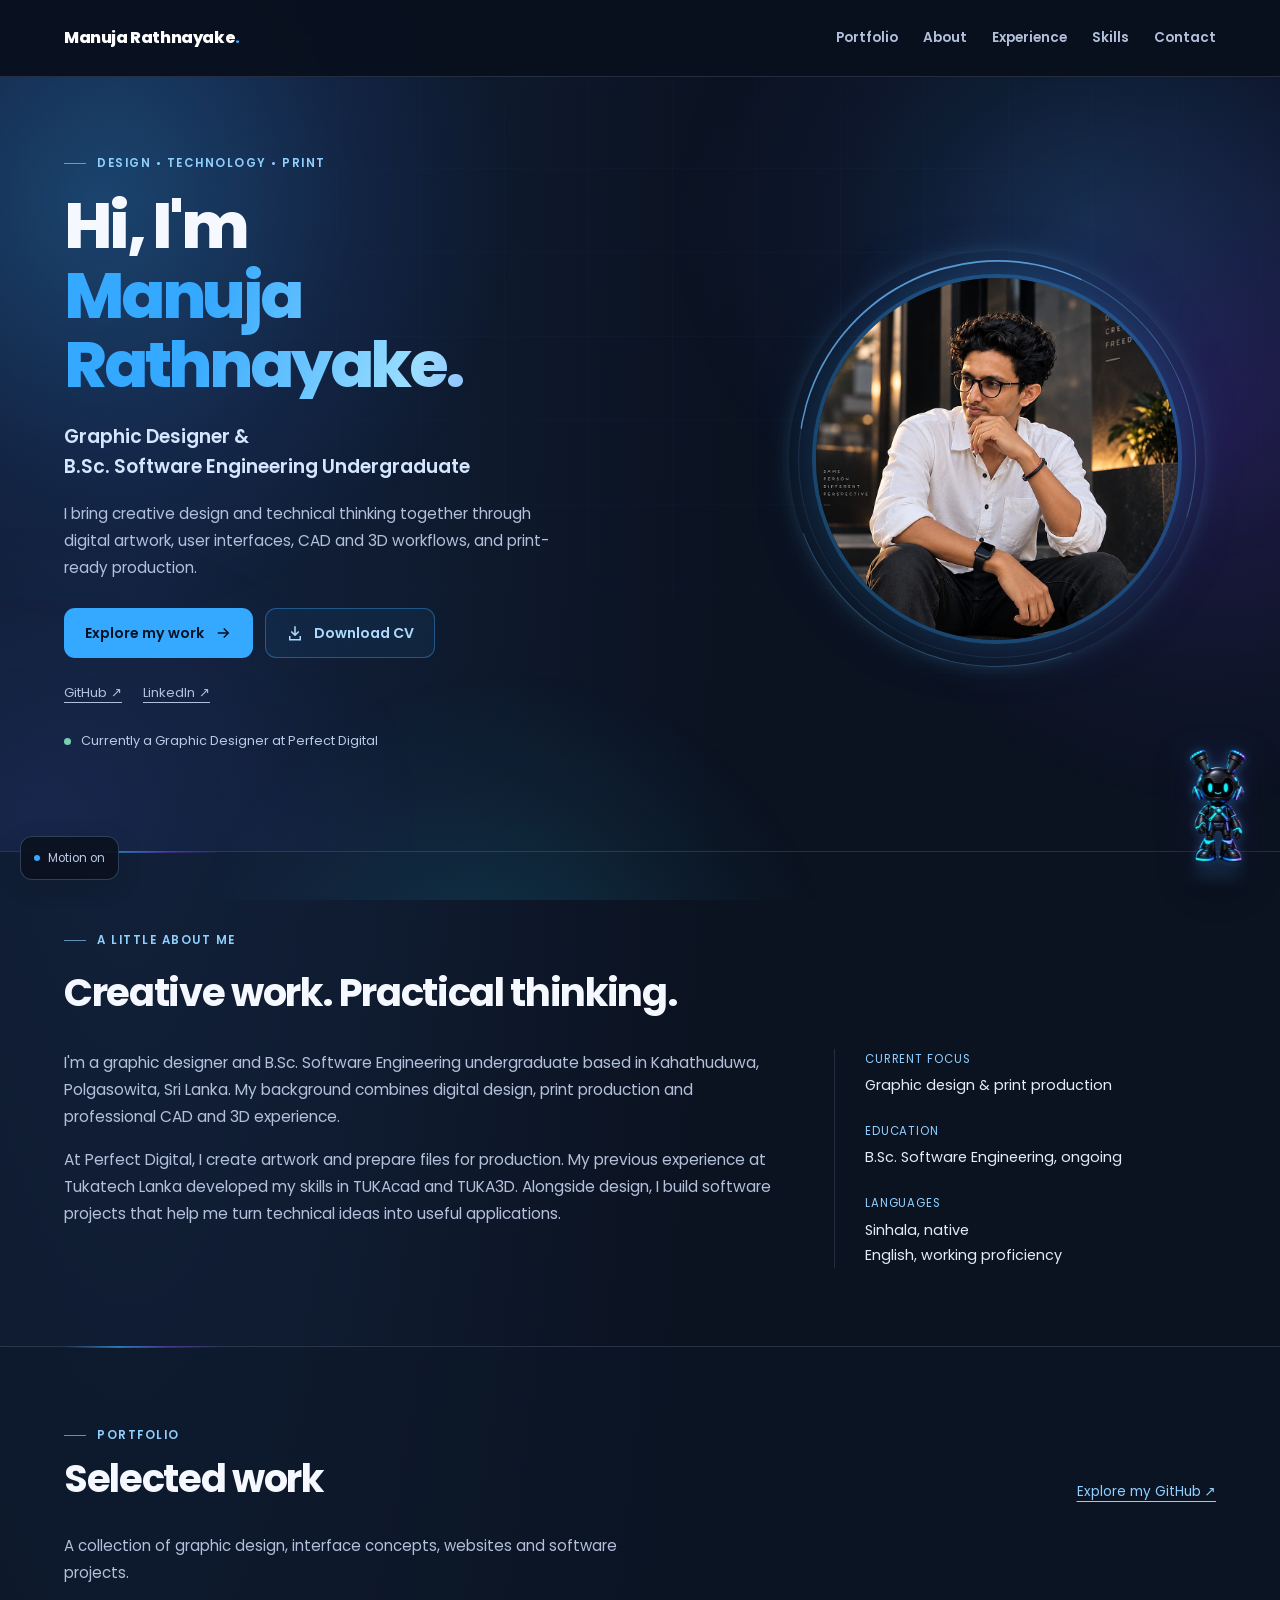
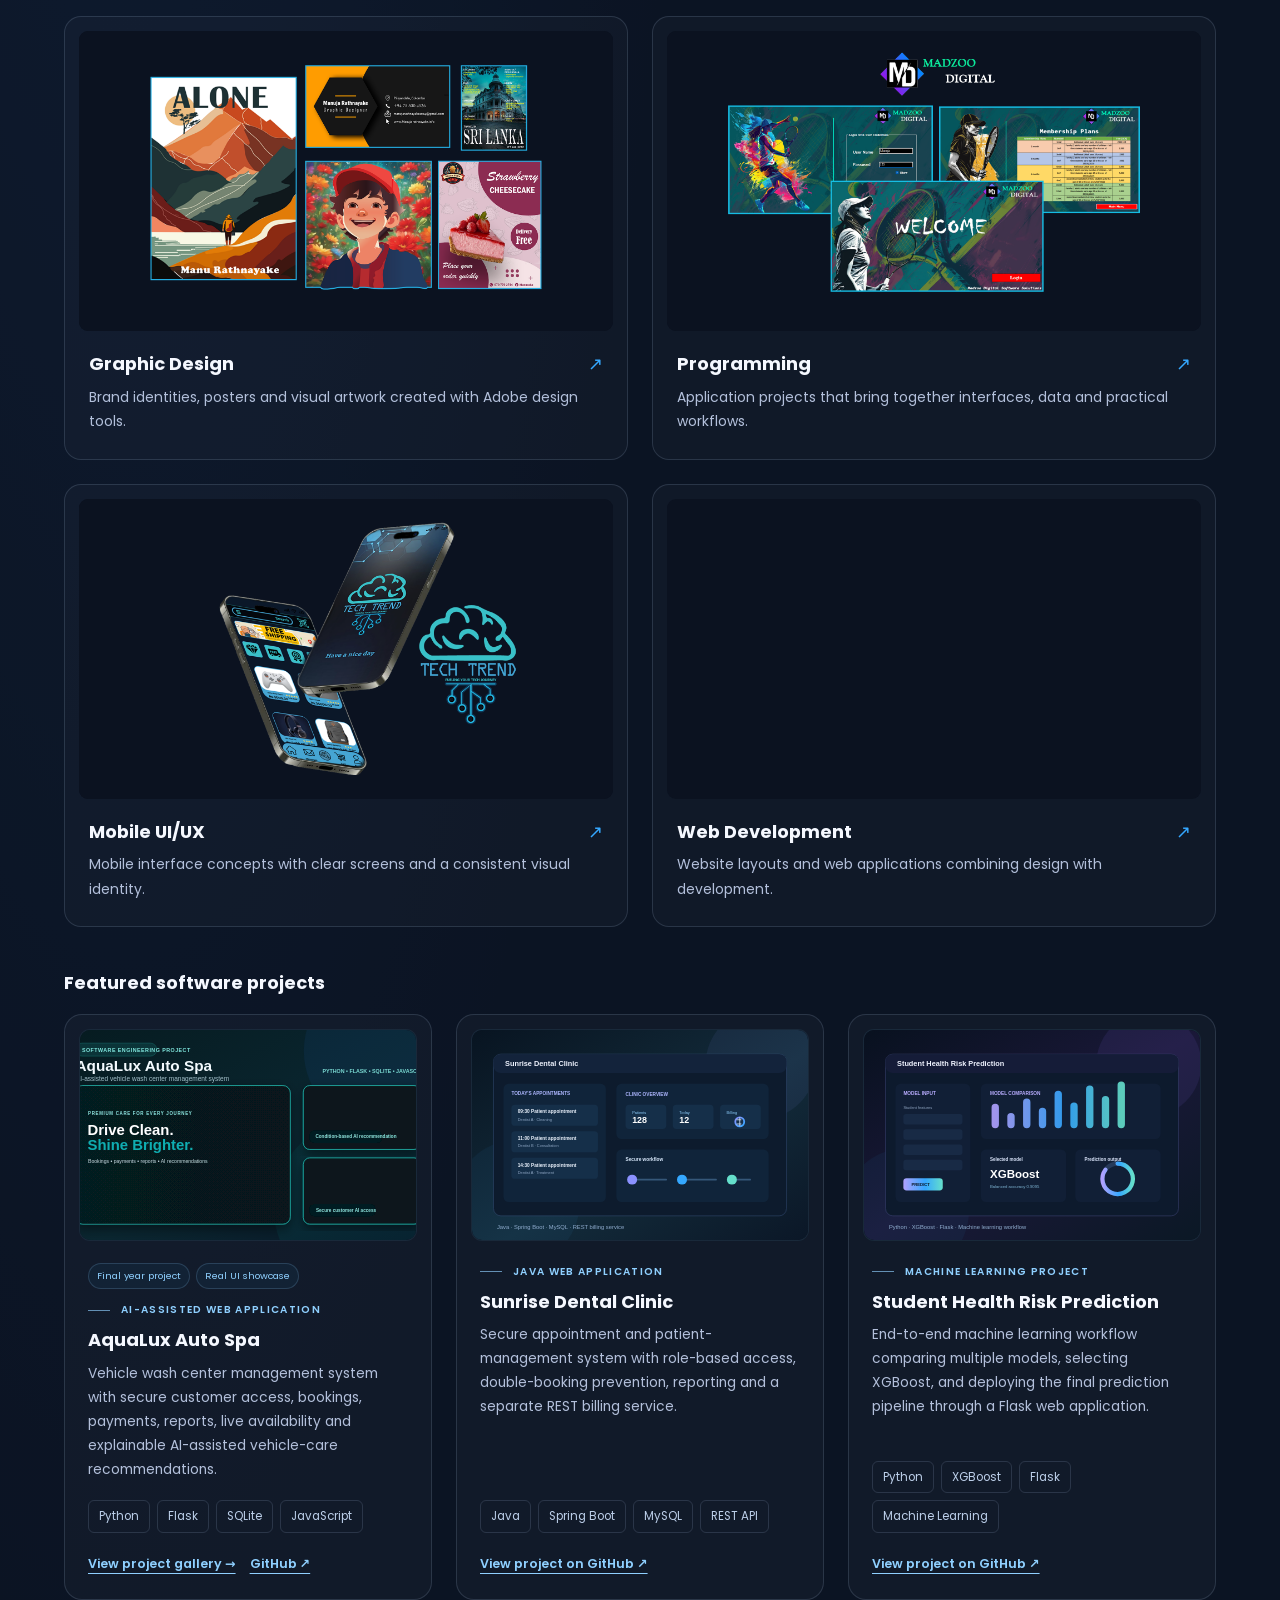
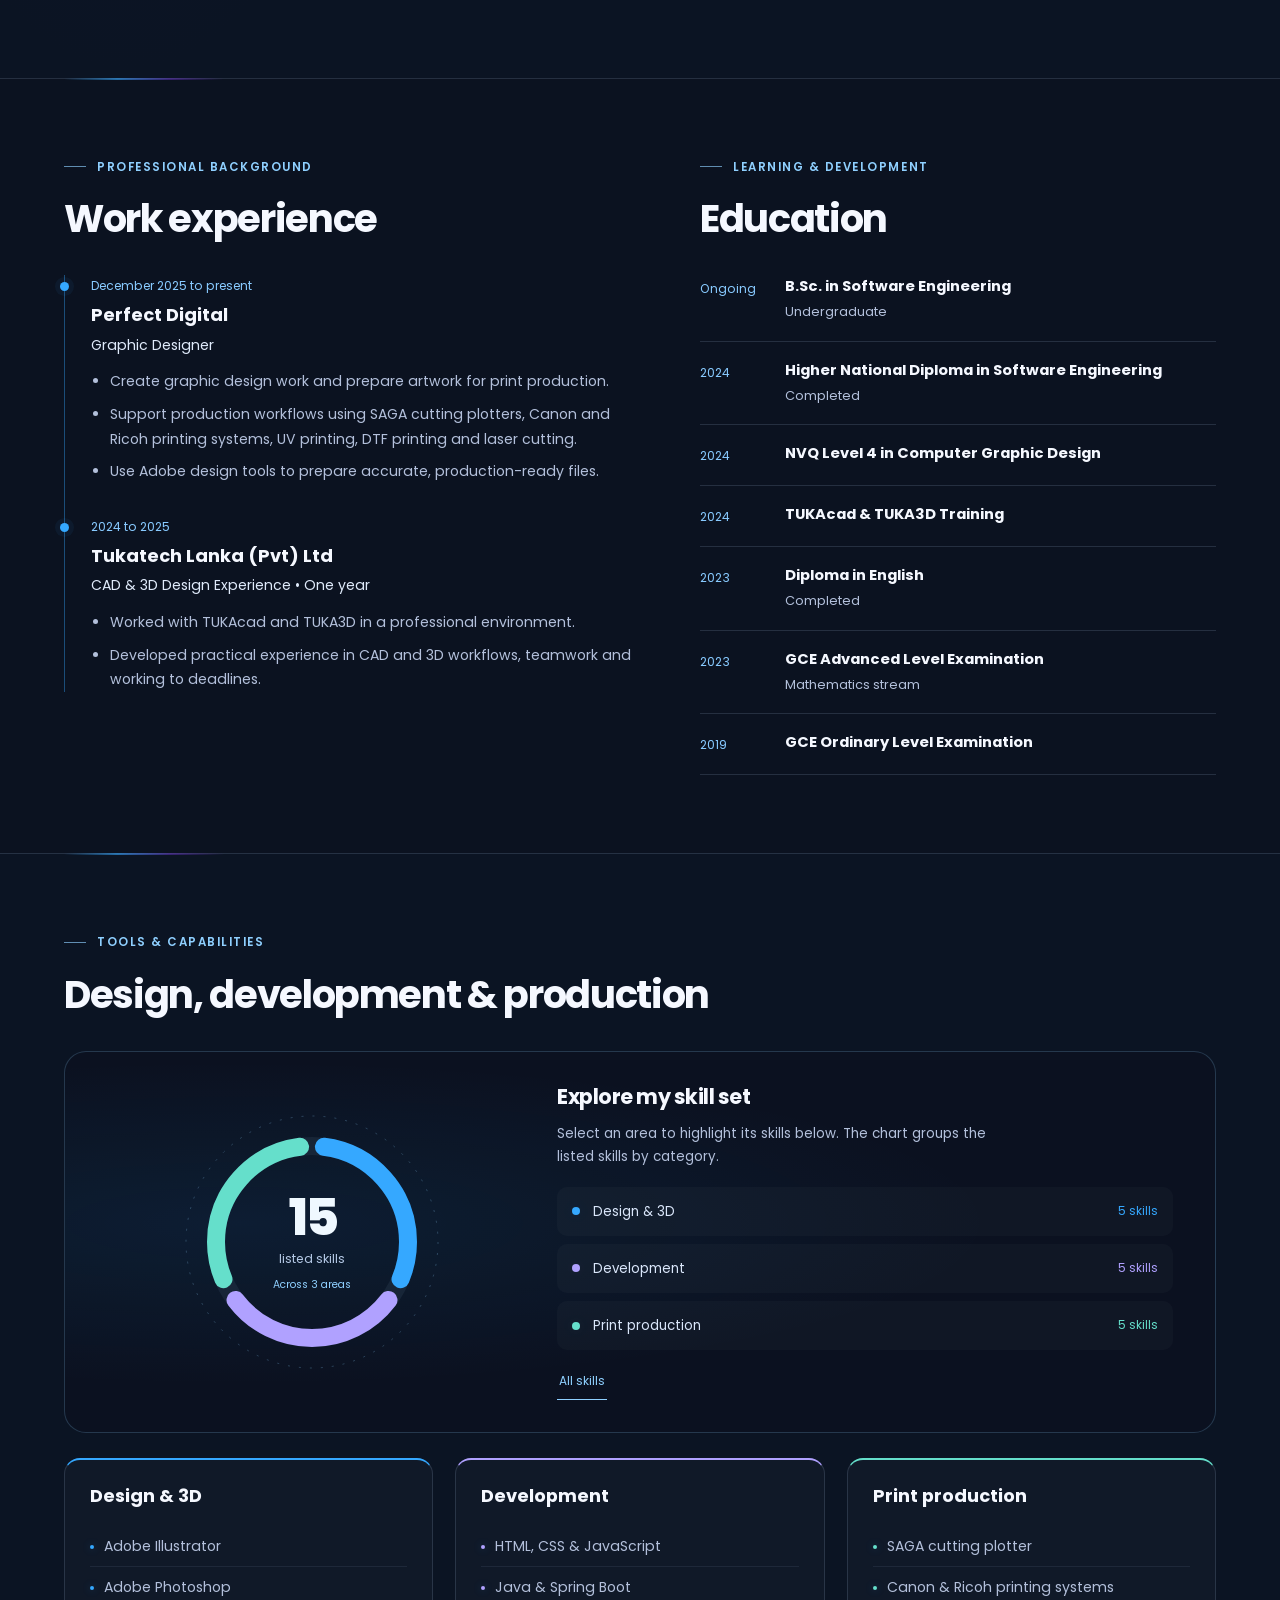
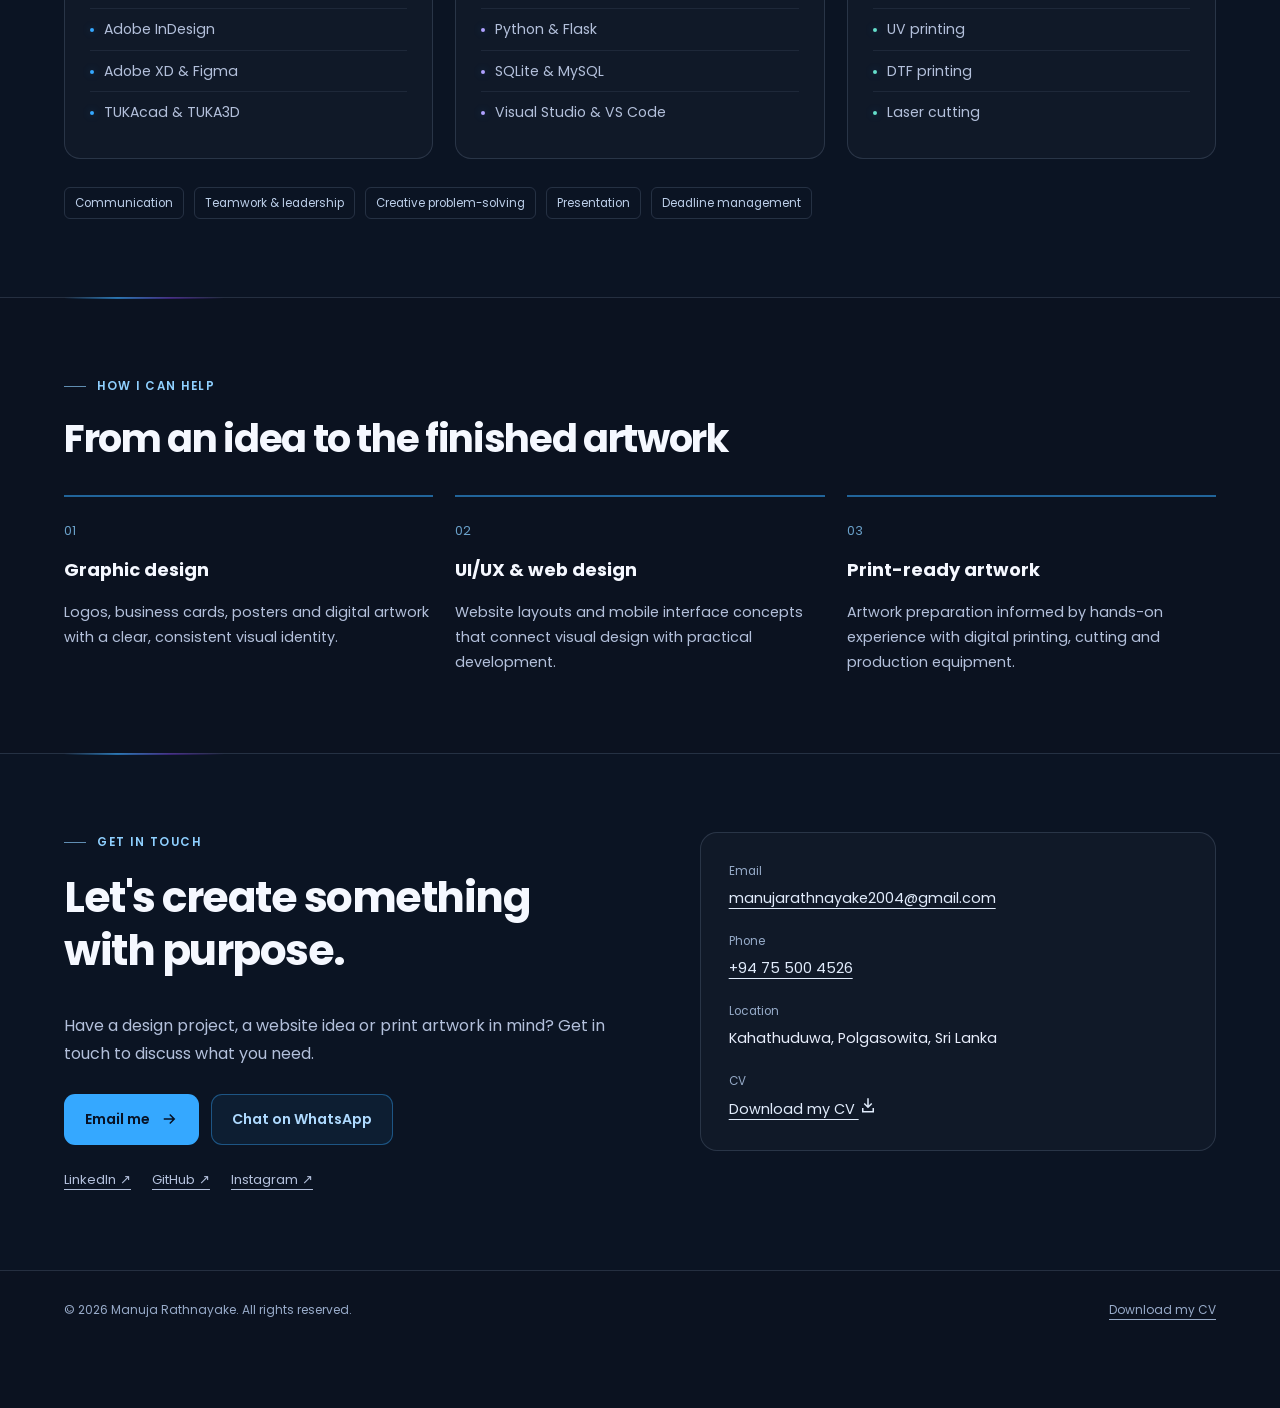
<file: index.html>
<!DOCTYPE html>
<html lang="en">
<head>
  <meta charset="utf-8">
  <meta name="viewport" content="width=device-width, initial-scale=1">
  <title>Manuja Rathnayake | Graphic Designer &amp; Software Engineering Undergraduate</title>
  <meta name="description" content="Graphic designer at Perfect Digital and B.Sc. Software Engineering undergraduate in Sri Lanka. Explore graphic design, web projects, CAD, 3D and print production experience.">
  <meta name="theme-color" content="#0b1220">
  <link rel="canonical" href="https://manujarathnayake2004.github.io/manujarathnayake/">
  <meta property="og:type" content="website">
  <meta property="og:title" content="Manuja Rathnayake | Graphic Designer &amp; Software Engineering Undergraduate">
  <meta property="og:description" content="Graphic designer at Perfect Digital and B.Sc. Software Engineering undergraduate in Sri Lanka. Explore graphic design, web projects, CAD, 3D and print production experience.">
  <meta property="og:url" content="https://manujarathnayake2004.github.io/manujarathnayake/">
  <meta property="og:image" content="https://manujarathnayake2004.github.io/manujarathnayake/Manuja_Rathnayake_.png">
  <meta property="og:image:alt" content="Manuja Rathnayake">
  <link rel="icon" type="image/png" href="Manuja_Rathnayake_logo.png">
  <link rel="preconnect" href="https://fonts.googleapis.com">
  <link rel="preconnect" href="https://fonts.gstatic.com" crossorigin>
  <link href="https://fonts.googleapis.com/css2?family=Poppins:wght@400;600;800&amp;display=swap" rel="stylesheet">
  <link rel="stylesheet" href="portfolio.css?v=20261106-whatsappbot2">
  <link rel="stylesheet" href="project-showcase.css?v=20261126-aqua2">
  <script src="portfolio.js?v=20261107-botonly2" defer></script>
<style id="mr-wa-assistant-style">
.mr-wa-assistant{
  --bot-rx:0deg;
  --bot-ry:0deg;
  --bot-x:0px;
  --bot-y:0px;
  position:fixed;
  right:22px;
  bottom:18px;
  z-index:90;
  width:82px;
  height:150px;
  display:block;
  text-decoration:none;
  cursor:pointer;
  perspective:700px;
  transform-style:preserve-3d;
  filter:drop-shadow(0 14px 18px rgba(0,0,0,.48));
}
.mr-wa-robot-only{
  position:absolute;
  inset:0;
  display:block;
  transform-style:preserve-3d;
  transform:
    translate3d(var(--bot-x),var(--bot-y),0)
    rotateX(var(--bot-rx))
    rotateY(var(--bot-ry));
  transition:filter .22s ease;
  animation:mrBotOnlyFloat 4s ease-in-out infinite;
  transform-origin:50% 72%;
}
.mr-wa-robot-only::before{
  content:"";
  position:absolute;
  left:13%;
  right:13%;
  bottom:7px;
  height:9px;
  border-radius:50%;
  background:rgba(62,180,255,.24);
  filter:blur(8px);
  transform:scaleX(.85);
  z-index:-1;
  animation:mrBotOnlyShadow 4s ease-in-out infinite;
}
.mr-wa-dance-stage{
  position:absolute;
  inset:0;
  display:block;
  transform-origin:50% 88%;
  animation:mrBotDance 7.2s ease-in-out infinite;
}
.mr-wa-robot-image{
  display:block;
  width:100%;
  height:100%;
  object-fit:contain;
  user-select:none;
  -webkit-user-drag:none;
  pointer-events:none;
  filter:
    drop-shadow(0 0 5px rgba(72,186,255,.26))
    drop-shadow(0 0 14px rgba(91,108,255,.18));
  transition:filter .22s ease,transform .22s ease;
}
.mr-wa-assistant:hover .mr-wa-robot-image,
.mr-wa-assistant:focus-visible .mr-wa-robot-image{
  filter:
    brightness(1.06)
    drop-shadow(0 0 8px rgba(103,216,255,.46))
    drop-shadow(0 0 22px rgba(126,104,255,.25));
  transform:scale(1.035);
}
.mr-wa-assistant.is-near .mr-wa-robot-image{
  filter:
    brightness(1.04)
    drop-shadow(0 0 7px rgba(92,207,255,.37))
    drop-shadow(0 0 18px rgba(111,102,255,.20));
}
.mr-wa-assistant.is-tapped .mr-wa-robot-only{
  animation:mrBotTap .44s cubic-bezier(.18,.8,.25,1);
}
.mr-wa-assistant:focus-visible{
  outline:2px solid #69d8ff;
  outline-offset:7px;
  border-radius:22px;
}
@keyframes mrBotOnlyFloat{
  0%,100%{margin-top:0}
  50%{margin-top:-4px}
}
@keyframes mrBotDance{
  0%,18%,68%,100%{transform:translateY(0) rotate(0deg) scale(1)}
  24%{transform:translateY(-4px) rotate(-7deg) scale(1.015)}
  30%{transform:translateY(0) rotate(6deg) scale(.995)}
  36%{transform:translateY(-6px) rotate(-5deg) scale(1.025)}
  42%{transform:translateY(0) rotate(5deg) scale(1)}
  48%{transform:translateY(-5px) rotate(-4deg) scale(1.02)}
  54%{transform:translateY(0) rotate(4deg) scale(1)}
  60%{transform:translateY(-3px) rotate(-2deg) scale(1.01)}
}
.mr-wa-assistant:hover .mr-wa-dance-stage,
.mr-wa-assistant:focus-visible .mr-wa-dance-stage{
  animation:mrBotDanceHover 1.45s ease-in-out infinite;
}
@keyframes mrBotDanceHover{
  0%,100%{transform:translateY(0) rotate(0deg) scale(1)}
  20%{transform:translateY(-5px) rotate(-8deg) scale(1.03)}
  40%{transform:translateY(1px) rotate(7deg) scale(1)}
  60%{transform:translateY(-7px) rotate(-5deg) scale(1.04)}
  80%{transform:translateY(0) rotate(5deg) scale(1.01)}
}
@keyframes mrBotOnlyShadow{
  0%,100%{opacity:.25;transform:scaleX(.88)}
  50%{opacity:.14;transform:scaleX(.72)}
}
@keyframes mrBotTap{
  0%{transform:translate3d(var(--bot-x),var(--bot-y),0) rotateX(var(--bot-rx)) rotateY(var(--bot-ry)) scale(1)}
  45%{transform:translate3d(var(--bot-x),calc(var(--bot-y) - 5px),0) rotateX(var(--bot-rx)) rotateY(var(--bot-ry)) scale(1.08)}
  100%{transform:translate3d(var(--bot-x),var(--bot-y),0) rotateX(var(--bot-rx)) rotateY(var(--bot-ry)) scale(1)}
}
@media(max-width:680px){
  .mr-wa-assistant{
    right:12px;
    bottom:12px;
    width:68px;
    height:125px;
  }
}
@media(max-width:380px){
  .mr-wa-assistant{
    right:8px;
    bottom:9px;
    width:62px;
    height:114px;
  }
}
@media(prefers-reduced-motion:reduce){
  .mr-wa-robot-only,
  .mr-wa-robot-only::before,
  .mr-wa-dance-stage{
    animation:none!important;
  }
  .mr-wa-robot-only{
    transform:none!important;
  }
}
@media print{
  .mr-wa-assistant{display:none!important}
}
</style>
</head>
<body>
  <a class="skip-link" href="#main">Skip to content</a>
<header class="site-header">
  <div class="container nav-inner">
    <a href="#home" class="logo">Manuja Rathnayake<span>.</span></a>
    <button class="nav-toggle" type="button" aria-expanded="false" aria-controls="primary-menu">Menu</button>
    <nav class="menu" id="primary-menu" aria-label="Main navigation"><a href="#work">Portfolio</a>
<a href="#about">About</a>
<a href="#experience">Experience</a>
<a href="#skills">Skills</a>
<a href="#contact">Contact</a></nav>
  </div>
</header>
<main id="main">
  <section class="hero" id="home" aria-labelledby="hero-title">
    <div class="container hero-grid">
      <div>
        <p class="eyebrow">Design &bull; Technology &bull; Print</p>
        <h1 id="hero-title">Hi, I'm<br><span class="accent hero-scramble-name" data-name-scramble aria-label="Manuja Rathnayake.">Manuja<br>Rathnayake.</span></h1>
        <p class="hero-role">Graphic Designer &amp;<br>B.Sc. Software Engineering Undergraduate</p>
        <p class="hero-summary">I bring creative design and technical thinking together through digital artwork, user interfaces, CAD and 3D workflows, and print-ready production.</p>
        <div class="actions">
          <a class="btn btn-primary" href="#work">Explore my work <svg width="18" height="18" viewBox="0 0 24 24" fill="none" stroke="currentColor" stroke-width="2" aria-hidden="true"><path d="M5 12h14m-6-6 6 6-6 6"/></svg></a>
          <a class="btn btn-secondary" href="Manuja_Rathnayake_CV.pdf" download><svg width="18" height="18" viewBox="0 0 24 24" fill="none" stroke="currentColor" stroke-width="2" aria-hidden="true"><path d="M12 3v12m-5-5 5 5 5-5M5 16v5h14v-5"/></svg> Download CV</a>
        </div>
        <div class="social-links" aria-label="Social profiles">
          <a href="https://github.com/manujarathnayake2004" target="_blank" rel="noopener noreferrer">GitHub &nearr;</a>
          <a href="https://www.linkedin.com/in/manuja-thushara-086bb4317" target="_blank" rel="noopener noreferrer">LinkedIn &nearr;</a>
        </div>
        <p class="current-role">Currently a Graphic Designer at Perfect Digital</p>
      </div>
      <div class="portrait-stage"><figure class="hero-photo"><img src="assets/profile/manuja-hero-portrait-clear-1000.jpg?v=20261105clear4" alt="Portrait of Manuja Rathnayake" width="1000" height="1000" fetchpriority="high" decoding="async"></figure></div>
    </div>
  </section>

  <section class="section" id="about" aria-labelledby="about-title">
    <div class="container">
      <p class="eyebrow">A little about me</p>
      <h2 id="about-title">Creative work. Practical thinking.</h2>
      <div class="about-grid">
        <div class="about-copy">
          <p>I'm a graphic designer and B.Sc. Software Engineering undergraduate based in Kahathuduwa, Polgasowita, Sri Lanka. My background combines digital design, print production and professional CAD and 3D experience.</p>
          <p>At Perfect Digital, I create artwork and prepare files for production. My previous experience at Tukatech Lanka developed my skills in TUKAcad and TUKA3D. Alongside design, I build software projects that help me turn technical ideas into useful applications.</p>
        </div>
        <dl class="facts">
          <div><dt>Current focus</dt><dd>Graphic design &amp; print production</dd></div>
          <div><dt>Education</dt><dd>B.Sc. Software Engineering, ongoing</dd></div>
          <div><dt>Languages</dt><dd>Sinhala, native<br>English, working proficiency</dd></div>
        </dl>
      </div>
    </div>
  </section>

  <section class="section section-alt" id="work" aria-labelledby="work-title">
    <div class="container">
      <div class="section-heading">
        <div><p class="eyebrow">Portfolio</p><h2 id="work-title">Selected work</h2></div>
        <a href="https://github.com/manujarathnayake2004" target="_blank" rel="noopener noreferrer">Explore my GitHub &nearr;</a>
      </div>
      <p class="section-intro">A collection of graphic design, interface concepts, websites and software projects.</p>
      <div class="work-grid"><a class="work-card" href="Graphic_Designing.html">
  <div class="work-media"><img src="Manuja_Rathnayake_graphic.png" alt="Graphic Design portfolio preview" width="1920" height="1080" loading="lazy" decoding="async"></div>
  <div class="work-caption"><h3>Graphic Design<span aria-hidden="true">&nearr;</span></h3><p>Brand identities, posters and visual artwork created with Adobe design tools.</p></div>
</a><a class="work-card" href="Programming.html">
  <div class="work-media"><img src="Manuja_Rathnayake_program2.png" alt="Programming portfolio preview" width="1920" height="1080" loading="lazy" decoding="async"></div>
  <div class="work-caption"><h3>Programming<span aria-hidden="true">&nearr;</span></h3><p>Application projects that bring together interfaces, data and practical workflows.</p></div>
</a><a class="work-card" href="Mobile_UI_UX.html">
  <div class="work-media"><img src="Manuja_Rathnayake_app2.png" alt="Mobile UI/UX portfolio preview" width="1920" height="1080" loading="lazy" decoding="async"></div>
  <div class="work-caption"><h3>Mobile UI/UX<span aria-hidden="true">&nearr;</span></h3><p>Mobile interface concepts with clear screens and a consistent visual identity.</p></div>
</a><a class="work-card" href="Web_development.html">
  <div class="work-media"><img src="Manuja_Rathnayake_website.png" alt="Web Development portfolio preview" width="1920" height="1080" loading="lazy" decoding="async"></div>
  <div class="work-caption"><h3>Web Development<span aria-hidden="true">&nearr;</span></h3><p>Website layouts and web applications combining design with development.</p></div>
</a></div>
      <h3 class="project-heading">Featured software projects</h3>
      <div class="project-showcase-grid">
        <article class="project-showcase-card">
          <a class="project-showcase-media" href="AquaLux.html" aria-label="View AquaLux Auto Spa project gallery">
            <img src="assets/projects/aqualux/aqualux-cover.svg" alt="AquaLux Auto Spa project cover created from real interface screenshots" width="1600" height="900" loading="lazy" decoding="async">
          </a>
          <div class="project-showcase-body">
            <div class="project-card-kicker"><span>Final year project</span><span>Real UI showcase</span></div>
            <p class="eyebrow">AI-assisted web application</p>
            <h3>AquaLux Auto Spa</h3>
            <p>Vehicle wash center management system with secure customer access, bookings, payments, reports, live availability and explainable AI-assisted vehicle-care recommendations.</p>
            <div class="tags" aria-label="Technologies"><span class="tag">Python</span><span class="tag">Flask</span><span class="tag">SQLite</span><span class="tag">JavaScript</span></div>
            <div class="project-showcase-links"><a href="AquaLux.html">View project gallery &rarr;</a><a href="https://github.com/manujarathnayake2004/AquaLux-Vehicle-Wash-Center" target="_blank" rel="noopener noreferrer">GitHub &nearr;</a></div>
          </div>
        </article>
        <article class="project-showcase-card">
          <a class="project-showcase-media" href="https://github.com/manujarathnayake2004/SunriseDentalClinic" target="_blank" rel="noopener noreferrer" aria-label="View Sunrise Dental Clinic project on GitHub">
            <img src="assets/projects/sunrise-dental-cover.svg" alt="Sunrise Dental Clinic appointment management project preview" width="1280" height="800" loading="lazy" decoding="async">
          </a>
          <div class="project-showcase-body">
            <p class="eyebrow">Java web application</p>
            <h3>Sunrise Dental Clinic</h3>
            <p>Secure appointment and patient-management system with role-based access, double-booking prevention, reporting and a separate REST billing service.</p>
            <div class="tags" aria-label="Technologies"><span class="tag">Java</span><span class="tag">Spring Boot</span><span class="tag">MySQL</span><span class="tag">REST API</span></div>
            <div class="project-showcase-links"><a href="https://github.com/manujarathnayake2004/SunriseDentalClinic" target="_blank" rel="noopener noreferrer">View project on GitHub &nearr;</a></div>
          </div>
        </article>
        <article class="project-showcase-card">
          <a class="project-showcase-media" href="https://github.com/manujarathnayake2004/Student_Health_Risk_Prediction_System" target="_blank" rel="noopener noreferrer" aria-label="View Student Health Risk Prediction System on GitHub">
            <img src="assets/projects/student-health-cover.svg" alt="Student Health Risk Prediction machine learning project preview" width="1280" height="800" loading="lazy" decoding="async">
          </a>
          <div class="project-showcase-body">
            <p class="eyebrow">Machine learning project</p>
            <h3>Student Health Risk Prediction</h3>
            <p>End-to-end machine learning workflow comparing multiple models, selecting XGBoost, and deploying the final prediction pipeline through a Flask web application.</p>
            <div class="tags" aria-label="Technologies"><span class="tag">Python</span><span class="tag">XGBoost</span><span class="tag">Flask</span><span class="tag">Machine Learning</span></div>
            <div class="project-showcase-links"><a href="https://github.com/manujarathnayake2004/Student_Health_Risk_Prediction_System" target="_blank" rel="noopener noreferrer">View project on GitHub &nearr;</a></div>
          </div>
        </article>
      </div>
    </div>
  </section>

  <section class="section" id="experience" aria-labelledby="experience-title">
    <div class="container career-grid">
      <div>
        <p class="eyebrow">Professional background</p>
        <h2 id="experience-title">Work experience</h2>
        <div class="timeline">
          <article class="timeline-item">
            <p class="date">December 2025 to present</p>
            <h3>Perfect Digital</h3>
            <p class="role">Graphic Designer</p>
            <ul><li>Create graphic design work and prepare artwork for print production.</li><li>Support production workflows using SAGA cutting plotters, Canon and Ricoh printing systems, UV printing, DTF printing and laser cutting.</li><li>Use Adobe design tools to prepare accurate, production-ready files.</li></ul>
          </article>
          <article class="timeline-item">
            <p class="date">2024 to 2025</p>
            <h3>Tukatech Lanka (Pvt) Ltd</h3>
            <p class="role">CAD &amp; 3D Design Experience &bull; One year</p>
            <ul><li>Worked with TUKAcad and TUKA3D in a professional environment.</li><li>Developed practical experience in CAD and 3D workflows, teamwork and working to deadlines.</li></ul>
          </article>
        </div>
      </div>
      <div>
        <p class="eyebrow">Learning &amp; development</p>
        <h2>Education</h2>
        <ul class="education-list"><li><span class="date">Ongoing</span><div><h3>B.Sc. in Software Engineering</h3><p>Undergraduate</p></div></li><li><span class="date">2024</span><div><h3>Higher National Diploma in Software Engineering</h3><p>Completed</p></div></li><li><span class="date">2024</span><div><h3>NVQ Level 4 in Computer Graphic Design</h3></div></li><li><span class="date">2024</span><div><h3>TUKAcad &amp; TUKA3D Training</h3></div></li><li><span class="date">2023</span><div><h3>Diploma in English</h3><p>Completed</p></div></li><li><span class="date">2023</span><div><h3>GCE Advanced Level Examination</h3><p>Mathematics stream</p></div></li><li><span class="date">2019</span><div><h3>GCE Ordinary Level Examination</h3></div></li></ul>
      </div>
    </div>
  </section>

  <section class="section section-alt" id="skills" aria-labelledby="skills-title">
    <div class="container">
      <p class="eyebrow">Tools &amp; capabilities</p>
      <h2 id="skills-title">Design, development &amp; production</h2>
      <div class="skills-overview" data-skills-chart role="group" aria-labelledby="skills-overview-title">
        <div class="skill-chart-visual">
          <svg class="skill-donut" viewBox="0 0 280 280" role="group" aria-label="Skills by category">
            <circle class="skill-chart-orbit" cx="140" cy="140" r="126" fill="none" stroke="currentColor" stroke-dasharray="2 9" aria-hidden="true"/>
            <circle class="skill-chart-track" cx="140" cy="140" r="96" fill="none" stroke-width="18" aria-hidden="true"/>
            <g transform="rotate(-90 140 140)">
              <circle class="skill-slice" data-skill-select="design" cx="140" cy="140" r="96" pathLength="100" fill="none" stroke-width="18" stroke-linecap="round" stroke-dasharray="29.333 70.667" stroke-dashoffset="-2" style="--skill-color:#35a8ff" role="button" tabindex="0" aria-label="Highlight Design and 3D, 5 listed skills" aria-pressed="false" aria-controls="skill-design"/>
              <circle class="skill-slice" data-skill-select="development" cx="140" cy="140" r="96" pathLength="100" fill="none" stroke-width="18" stroke-linecap="round" stroke-dasharray="29.333 70.667" stroke-dashoffset="-35.333" style="--skill-color:#b0a1ff" role="button" tabindex="0" aria-label="Highlight Development, 5 listed skills" aria-pressed="false" aria-controls="skill-development"/>
              <circle class="skill-slice" data-skill-select="production" cx="140" cy="140" r="96" pathLength="100" fill="none" stroke-width="18" stroke-linecap="round" stroke-dasharray="29.333 70.667" stroke-dashoffset="-68.667" style="--skill-color:#65dfcb" role="button" tabindex="0" aria-label="Highlight Print production, 5 listed skills" aria-pressed="false" aria-controls="skill-production"/>
            </g>
          </svg>
          <div class="skill-chart-readout" aria-live="polite" aria-atomic="true"><strong data-skill-count>15</strong><span class="skill-count-label">listed skills</span><span data-skill-caption>Across 3 areas</span></div>
        </div>
        <div class="skill-chart-controls">
          <h3 id="skills-overview-title">Explore my skill set</h3>
          <p class="skill-chart-description">Select an area to highlight its skills below. The chart groups the listed skills by category.</p>
          <div class="skill-chart-legend" aria-label="Choose a skill category">
            <button class="skill-chart-option" type="button" data-skill-select="design" style="--skill-color:#35a8ff" aria-pressed="false" aria-controls="skill-design"><span class="skill-chart-dot" aria-hidden="true"></span><span>Design &amp; 3D</span><span class="skill-option-count">5 skills</span></button>
            <button class="skill-chart-option" type="button" data-skill-select="development" style="--skill-color:#b0a1ff" aria-pressed="false" aria-controls="skill-development"><span class="skill-chart-dot" aria-hidden="true"></span><span>Development</span><span class="skill-option-count">5 skills</span></button>
            <button class="skill-chart-option" type="button" data-skill-select="production" style="--skill-color:#65dfcb" aria-pressed="false" aria-controls="skill-production"><span class="skill-chart-dot" aria-hidden="true"></span><span>Print production</span><span class="skill-option-count">5 skills</span></button>
          </div>
          <button class="skill-chart-reset" type="button" data-skill-reset aria-pressed="true">All skills</button>
        </div>
      </div>
      <div class="skills-grid">
        <article class="skill-group" id="skill-design" data-skill-group="design" style="--skill-color:#35a8ff"><h3>Design &amp; 3D</h3><ul><li>Adobe Illustrator</li><li>Adobe Photoshop</li><li>Adobe InDesign</li><li>Adobe XD &amp; Figma</li><li>TUKAcad &amp; TUKA3D</li></ul></article>
        <article class="skill-group" id="skill-development" data-skill-group="development" style="--skill-color:#b0a1ff"><h3>Development</h3><ul><li>HTML, CSS &amp; JavaScript</li><li>Java &amp; Spring Boot</li><li>Python &amp; Flask</li><li>SQLite &amp; MySQL</li><li>Visual Studio &amp; VS Code</li></ul></article>
        <article class="skill-group" id="skill-production" data-skill-group="production" style="--skill-color:#65dfcb"><h3>Print production</h3><ul><li>SAGA cutting plotter</li><li>Canon &amp; Ricoh printing systems</li><li>UV printing</li><li>DTF printing</li><li>Laser cutting</li></ul></article>
      </div>
      <ul class="strengths" aria-label="Professional strengths"><li>Communication</li><li>Teamwork &amp; leadership</li><li>Creative problem-solving</li><li>Presentation</li><li>Deadline management</li></ul>
    </div>
  </section>

  <section class="section" id="services" aria-labelledby="services-title">
    <div class="container">
      <p class="eyebrow">How I can help</p>
      <h2 id="services-title">From an idea to the finished artwork</h2>
      <div class="services-grid">
        <article class="service"><span class="service-number" aria-hidden="true">01</span><h3>Graphic design</h3><p>Logos, business cards, posters and digital artwork with a clear, consistent visual identity.</p></article>
        <article class="service"><span class="service-number" aria-hidden="true">02</span><h3>UI/UX &amp; web design</h3><p>Website layouts and mobile interface concepts that connect visual design with practical development.</p></article>
        <article class="service"><span class="service-number" aria-hidden="true">03</span><h3>Print-ready artwork</h3><p>Artwork preparation informed by hands-on experience with digital printing, cutting and production equipment.</p></article>
      </div>
    </div>
  </section>

  <section class="section section-alt" id="contact" aria-labelledby="contact-title">
    <div class="container contact-grid">
      <div>
        <p class="eyebrow">Get in touch</p>
        <h2 id="contact-title">Let's create something<br>with purpose.</h2>
        <p>Have a design project, a website idea or print artwork in mind? Get in touch to discuss what you need.</p>
        <div class="actions"><a class="btn btn-primary" href="mailto:manujarathnayake2004@gmail.com">Email me <svg width="18" height="18" viewBox="0 0 24 24" fill="none" stroke="currentColor" stroke-width="2" aria-hidden="true"><path d="M5 12h14m-6-6 6 6-6 6"/></svg></a><a class="btn btn-secondary" href="https://wa.me/94755004526" target="_blank" rel="noopener noreferrer">Chat on WhatsApp</a></div>
        <div class="social-links"><a href="https://www.linkedin.com/in/manuja-thushara-086bb4317" target="_blank" rel="noopener noreferrer">LinkedIn &nearr;</a><a href="https://github.com/manujarathnayake2004" target="_blank" rel="noopener noreferrer">GitHub &nearr;</a><a href="https://www.instagram.com/ma_nu_rathnayake" target="_blank" rel="noopener noreferrer">Instagram &nearr;</a></div>
      </div>
      <dl class="contact-details">
        <div><dt>Email</dt><dd><a href="mailto:manujarathnayake2004@gmail.com">manujarathnayake2004@gmail.com</a></dd></div>
        <div><dt>Phone</dt><dd><a href="tel:+94755004526">+94 75 500 4526</a></dd></div>
        <div><dt>Location</dt><dd>Kahathuduwa, Polgasowita, Sri Lanka</dd></div>
        <div><dt>CV</dt><dd><a href="Manuja_Rathnayake_CV.pdf" download>Download my CV <svg width="18" height="18" viewBox="0 0 24 24" fill="none" stroke="currentColor" stroke-width="2" aria-hidden="true"><path d="M12 3v12m-5-5 5 5 5-5M5 16v5h14v-5"/></svg></a></dd></div>
      </dl>
    </div>
  </section>
</main>
<footer class="footer">
  <div class="container footer-inner">
    <p>&copy; <span data-year>2026</span> Manuja Rathnayake. All rights reserved.</p>
    <a href="Manuja_Rathnayake_CV.pdf" download>Download my CV</a>
  </div>
</footer>
<a class="mr-wa-assistant" href="https://wa.me/94755004526" target="_blank" rel="noopener noreferrer" aria-label="Chat with Manuja on WhatsApp">
  <span class="mr-wa-robot-only" aria-hidden="true">
    <span class="mr-wa-dance-stage">
      <img class="mr-wa-robot-image" src="[data-uri]" alt="" width="370" height="675" decoding="async">
    </span>
  </span>
</a>
</body>
</html>
</file>
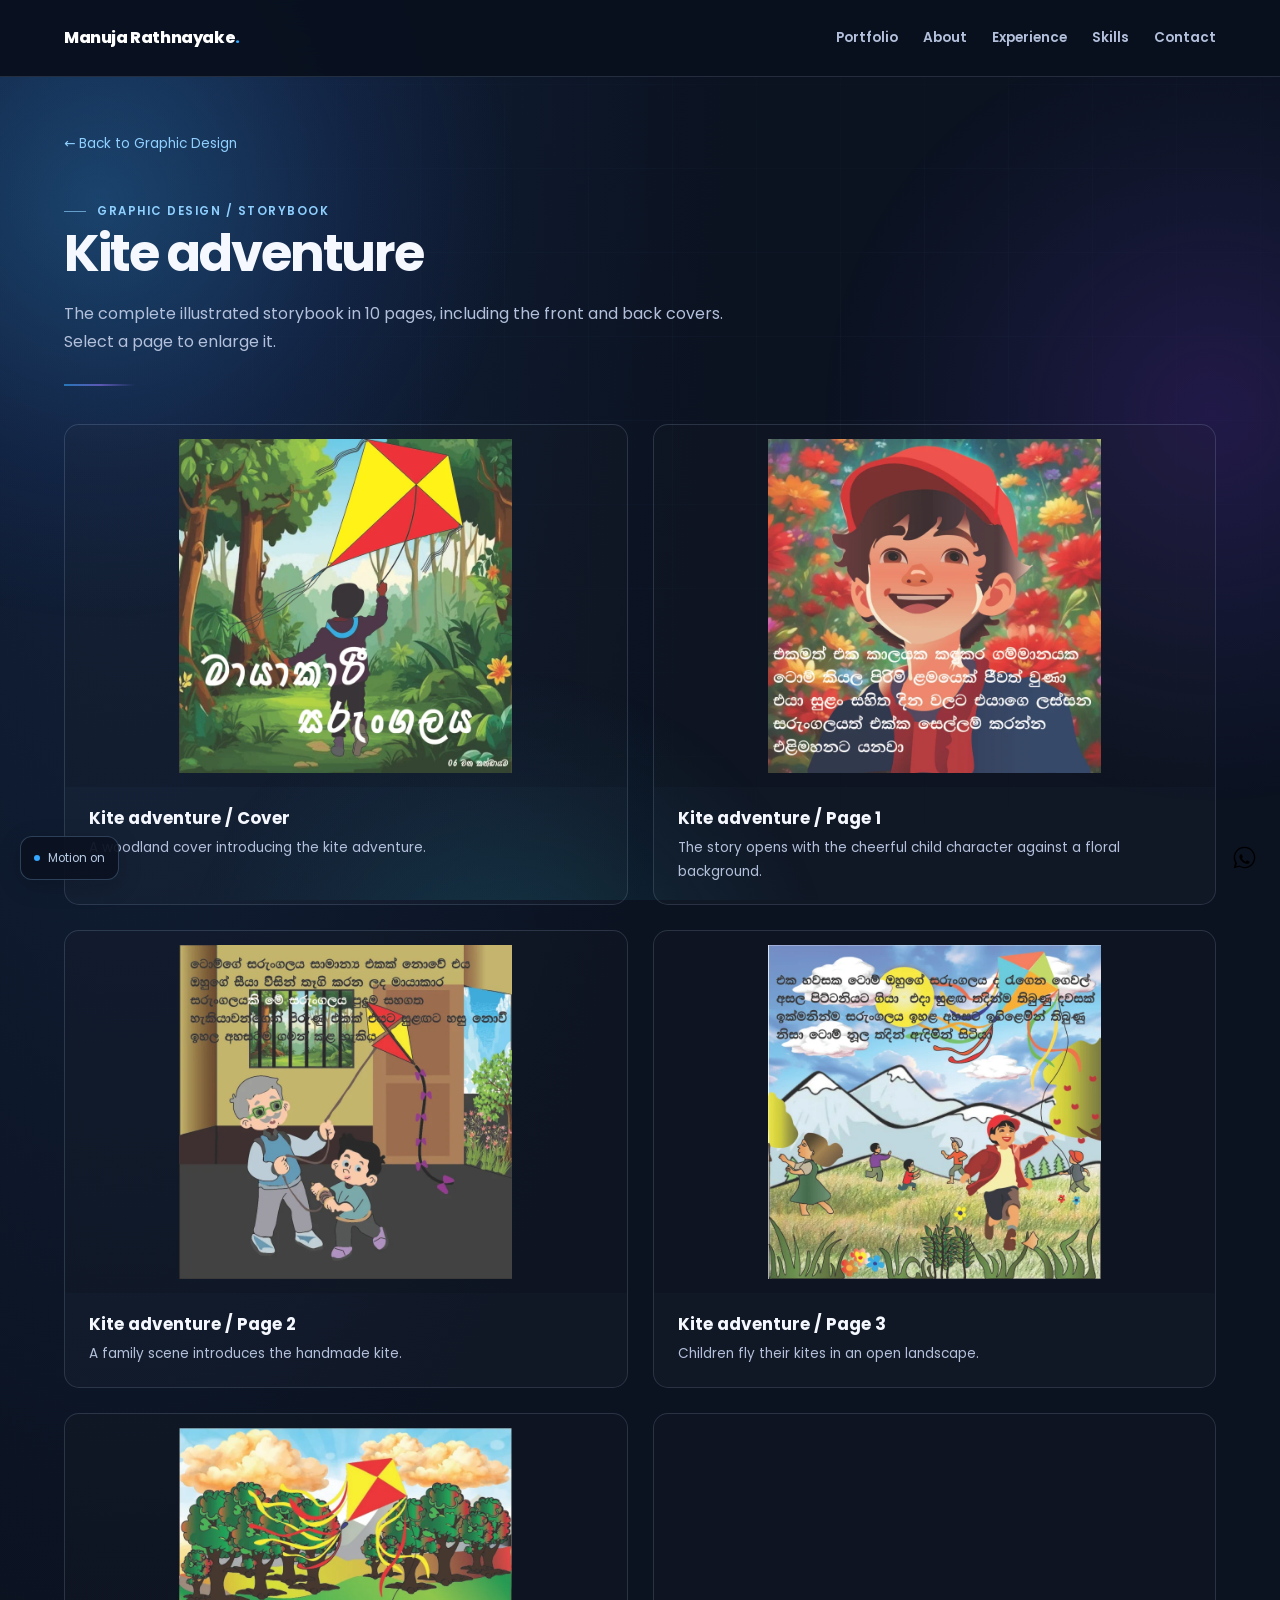
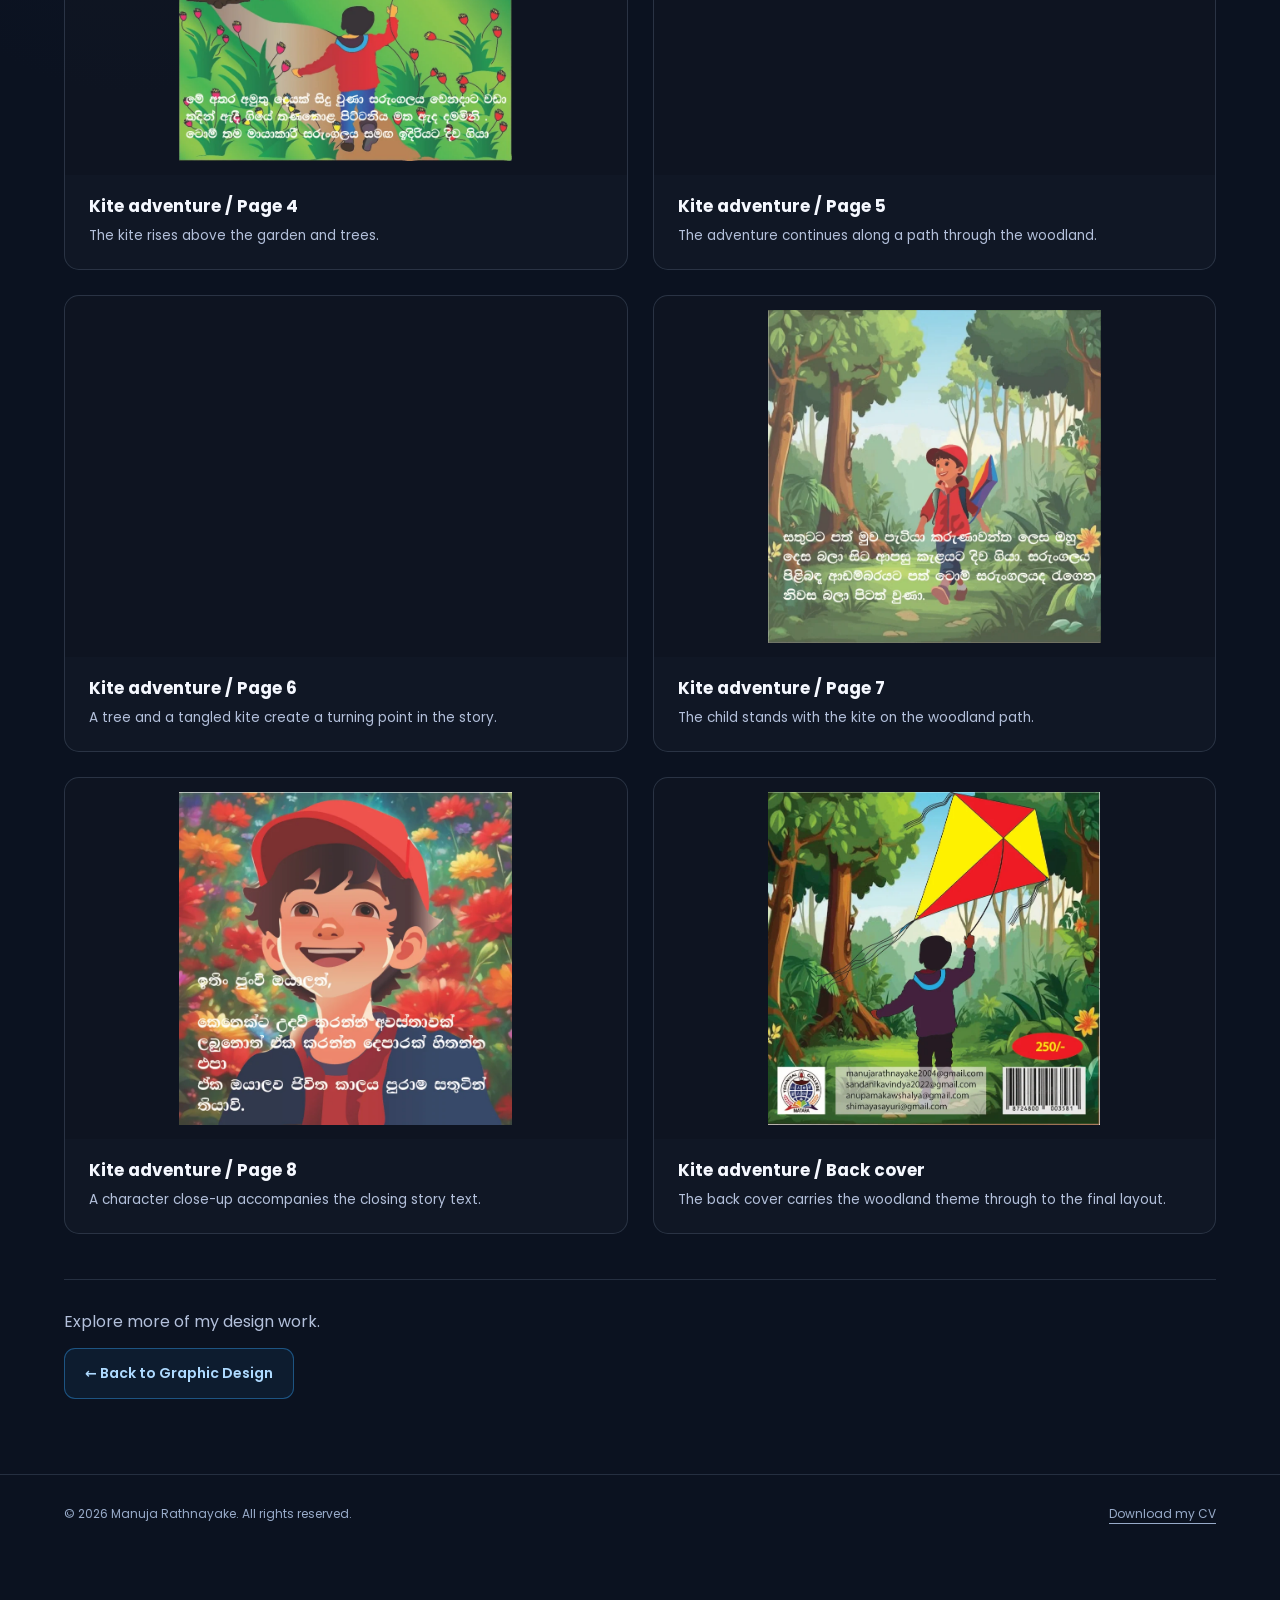
<file: graphic-design/storybook/index.html>
<!DOCTYPE html>
<html lang="en">
<head>
  <meta charset="utf-8">
  <meta name="viewport" content="width=device-width, initial-scale=1">
  <title>Kite Adventure Storybook | Manuja Rathnayake</title>
  <meta name="description" content="The complete Kite adventure illustrated storybook, with all 10 pages in reading order.">
  <meta name="theme-color" content="#0b1220">
  <link rel="canonical" href="https://manujarathnayake2004.github.io/manujarathnayake/graphic-design/storybook/">
  <meta property="og:type" content="website">
  <meta property="og:title" content="Kite Adventure Storybook | Manuja Rathnayake">
  <meta property="og:description" content="The complete Kite adventure illustrated storybook, with all 10 pages in reading order.">
  <meta property="og:url" content="https://manujarathnayake2004.github.io/manujarathnayake/graphic-design/storybook/">
  <meta property="og:image" content="https://manujarathnayake2004.github.io/manujarathnayake/assets/graphic-design/kite-story-01.webp">
  <meta property="og:image:alt" content="Kite adventure storybook cover">
  <link rel="icon" type="image/png" href="../../Manuja_Rathnayake_logo.png">
  <link rel="preconnect" href="https://fonts.googleapis.com">
  <link rel="preconnect" href="https://fonts.gstatic.com" crossorigin>
  <link href="https://fonts.googleapis.com/css2?family=Poppins:wght@400;600;800&amp;display=swap" rel="stylesheet">
  <link rel="stylesheet" href="../../portfolio.css?v=20261020-skills1">
  <script src="../../portfolio.js?v=20261020-skills1" defer></script>
</head>
<body>
  <a class="skip-link" href="#main">Skip to content</a>
<header class="site-header">
  <div class="container nav-inner">
    <a href="../../index.html#home" class="logo">Manuja Rathnayake<span>.</span></a>
    <button class="nav-toggle" type="button" aria-expanded="false" aria-controls="primary-menu">Menu</button>
    <nav class="menu" id="primary-menu" aria-label="Main navigation"><a href="../../index.html#work">Portfolio</a>
<a href="../../index.html#about">About</a>
<a href="../../index.html#experience">Experience</a>
<a href="../../index.html#skills">Skills</a>
<a href="../../index.html#contact">Contact</a></nav>
  </div>
</header>
<main id="main">
  <header class="container gallery-header">
    <a class="back-link" href="../../Graphic_Designing.html#illustrated-story-title">&larr; Back to Graphic Design</a>
    <p class="eyebrow">Graphic Design / Storybook</p>
    <h1>Kite adventure</h1>
    <p>The complete illustrated storybook in 10 pages, including the front and back covers. Select a page to enlarge it.</p>
  </header>
  <div class="container gallery-main">
    <div class="gallery-grid" aria-label="Storybook pages in reading order">
<figure class="gallery-item">
  <a class="image-link" href="../../assets/graphic-design/kite-story-01.webp" data-lightbox="Kite adventure / Cover" aria-label="Enlarge Kite adventure / Cover"><img src="../../assets/graphic-design/kite-story-01-thumb.webp" srcset="../../assets/graphic-design/kite-story-01-thumb.webp 800w, ../../assets/graphic-design/kite-story-01.webp 2200w" sizes="(max-width: 600px) 90vw, (max-width: 1312px) 45vw, 550px" alt="Kite adventure / Cover. A woodland cover introducing the kite adventure." width="800" height="800" loading="lazy" decoding="async"></a>
  <figcaption><h2>Kite adventure / Cover</h2><p>A woodland cover introducing the kite adventure.</p></figcaption>
</figure>
<figure class="gallery-item">
  <a class="image-link" href="../../assets/graphic-design/kite-story-02.webp" data-lightbox="Kite adventure / Page 1" aria-label="Enlarge Kite adventure / Page 1"><img src="../../assets/graphic-design/kite-story-02-thumb.webp" srcset="../../assets/graphic-design/kite-story-02-thumb.webp 800w, ../../assets/graphic-design/kite-story-02.webp 2200w" sizes="(max-width: 600px) 90vw, (max-width: 1312px) 45vw, 550px" alt="Kite adventure / Page 1. The story opens with the cheerful child character against a floral background." width="800" height="800" loading="lazy" decoding="async"></a>
  <figcaption><h2>Kite adventure / Page 1</h2><p>The story opens with the cheerful child character against a floral background.</p></figcaption>
</figure>
<figure class="gallery-item">
  <a class="image-link" href="../../assets/graphic-design/kite-story-03.webp" data-lightbox="Kite adventure / Page 2" aria-label="Enlarge Kite adventure / Page 2"><img src="../../assets/graphic-design/kite-story-03-thumb.webp" srcset="../../assets/graphic-design/kite-story-03-thumb.webp 800w, ../../assets/graphic-design/kite-story-03.webp 2200w" sizes="(max-width: 600px) 90vw, (max-width: 1312px) 45vw, 550px" alt="Kite adventure / Page 2. A family scene introduces the handmade kite." width="800" height="800" loading="lazy" decoding="async"></a>
  <figcaption><h2>Kite adventure / Page 2</h2><p>A family scene introduces the handmade kite.</p></figcaption>
</figure>
<figure class="gallery-item">
  <a class="image-link" href="../../assets/graphic-design/kite-story-04.webp" data-lightbox="Kite adventure / Page 3" aria-label="Enlarge Kite adventure / Page 3"><img src="../../assets/graphic-design/kite-story-04-thumb.webp" srcset="../../assets/graphic-design/kite-story-04-thumb.webp 800w, ../../assets/graphic-design/kite-story-04.webp 2200w" sizes="(max-width: 600px) 90vw, (max-width: 1312px) 45vw, 550px" alt="Kite adventure / Page 3. Children fly their kites in an open landscape." width="800" height="800" loading="lazy" decoding="async"></a>
  <figcaption><h2>Kite adventure / Page 3</h2><p>Children fly their kites in an open landscape.</p></figcaption>
</figure>
<figure class="gallery-item">
  <a class="image-link" href="../../assets/graphic-design/kite-story-05.webp" data-lightbox="Kite adventure / Page 4" aria-label="Enlarge Kite adventure / Page 4"><img src="../../assets/graphic-design/kite-story-05-thumb.webp" srcset="../../assets/graphic-design/kite-story-05-thumb.webp 800w, ../../assets/graphic-design/kite-story-05.webp 2200w" sizes="(max-width: 600px) 90vw, (max-width: 1312px) 45vw, 550px" alt="Kite adventure / Page 4. The kite rises above the garden and trees." width="800" height="800" loading="lazy" decoding="async"></a>
  <figcaption><h2>Kite adventure / Page 4</h2><p>The kite rises above the garden and trees.</p></figcaption>
</figure>
<figure class="gallery-item">
  <a class="image-link" href="../../assets/graphic-design/kite-story-06.webp" data-lightbox="Kite adventure / Page 5" aria-label="Enlarge Kite adventure / Page 5"><img src="../../assets/graphic-design/kite-story-06-thumb.webp" srcset="../../assets/graphic-design/kite-story-06-thumb.webp 800w, ../../assets/graphic-design/kite-story-06.webp 2200w" sizes="(max-width: 600px) 90vw, (max-width: 1312px) 45vw, 550px" alt="Kite adventure / Page 5. The adventure continues along a path through the woodland." width="800" height="800" loading="lazy" decoding="async"></a>
  <figcaption><h2>Kite adventure / Page 5</h2><p>The adventure continues along a path through the woodland.</p></figcaption>
</figure>
<figure class="gallery-item">
  <a class="image-link" href="../../assets/graphic-design/kite-story-07.webp" data-lightbox="Kite adventure / Page 6" aria-label="Enlarge Kite adventure / Page 6"><img src="../../assets/graphic-design/kite-story-07-thumb.webp" srcset="../../assets/graphic-design/kite-story-07-thumb.webp 800w, ../../assets/graphic-design/kite-story-07.webp 2200w" sizes="(max-width: 600px) 90vw, (max-width: 1312px) 45vw, 550px" alt="Kite adventure / Page 6. A tree and a tangled kite create a turning point in the story." width="800" height="800" loading="lazy" decoding="async"></a>
  <figcaption><h2>Kite adventure / Page 6</h2><p>A tree and a tangled kite create a turning point in the story.</p></figcaption>
</figure>
<figure class="gallery-item">
  <a class="image-link" href="../../assets/graphic-design/kite-story-08.webp" data-lightbox="Kite adventure / Page 7" aria-label="Enlarge Kite adventure / Page 7"><img src="../../assets/graphic-design/kite-story-08-thumb.webp" srcset="../../assets/graphic-design/kite-story-08-thumb.webp 800w, ../../assets/graphic-design/kite-story-08.webp 2200w" sizes="(max-width: 600px) 90vw, (max-width: 1312px) 45vw, 550px" alt="Kite adventure / Page 7. The child stands with the kite on the woodland path." width="800" height="800" loading="lazy" decoding="async"></a>
  <figcaption><h2>Kite adventure / Page 7</h2><p>The child stands with the kite on the woodland path.</p></figcaption>
</figure>
<figure class="gallery-item">
  <a class="image-link" href="../../assets/graphic-design/kite-story-09.webp" data-lightbox="Kite adventure / Page 8" aria-label="Enlarge Kite adventure / Page 8"><img src="../../assets/graphic-design/kite-story-09-thumb.webp" srcset="../../assets/graphic-design/kite-story-09-thumb.webp 800w, ../../assets/graphic-design/kite-story-09.webp 2200w" sizes="(max-width: 600px) 90vw, (max-width: 1312px) 45vw, 550px" alt="Kite adventure / Page 8. A character close-up accompanies the closing story text." width="800" height="800" loading="lazy" decoding="async"></a>
  <figcaption><h2>Kite adventure / Page 8</h2><p>A character close-up accompanies the closing story text.</p></figcaption>
</figure>
<figure class="gallery-item">
  <a class="image-link" href="../../assets/graphic-design/kite-story-10.webp" data-lightbox="Kite adventure / Back cover" aria-label="Enlarge Kite adventure / Back cover"><img src="../../assets/graphic-design/kite-story-10-thumb.webp" srcset="../../assets/graphic-design/kite-story-10-thumb.webp 797w, ../../assets/graphic-design/kite-story-10.webp 2191w" sizes="(max-width: 600px) 90vw, (max-width: 1312px) 45vw, 550px" alt="Kite adventure / Back cover. The back cover carries the woodland theme through to the final layout." width="797" height="800" loading="lazy" decoding="async"></a>
  <figcaption><h2>Kite adventure / Back cover</h2><p>The back cover carries the woodland theme through to the final layout.</p></figcaption>
</figure>
    </div>
    <div class="gallery-contact"><p>Explore more of my design work.</p><a class="btn btn-secondary" href="../../Graphic_Designing.html#illustrated-story-title">&larr; Back to Graphic Design</a></div>
  </div>
</main>
<dialog class="image-dialog" id="image-dialog" aria-labelledby="image-title">
  <div class="dialog-toolbar"><h2 id="image-title">Artwork preview</h2><button class="dialog-close" type="button" autofocus>Close</button></div>
  <img alt="">
</dialog>
<footer class="footer">
  <div class="container footer-inner">
    <p>&copy; <span data-year>2026</span> Manuja Rathnayake. All rights reserved.</p>
    <a href="../../Manuja_Rathnayake_CV.pdf" download>Download my CV</a>
  </div>
</footer>
<a class="whatsapp-fab" href="https://wa.me/94755004526" target="_blank" rel="noopener noreferrer" aria-label="Chat with Manuja on WhatsApp"><svg width="27" height="27" viewBox="0 0 32 32" aria-hidden="true">
      <path d="M16.001 3.2c-7.03 0-12.8 5.77-12.8 12.8 0 2.257.59 4.378 1.622 6.218L3.2 28.8l6.75-1.764A12.75 12.75 0 0 0 16 28.8c7.03 0 12.8-5.77 12.8-12.8S23.03 3.2 16 3.2zm0 1.6c6.176 0 11.2 5.024 11.2 11.2 0 6.176-5.024 11.2-11.2 11.2-2.01 0-3.897-.538-5.522-1.475l-.393-.225-4.017 1.049 1.074-3.902-.257-.4A11.161 11.161 0 0 1 4.8 16c0-6.176 5.024-11.2 11.2-11.2zm5.517 15.58c-.301-.15-1.773-.873-2.05-.972-.277-.101-.48-.15-.684.15-.202.3-.785.972-.962 1.173-.177.2-.355.225-.656.075-.301-.15-1.264-.466-2.403-1.486-.888-.792-1.486-1.77-1.662-2.07-.177-.3-.02-.462.133-.612.137-.136.301-.355.451-.532.15-.177.2-.3.301-.5.1-.2.05-.375-.025-.525-.075-.15-.684-1.65-.937-2.26-.247-.593-.498-.513-.684-.523l-.584-.01c-.2 0-.525.075-.8.375-.275.3-1.05 1.025-1.05 2.5s1.075 2.9 1.225 3.1c.15.2 2.117 3.231 5.133 4.532.718.31 1.277.495 1.713.633.72.229 1.377.197 1.896.12.579-.086 1.773-.724 2.024-1.423.25-.698.25-1.297.175-1.422-.075-.125-.275-.2-.576-.35z"/>
    </svg></a>
</body>
</html>
</file>
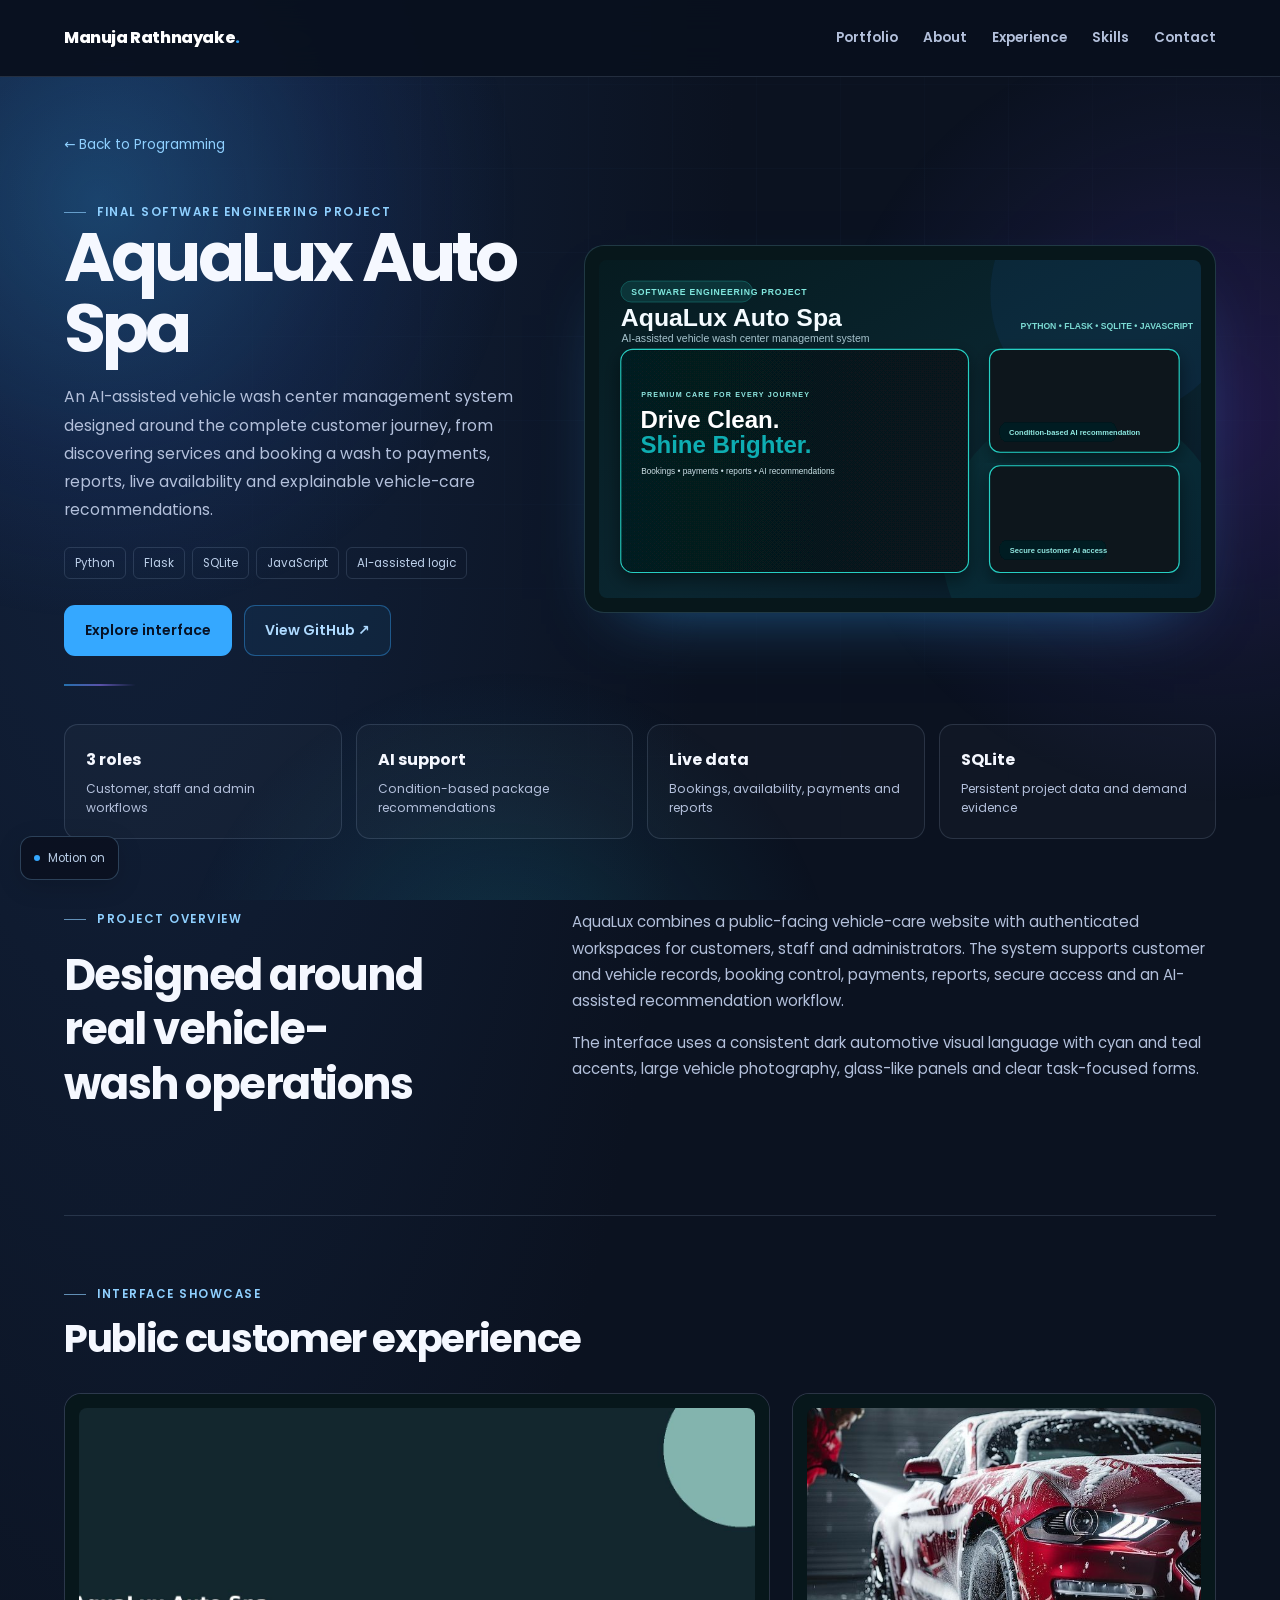
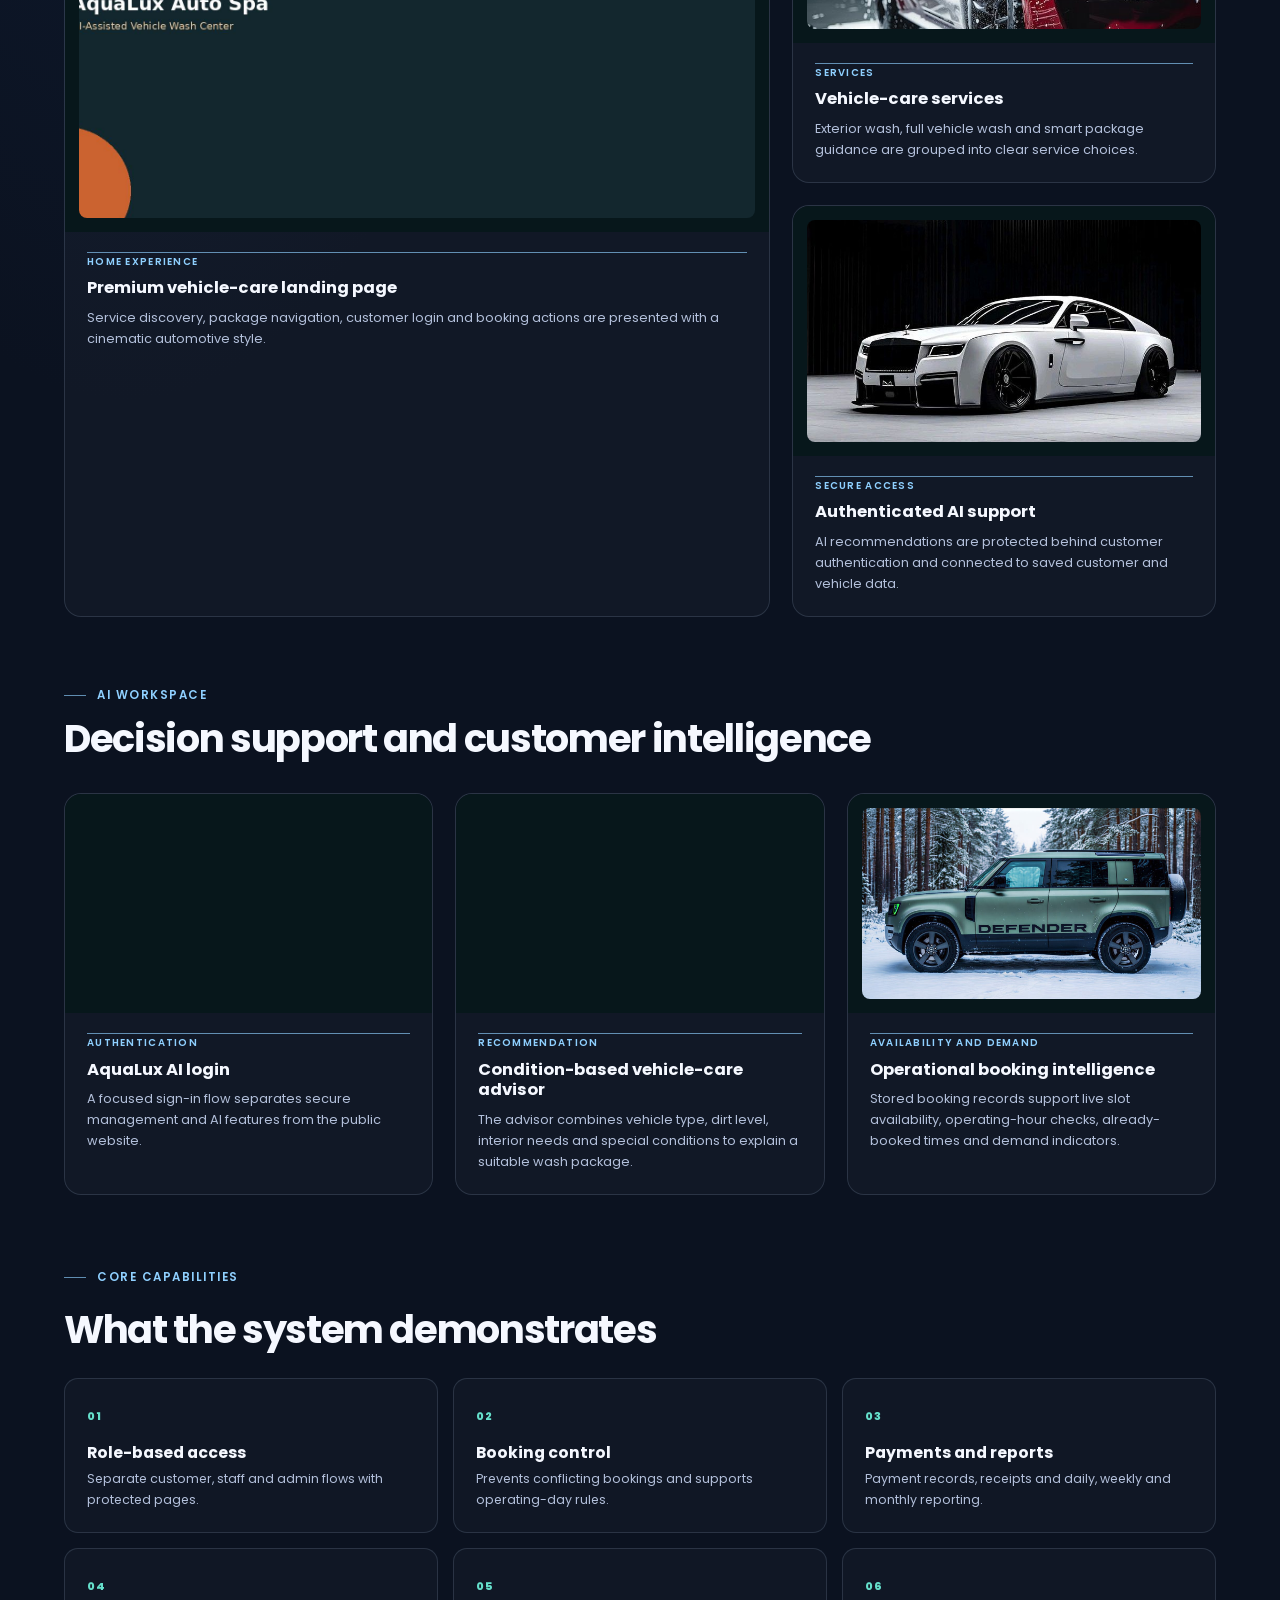
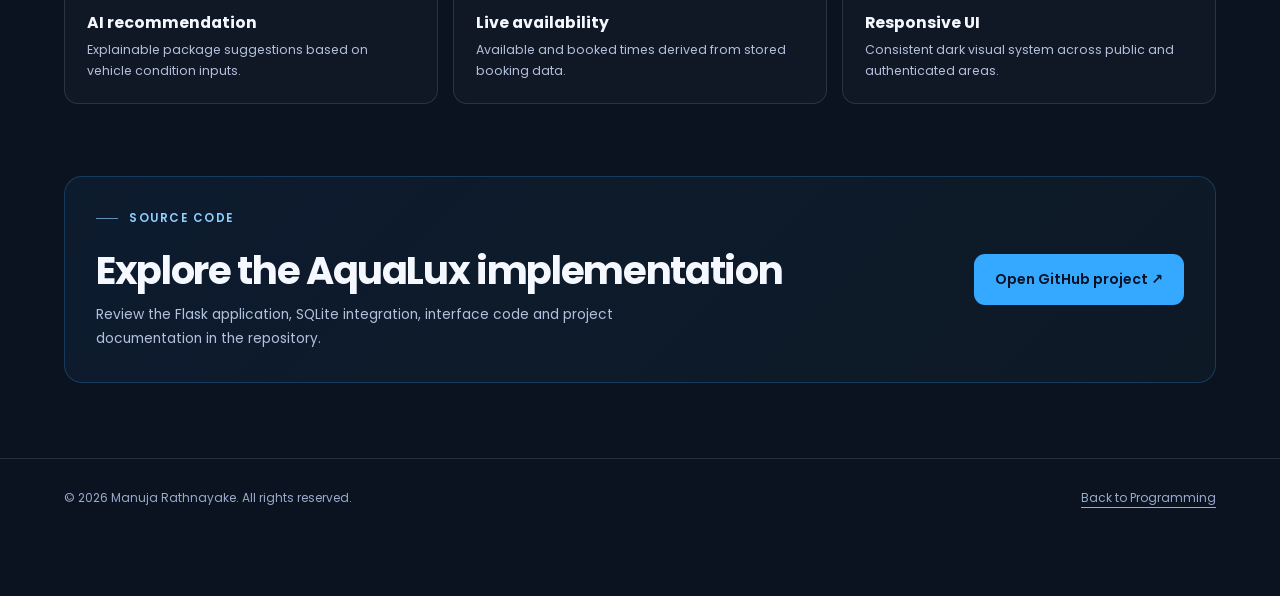
<file: AquaLux.html>
<!DOCTYPE html>
<html lang="en">
<head>
  <meta charset="utf-8">
  <meta name="viewport" content="width=device-width, initial-scale=1">
  <title>AquaLux Auto Spa | Manuja Rathnayake</title>
  <meta name="description" content="AquaLux Auto Spa, an AI-assisted vehicle wash center management system built with Python, Flask, SQLite and JavaScript.">
  <meta name="theme-color" content="#0b1220">
  <link rel="icon" type="image/png" href="Manuja_Rathnayake_logo.png">
  <link rel="preconnect" href="https://fonts.googleapis.com">
  <link rel="preconnect" href="https://fonts.gstatic.com" crossorigin>
  <link href="https://fonts.googleapis.com/css2?family=Poppins:wght@400;600;800&amp;display=swap" rel="stylesheet">
  <link rel="stylesheet" href="portfolio.css?v=20261126-aqua2">
  <link rel="stylesheet" href="project-showcase.css?v=20261126-aqua2">
  <script src="portfolio.js?v=20261126-aqua2" defer></script>
</head>
<body>
<a class="skip-link" href="#main">Skip to content</a>
<header class="site-header">
  <div class="container nav-inner">
    <a href="index.html#home" class="logo">Manuja Rathnayake<span>.</span></a>
    <button class="nav-toggle" type="button" aria-expanded="false" aria-controls="primary-menu">Menu</button>
    <nav class="menu" id="primary-menu" aria-label="Main navigation">
      <a href="index.html#work">Portfolio</a>
      <a href="index.html#about">About</a>
      <a href="index.html#experience">Experience</a>
      <a href="index.html#skills">Skills</a>
      <a href="index.html#contact">Contact</a>
    </nav>
  </div>
</header>

<main id="main">
  <header class="container gallery-header aqua-project-header">
    <a class="back-link" href="Programming.html">&larr; Back to Programming</a>
    <div class="aqua-project-hero">
      <div class="aqua-project-copy">
        <p class="eyebrow">Final software engineering project</p>
        <h1>AquaLux Auto Spa</h1>
        <p class="aqua-lead">An AI-assisted vehicle wash center management system designed around the complete customer journey, from discovering services and booking a wash to payments, reports, live availability and explainable vehicle-care recommendations.</p>
        <div class="tags aqua-tags" aria-label="Technologies">
          <span class="tag">Python</span><span class="tag">Flask</span><span class="tag">SQLite</span><span class="tag">JavaScript</span><span class="tag">AI-assisted logic</span>
        </div>
        <div class="actions">
          <a class="btn btn-primary" href="#interface">Explore interface</a>
          <a class="btn btn-secondary" href="https://github.com/manujarathnayake2004/AquaLux-Vehicle-Wash-Center" target="_blank" rel="noopener noreferrer">View GitHub &nearr;</a>
        </div>
      </div>
      <a class="aqua-cover-link image-link" href="assets/projects/aqualux/aqualux-cover.svg" data-lightbox="AquaLux Auto Spa project cover" aria-label="Enlarge AquaLux project cover">
        <img src="assets/projects/aqualux/aqualux-cover.svg" alt="AquaLux Auto Spa project cover" width="1600" height="900" loading="eager" decoding="async">
      </a>
    </div>
  </header>

  <div class="container gallery-main aqua-project-main">
    <section class="aqua-facts">
      <article><strong>3 roles</strong><span>Customer, staff and admin workflows</span></article>
      <article><strong>AI support</strong><span>Condition-based package recommendations</span></article>
      <article><strong>Live data</strong><span>Bookings, availability, payments and reports</span></article>
      <article><strong>SQLite</strong><span>Persistent project data and demand evidence</span></article>
    </section>

    <section class="aqua-overview">
      <div><p class="eyebrow">Project overview</p><h2>Designed around real vehicle-wash operations</h2></div>
      <div class="aqua-overview-copy">
        <p>AquaLux combines a public-facing vehicle-care website with authenticated workspaces for customers, staff and administrators. The system supports customer and vehicle records, booking control, payments, reports, secure access and an AI-assisted recommendation workflow.</p>
        <p>The interface uses a consistent dark automotive visual language with cyan and teal accents, large vehicle photography, glass-like panels and clear task-focused forms.</p>
      </div>
    </section>

    <section id="interface" class="aqua-interface-section">
      <div class="section-heading"><div><p class="eyebrow">Interface showcase</p><h2>Public customer experience</h2></div></div>
      <div class="aqua-gallery-grid">
        <figure class="aqua-visual-card aqua-visual-wide">
          <a class="image-link" href="assets/projects/aqualux/hero-background.jpg" data-lightbox="AquaLux landing visual"><img src="assets/projects/aqualux/hero-background.jpg" alt="AquaLux vehicle wash landing visual" loading="lazy" decoding="async"></a>
          <figcaption><span class="eyebrow">Home experience</span><h3>Premium vehicle-care landing page</h3><p>Service discovery, package navigation, customer login and booking actions are presented with a cinematic automotive style.</p></figcaption>
        </figure>
        <figure class="aqua-visual-card">
          <a class="image-link" href="assets/projects/aqualux/premium-wash.jpg" data-lightbox="AquaLux wash service visual"><img src="assets/projects/aqualux/premium-wash.jpg" alt="AquaLux vehicle wash service visual" loading="lazy" decoding="async"></a>
          <figcaption><span class="eyebrow">Services</span><h3>Vehicle-care services</h3><p>Exterior wash, full vehicle wash and smart package guidance are grouped into clear service choices.</p></figcaption>
        </figure>
        <figure class="aqua-visual-card">
          <a class="image-link" href="assets/projects/aqualux/secure-ai.jpg" data-lightbox="AquaLux secure AI access visual"><img src="assets/projects/aqualux/secure-ai.jpg" alt="AquaLux secure AI access visual" loading="lazy" decoding="async"></a>
          <figcaption><span class="eyebrow">Secure access</span><h3>Authenticated AI support</h3><p>AI recommendations are protected behind customer authentication and connected to saved customer and vehicle data.</p></figcaption>
        </figure>
      </div>
    </section>

    <section class="aqua-interface-section">
      <div class="section-heading"><div><p class="eyebrow">AI workspace</p><h2>Decision support and customer intelligence</h2></div></div>
      <div class="aqua-gallery-grid aqua-gallery-balanced">
        <figure class="aqua-visual-card">
          <a class="image-link" href="assets/projects/aqualux/login-bg.jpg" data-lightbox="AquaLux AI login visual"><img src="assets/projects/aqualux/login-bg.jpg" alt="AquaLux AI login visual" loading="lazy" decoding="async"></a>
          <figcaption><span class="eyebrow">Authentication</span><h3>AquaLux AI login</h3><p>A focused sign-in flow separates secure management and AI features from the public website.</p></figcaption>
        </figure>
        <figure class="aqua-visual-card">
          <a class="image-link" href="assets/projects/aqualux/smart-wash-advisor.jpg" data-lightbox="AquaLux smart wash advisor visual"><img src="assets/projects/aqualux/smart-wash-advisor.jpg" alt="AquaLux smart wash advisor visual" loading="lazy" decoding="async"></a>
          <figcaption><span class="eyebrow">Recommendation</span><h3>Condition-based vehicle-care advisor</h3><p>The advisor combines vehicle type, dirt level, interior needs and special conditions to explain a suitable wash package.</p></figcaption>
        </figure>
        <figure class="aqua-visual-card">
          <a class="image-link" href="assets/projects/aqualux/vehicle-care.jpg" data-lightbox="AquaLux vehicle care visual"><img src="assets/projects/aqualux/vehicle-care.jpg" alt="AquaLux vehicle care visual" loading="lazy" decoding="async"></a>
          <figcaption><span class="eyebrow">Availability and demand</span><h3>Operational booking intelligence</h3><p>Stored booking records support live slot availability, operating-hour checks, already-booked times and demand indicators.</p></figcaption>
        </figure>
      </div>
    </section>

    <section class="aqua-capabilities">
      <p class="eyebrow">Core capabilities</p>
      <h2>What the system demonstrates</h2>
      <div class="aqua-capability-grid">
        <article><span>01</span><h3>Role-based access</h3><p>Separate customer, staff and admin flows with protected pages.</p></article>
        <article><span>02</span><h3>Booking control</h3><p>Prevents conflicting bookings and supports operating-day rules.</p></article>
        <article><span>03</span><h3>Payments and reports</h3><p>Payment records, receipts and daily, weekly and monthly reporting.</p></article>
        <article><span>04</span><h3>AI recommendation</h3><p>Explainable package suggestions based on vehicle condition inputs.</p></article>
        <article><span>05</span><h3>Live availability</h3><p>Available and booked times derived from stored booking data.</p></article>
        <article><span>06</span><h3>Responsive UI</h3><p>Consistent dark visual system across public and authenticated areas.</p></article>
      </div>
    </section>

    <section class="aqua-project-cta">
      <div><p class="eyebrow">Source code</p><h2>Explore the AquaLux implementation</h2><p>Review the Flask application, SQLite integration, interface code and project documentation in the repository.</p></div>
      <a class="btn btn-primary" href="https://github.com/manujarathnayake2004/AquaLux-Vehicle-Wash-Center" target="_blank" rel="noopener noreferrer">Open GitHub project &nearr;</a>
    </section>
  </div>
</main>

<dialog class="image-dialog" id="image-dialog" aria-labelledby="image-title">
  <div class="dialog-toolbar"><h2 id="image-title">AquaLux preview</h2><button class="dialog-close" type="button" autofocus>Close</button></div><img alt="">
</dialog>
<footer class="footer"><div class="container footer-inner"><p>&copy; <span data-year>2026</span> Manuja Rathnayake. All rights reserved.</p><a href="Programming.html">Back to Programming</a></div></footer>
</body>
</html>
</file>
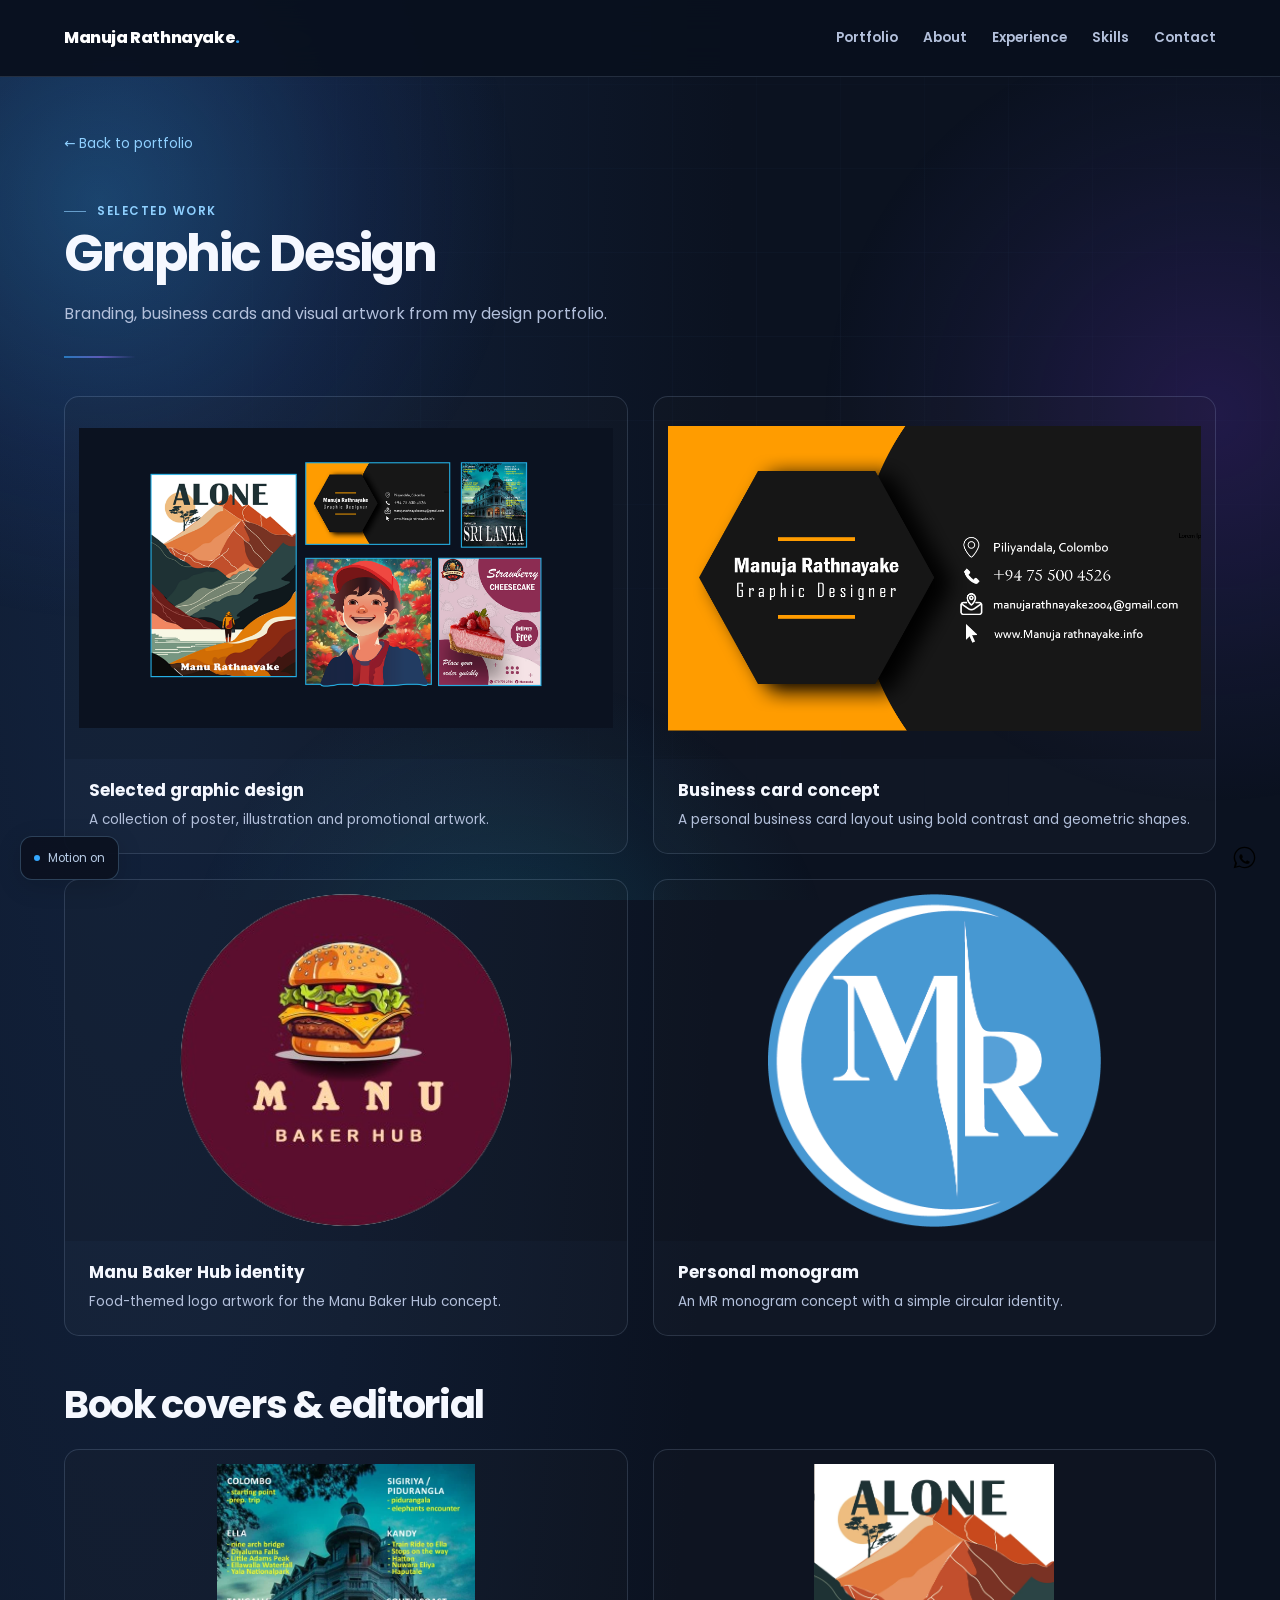
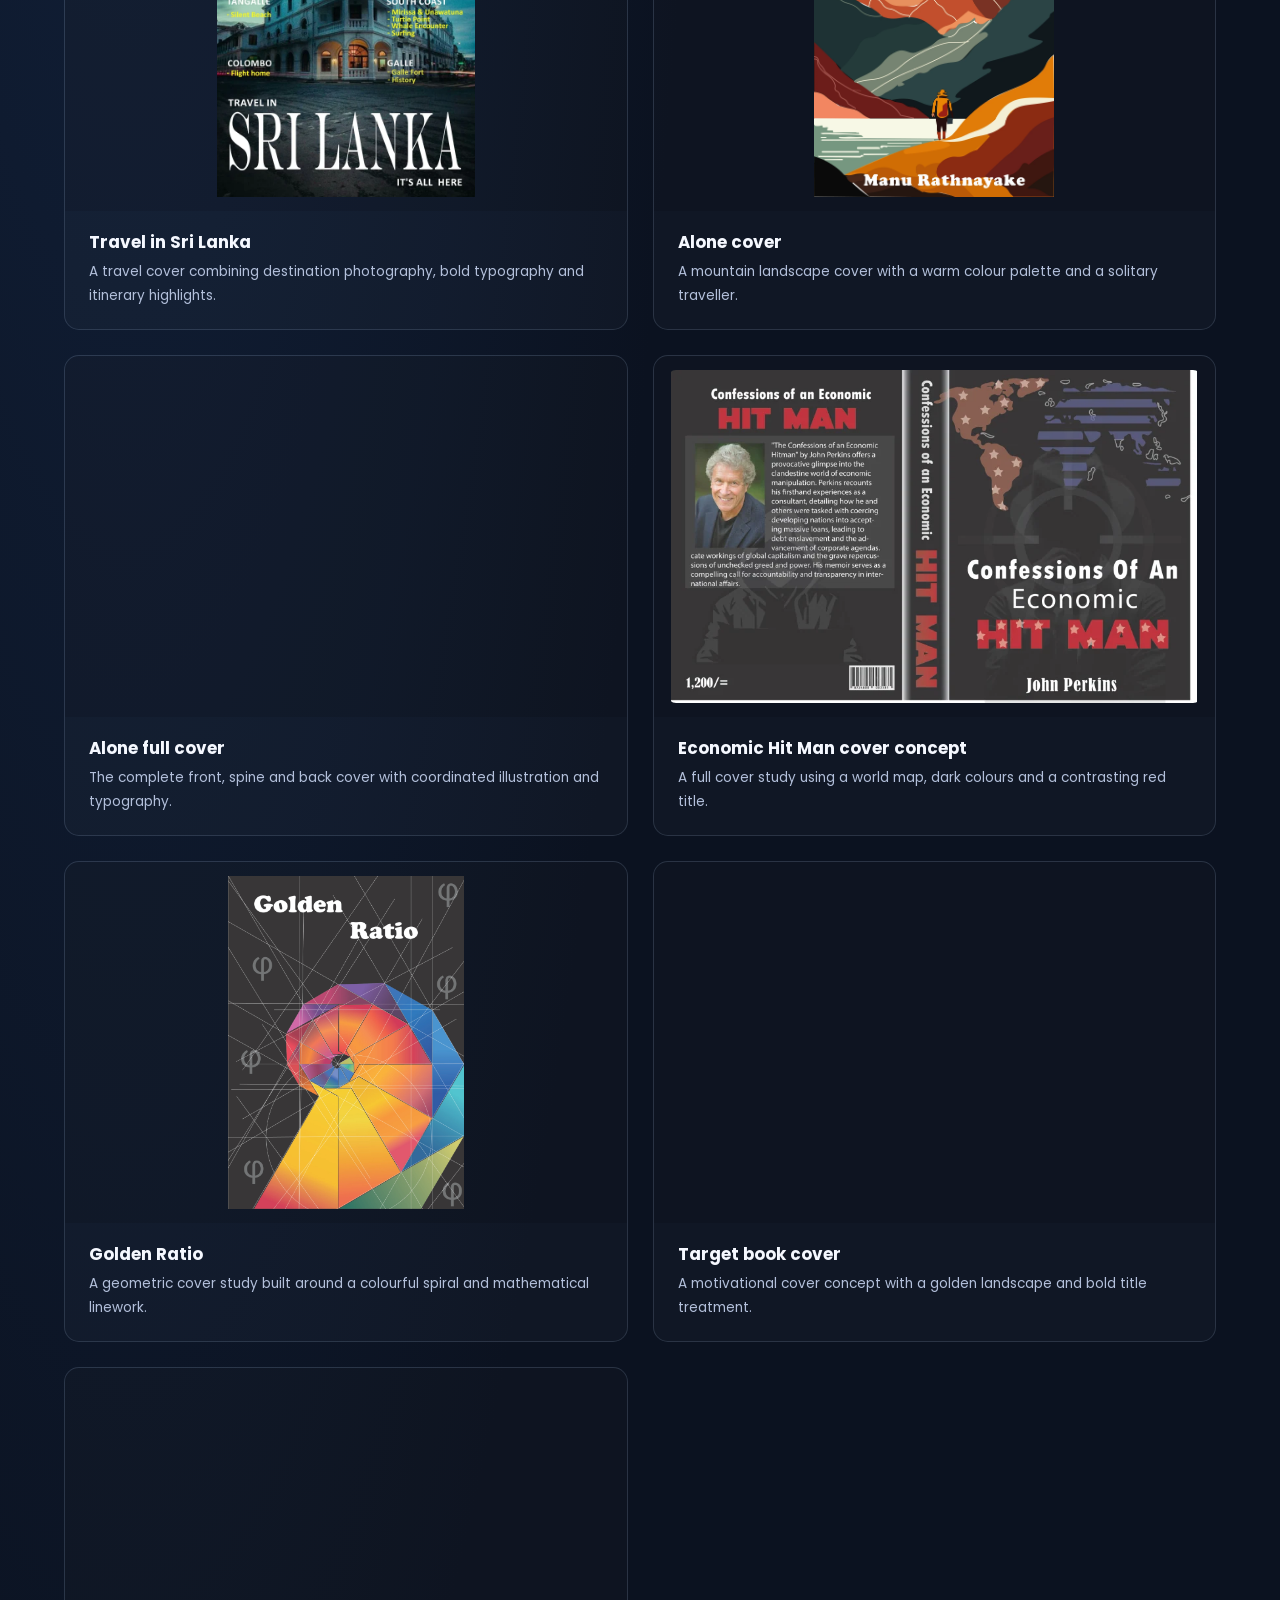
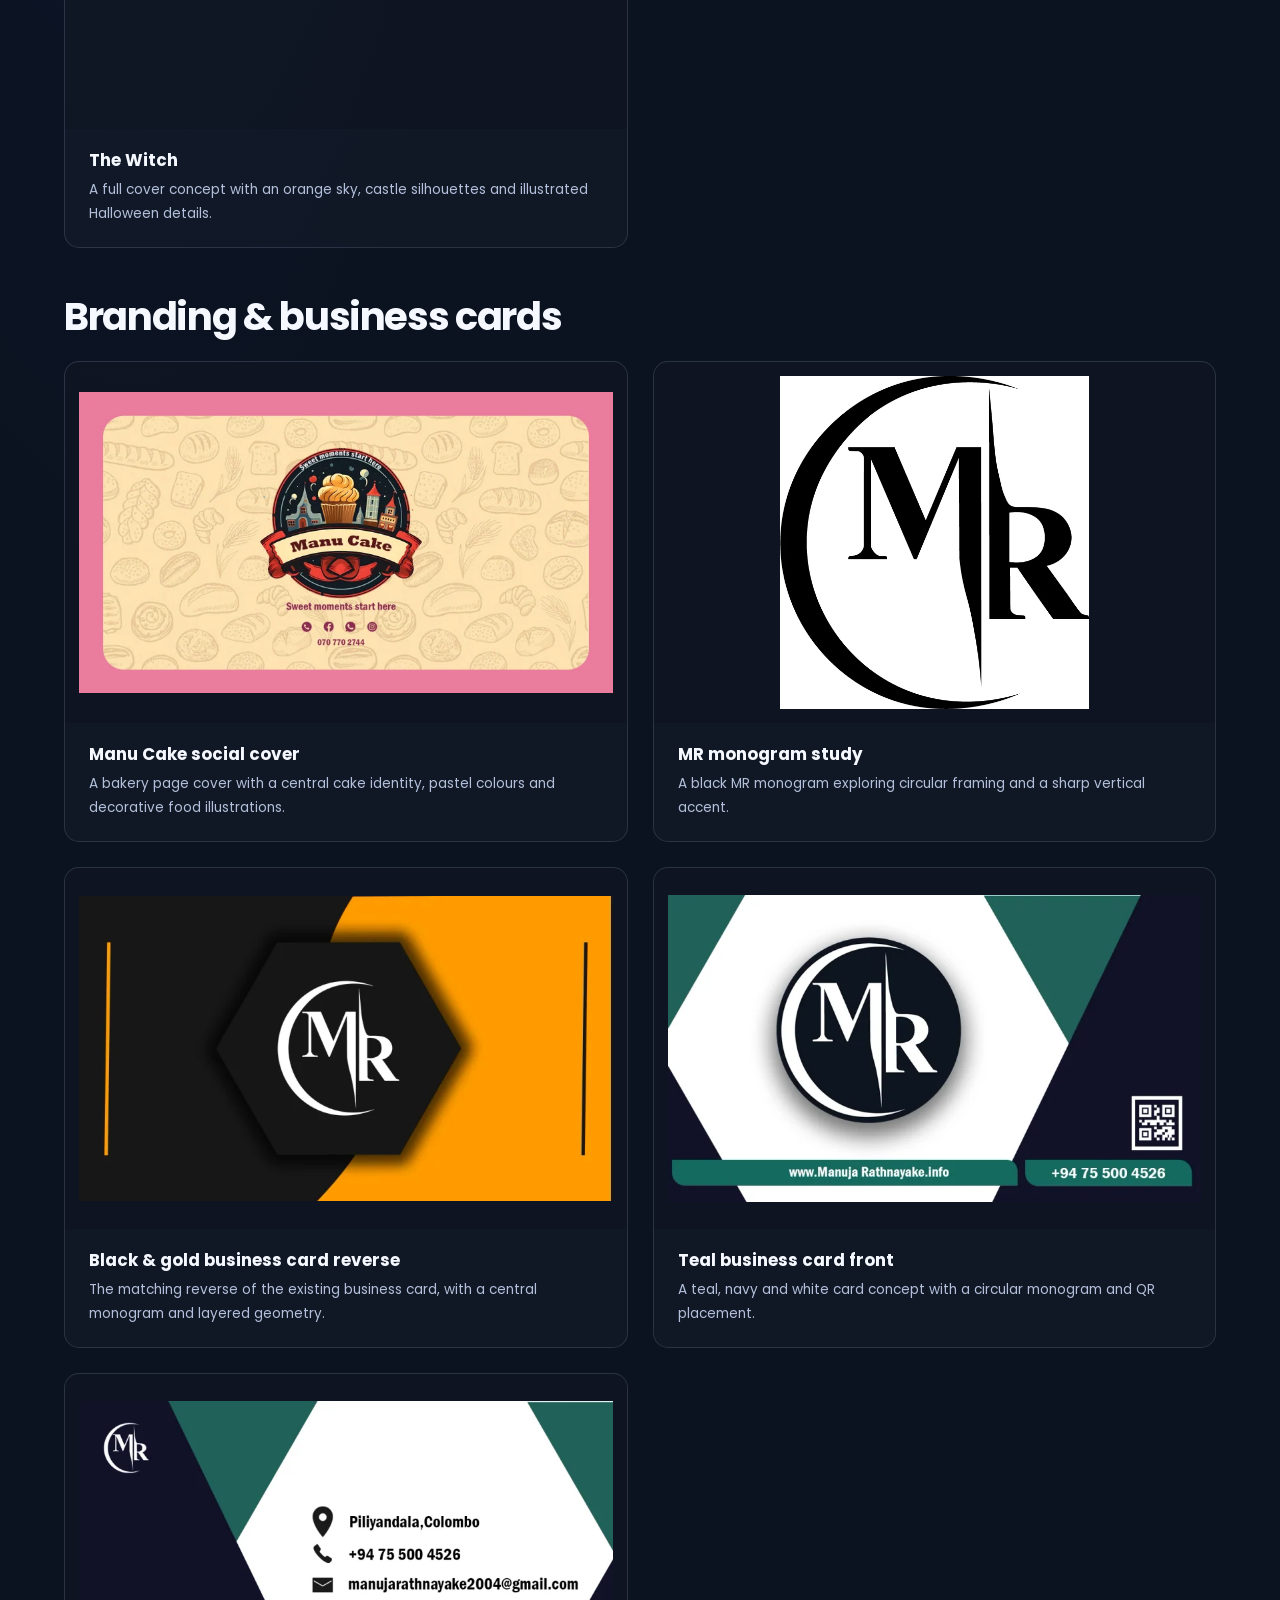
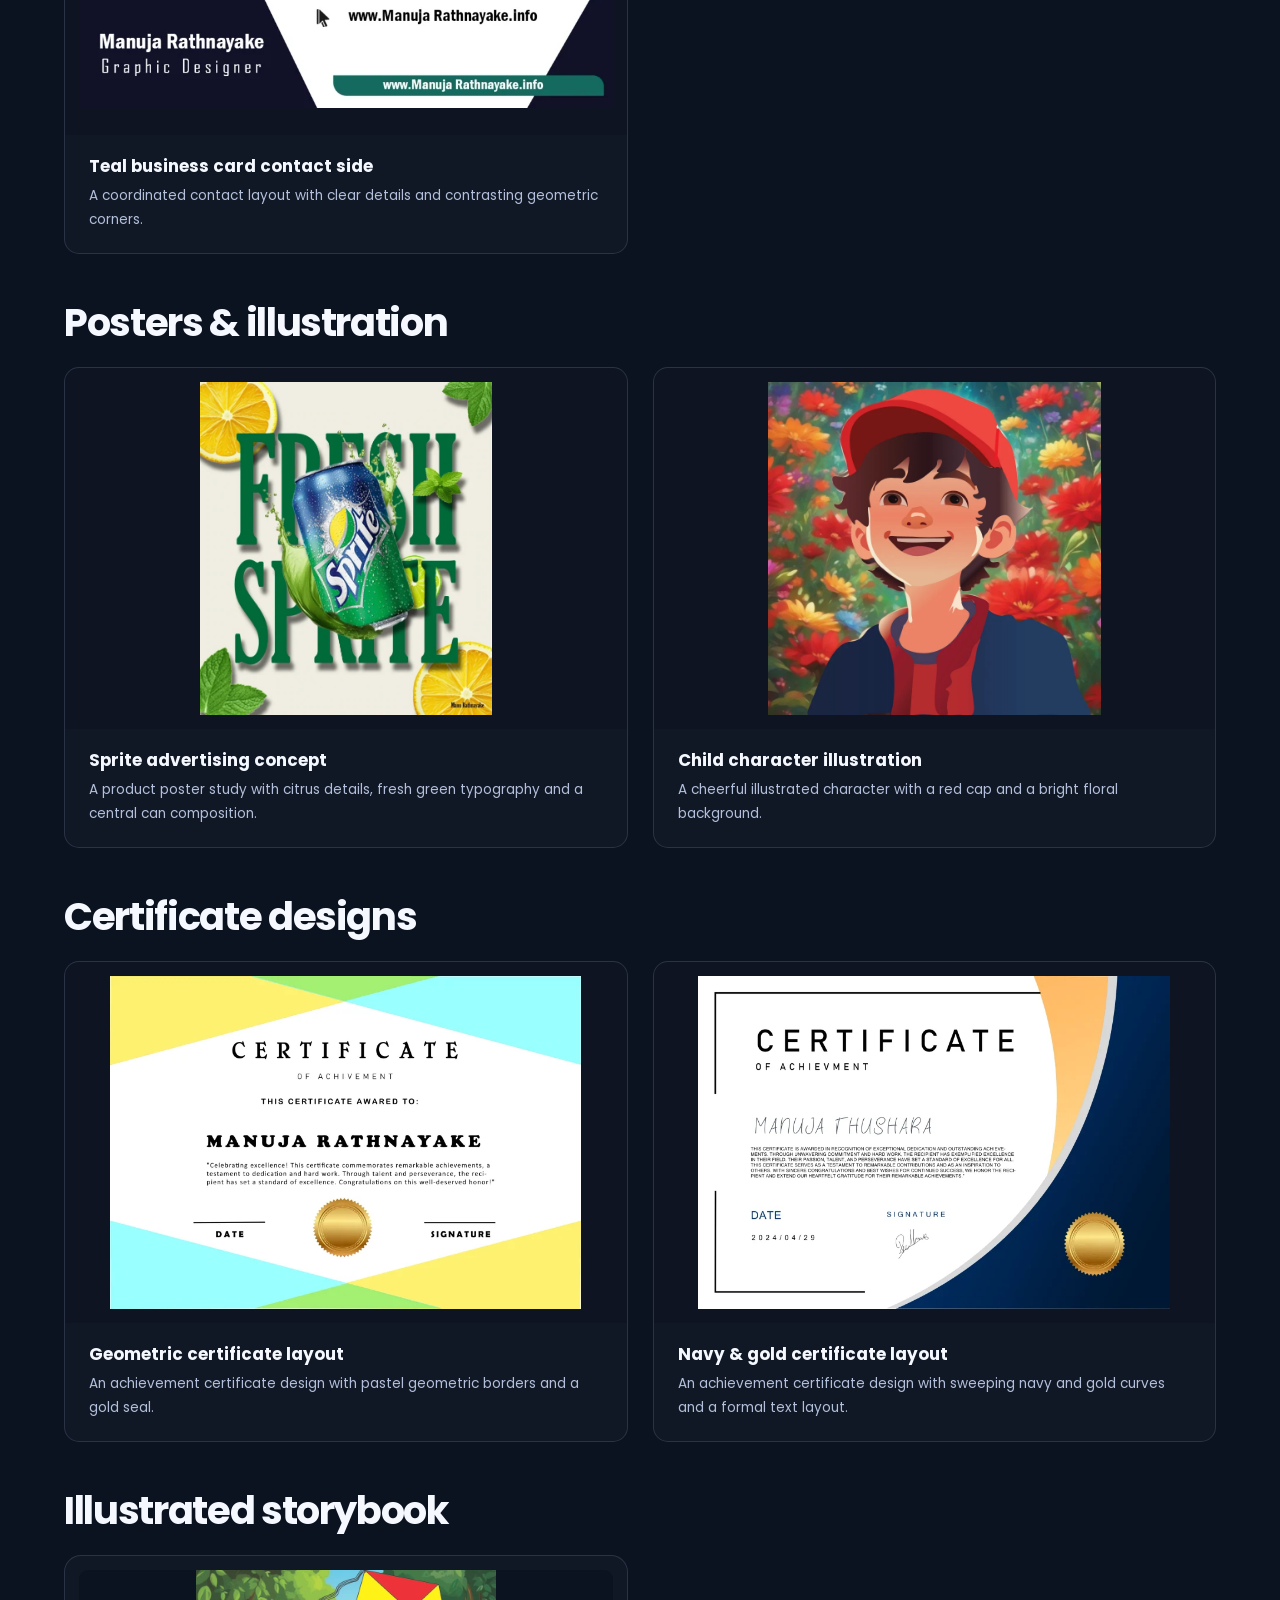
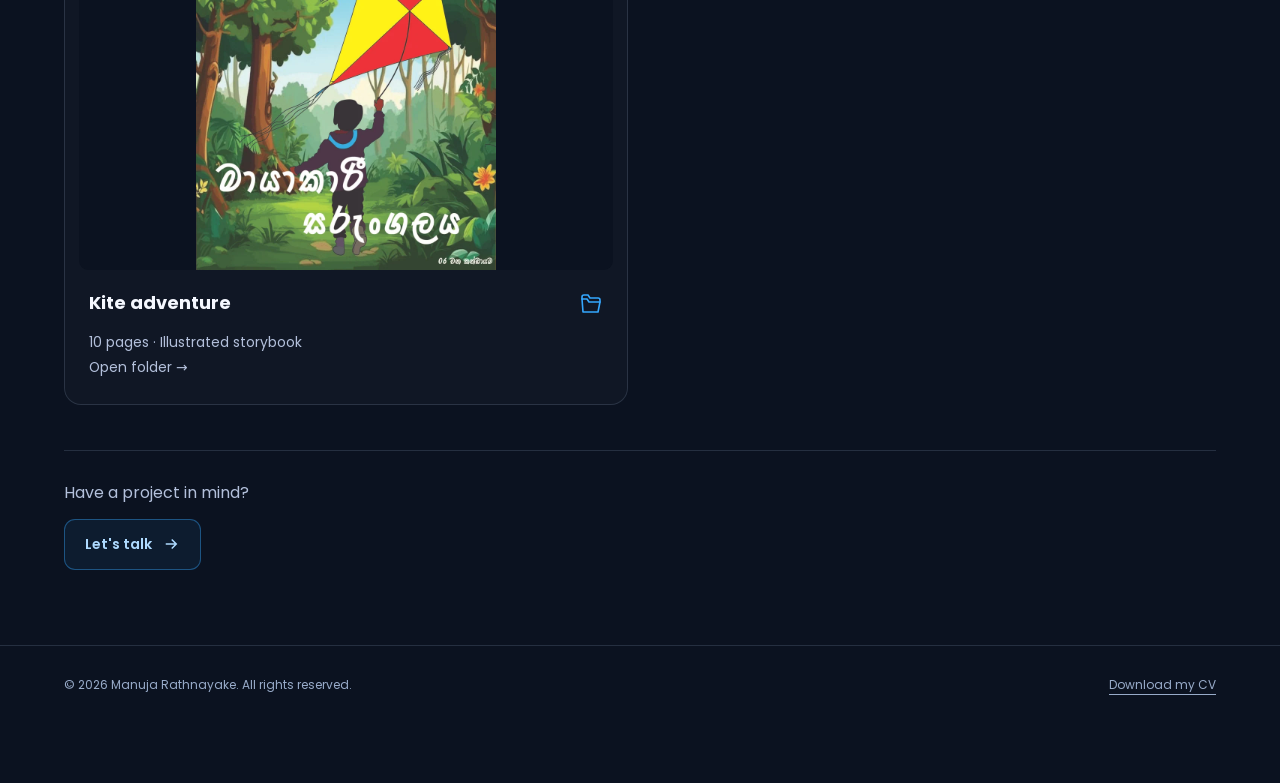
<file: Graphic_Designing.html>
<!DOCTYPE html>
<html lang="en">
<head>
  <meta charset="utf-8">
  <meta name="viewport" content="width=device-width, initial-scale=1">
  <title>Graphic Design | Manuja Rathnayake</title>
  <meta name="description" content="Branding, business cards and visual artwork from my design portfolio.">
  <meta name="theme-color" content="#0b1220">
  <link rel="canonical" href="https://manujarathnayake2004.github.io/manujarathnayake/Graphic_Designing.html">
  <meta property="og:type" content="website">
  <meta property="og:title" content="Graphic Design | Manuja Rathnayake">
  <meta property="og:description" content="Branding, business cards and visual artwork from my design portfolio.">
  <meta property="og:url" content="https://manujarathnayake2004.github.io/manujarathnayake/Graphic_Designing.html">
  <meta property="og:image" content="https://manujarathnayake2004.github.io/manujarathnayake/Manuja_Rathnayake_.png">
  <meta property="og:image:alt" content="Manuja Rathnayake">
  <link rel="icon" type="image/png" href="Manuja_Rathnayake_logo.png">
  <link rel="preconnect" href="https://fonts.googleapis.com">
  <link rel="preconnect" href="https://fonts.gstatic.com" crossorigin>
  <link href="https://fonts.googleapis.com/css2?family=Poppins:wght@400;600;800&amp;display=swap" rel="stylesheet">
  <link rel="stylesheet" href="portfolio.css?v=20261020-skills1">
  <script src="portfolio.js?v=20261020-skills1" defer></script>
</head>
<body>
  <a class="skip-link" href="#main">Skip to content</a>
<header class="site-header">
  <div class="container nav-inner">
    <a href="index.html#home" class="logo">Manuja Rathnayake<span>.</span></a>
    <button class="nav-toggle" type="button" aria-expanded="false" aria-controls="primary-menu">Menu</button>
    <nav class="menu" id="primary-menu" aria-label="Main navigation"><a href="index.html#work">Portfolio</a>
<a href="index.html#about">About</a>
<a href="index.html#experience">Experience</a>
<a href="index.html#skills">Skills</a>
<a href="index.html#contact">Contact</a></nav>
  </div>
</header>
<main id="main">
  <header class="container gallery-header">
    <a class="back-link" href="index.html#work">&larr; Back to portfolio</a>
    <p class="eyebrow">Selected work</p>
    <h1>Graphic Design</h1>
    <p>Branding, business cards and visual artwork from my design portfolio.</p>
  </header>
  <div class="container gallery-main">
    <div class="gallery-grid"><figure class="gallery-item">
  <a class="image-link" href="Manuja_Rathnayake_graphic.png" data-lightbox="Selected graphic design" aria-label="Enlarge Selected graphic design"><img src="Manuja_Rathnayake_graphic.png" alt="Selected graphic design" width="1920" height="1080" loading="lazy" decoding="async"></a>
  <figcaption><h2>Selected graphic design</h2><p>A collection of poster, illustration and promotional artwork.</p></figcaption>
</figure><figure class="gallery-item">
  <a class="image-link" href="Artboard%2001.png" data-lightbox="Business card concept" aria-label="Enlarge Business card concept"><img src="Artboard%2001.png" alt="Business card concept" width="1049" height="600" loading="lazy" decoding="async"></a>
  <figcaption><h2>Business card concept</h2><p>A personal business card layout using bold contrast and geometric shapes.</p></figcaption>
</figure><figure class="gallery-item">
  <a class="image-link" href="logo02.png" data-lightbox="Manu Baker Hub identity" aria-label="Enlarge Manu Baker Hub identity"><img src="logo02.png" alt="Manu Baker Hub identity" width="326" height="325" loading="lazy" decoding="async"></a>
  <figcaption><h2>Manu Baker Hub identity</h2><p>Food-themed logo artwork for the Manu Baker Hub concept.</p></figcaption>
</figure><figure class="gallery-item">
  <a class="image-link" href="logo04.png" data-lightbox="Personal monogram" aria-label="Enlarge Personal monogram"><img src="logo04.png" alt="Personal monogram" width="699" height="700" loading="lazy" decoding="async"></a>
  <figcaption><h2>Personal monogram</h2><p>An MR monogram concept with a simple circular identity.</p></figcaption>
</figure></div>

    <section aria-labelledby="book-covers-title">
      <h2 class="project-heading" id="book-covers-title">Book covers &amp; editorial</h2>
      <div class="gallery-grid">
<figure class="gallery-item">
  <a class="image-link" href="assets/graphic-design/travel-sri-lanka.webp" data-lightbox="Travel in Sri Lanka" aria-label="Enlarge Travel in Sri Lanka"><img src="assets/graphic-design/travel-sri-lanka-thumb.webp" srcset="assets/graphic-design/travel-sri-lanka-thumb.webp 618w, assets/graphic-design/travel-sri-lanka.webp 1700w" sizes="(max-width: 600px) 90vw, (max-width: 1312px) 45vw, 550px" alt="Travel in Sri Lanka. A travel cover combining destination photography, bold typography and itinerary highlights." width="618" height="800" loading="lazy" decoding="async"></a>
  <figcaption><h2>Travel in Sri Lanka</h2><p>A travel cover combining destination photography, bold typography and itinerary highlights.</p></figcaption>
</figure>
<figure class="gallery-item">
  <a class="image-link" href="assets/graphic-design/alone-front-cover.webp" data-lightbox="Alone cover" aria-label="Enlarge Alone cover"><img src="assets/graphic-design/alone-front-cover-thumb.webp" srcset="assets/graphic-design/alone-front-cover-thumb.webp 575w, assets/graphic-design/alone-front-cover.webp 1006w" sizes="(max-width: 600px) 90vw, (max-width: 1312px) 45vw, 550px" alt="Alone cover. A mountain landscape cover with a warm colour palette and a solitary traveller." width="575" height="800" loading="lazy" decoding="async"></a>
  <figcaption><h2>Alone cover</h2><p>A mountain landscape cover with a warm colour palette and a solitary traveller.</p></figcaption>
</figure>
<figure class="gallery-item">
  <a class="image-link" href="assets/graphic-design/alone-full-cover.webp" data-lightbox="Alone full cover" aria-label="Enlarge Alone full cover"><img src="assets/graphic-design/alone-full-cover-thumb.webp" srcset="assets/graphic-design/alone-full-cover-thumb.webp 800w, assets/graphic-design/alone-full-cover.webp 2200w" sizes="(max-width: 600px) 90vw, (max-width: 1312px) 45vw, 550px" alt="Alone full cover. The complete front, spine and back cover with coordinated illustration and typography." width="800" height="509" loading="lazy" decoding="async"></a>
  <figcaption><h2>Alone full cover</h2><p>The complete front, spine and back cover with coordinated illustration and typography.</p></figcaption>
</figure>
<figure class="gallery-item">
  <a class="image-link" href="assets/graphic-design/economic-hit-man-cover.webp" data-lightbox="Economic Hit Man cover concept" aria-label="Enlarge Economic Hit Man cover concept"><img src="assets/graphic-design/economic-hit-man-cover-thumb.webp" srcset="assets/graphic-design/economic-hit-man-cover-thumb.webp 800w, assets/graphic-design/economic-hit-man-cover.webp 2200w" sizes="(max-width: 600px) 90vw, (max-width: 1312px) 45vw, 550px" alt="Economic Hit Man cover concept. A full cover study using a world map, dark colours and a contrasting red title." width="800" height="507" loading="lazy" decoding="async"></a>
  <figcaption><h2>Economic Hit Man cover concept</h2><p>A full cover study using a world map, dark colours and a contrasting red title.</p></figcaption>
</figure>
<figure class="gallery-item">
  <a class="image-link" href="assets/graphic-design/golden-ratio-cover.webp" data-lightbox="Golden Ratio" aria-label="Enlarge Golden Ratio"><img src="assets/graphic-design/golden-ratio-cover-thumb.webp" srcset="assets/graphic-design/golden-ratio-cover-thumb.webp 565w, assets/graphic-design/golden-ratio-cover.webp 1555w" sizes="(max-width: 600px) 90vw, (max-width: 1312px) 45vw, 550px" alt="Golden Ratio. A geometric cover study built around a colourful spiral and mathematical linework." width="565" height="800" loading="lazy" decoding="async"></a>
  <figcaption><h2>Golden Ratio</h2><p>A geometric cover study built around a colourful spiral and mathematical linework.</p></figcaption>
</figure>
<figure class="gallery-item">
  <a class="image-link" href="assets/graphic-design/target-book-cover.webp" data-lightbox="Target book cover" aria-label="Enlarge Target book cover"><img src="assets/graphic-design/target-book-cover-thumb.webp" srcset="assets/graphic-design/target-book-cover-thumb.webp 800w, assets/graphic-design/target-book-cover.webp 2200w" sizes="(max-width: 600px) 90vw, (max-width: 1312px) 45vw, 550px" alt="Target book cover. A motivational cover concept with a golden landscape and bold title treatment." width="800" height="509" loading="lazy" decoding="async"></a>
  <figcaption><h2>Target book cover</h2><p>A motivational cover concept with a golden landscape and bold title treatment.</p></figcaption>
</figure>
<figure class="gallery-item">
  <a class="image-link" href="assets/graphic-design/the-witch-cover.webp" data-lightbox="The Witch" aria-label="Enlarge The Witch"><img src="assets/graphic-design/the-witch-cover-thumb.webp" srcset="assets/graphic-design/the-witch-cover-thumb.webp 800w, assets/graphic-design/the-witch-cover.webp 2200w" sizes="(max-width: 600px) 90vw, (max-width: 1312px) 45vw, 550px" alt="The Witch. A full cover concept with an orange sky, castle silhouettes and illustrated Halloween details." width="800" height="509" loading="lazy" decoding="async"></a>
  <figcaption><h2>The Witch</h2><p>A full cover concept with an orange sky, castle silhouettes and illustrated Halloween details.</p></figcaption>
</figure>
      </div>
    </section>

    <section aria-labelledby="branding-business-cards-title">
      <h2 class="project-heading" id="branding-business-cards-title">Branding &amp; business cards</h2>
      <div class="gallery-grid">
<figure class="gallery-item">
  <a class="image-link" href="assets/graphic-design/manu-cake-cover.webp" data-lightbox="Manu Cake social cover" aria-label="Enlarge Manu Cake social cover"><img src="assets/graphic-design/manu-cake-cover-thumb.webp" srcset="assets/graphic-design/manu-cake-cover-thumb.webp 800w, assets/graphic-design/manu-cake-cover.webp 1640w" sizes="(max-width: 600px) 90vw, (max-width: 1312px) 45vw, 550px" alt="Manu Cake social cover. A bakery page cover with a central cake identity, pastel colours and decorative food illustrations." width="800" height="451" loading="lazy" decoding="async"></a>
  <figcaption><h2>Manu Cake social cover</h2><p>A bakery page cover with a central cake identity, pastel colours and decorative food illustrations.</p></figcaption>
</figure>
<figure class="gallery-item">
  <a class="image-link" href="assets/graphic-design/mr-monogram.webp" data-lightbox="MR monogram study" aria-label="Enlarge MR monogram study"><img src="assets/graphic-design/mr-monogram.webp" alt="MR monogram study. A black MR monogram exploring circular framing and a sharp vertical accent." width="606" height="654" loading="lazy" decoding="async"></a>
  <figcaption><h2>MR monogram study</h2><p>A black MR monogram exploring circular framing and a sharp vertical accent.</p></figcaption>
</figure>
<figure class="gallery-item">
  <a class="image-link" href="assets/graphic-design/black-gold-card-reverse.webp" data-lightbox="Black &amp; gold business card reverse" aria-label="Enlarge Black &amp; gold business card reverse"><img src="assets/graphic-design/black-gold-card-reverse-thumb.webp" srcset="assets/graphic-design/black-gold-card-reverse-thumb.webp 800w, assets/graphic-design/black-gold-card-reverse.webp 1049w" sizes="(max-width: 600px) 90vw, (max-width: 1312px) 45vw, 550px" alt="Black &amp; gold business card reverse. The matching reverse of the existing business card, with a central monogram and layered geometry." width="800" height="458" loading="lazy" decoding="async"></a>
  <figcaption><h2>Black &amp; gold business card reverse</h2><p>The matching reverse of the existing business card, with a central monogram and layered geometry.</p></figcaption>
</figure>
<figure class="gallery-item">
  <a class="image-link" href="assets/graphic-design/teal-card-front.webp" data-lightbox="Teal business card front" aria-label="Enlarge Teal business card front"><img src="assets/graphic-design/teal-card-front-thumb.webp" srcset="assets/graphic-design/teal-card-front-thumb.webp 800w, assets/graphic-design/teal-card-front.webp 1052w" sizes="(max-width: 600px) 90vw, (max-width: 1312px) 45vw, 550px" alt="Teal business card front. A teal, navy and white card concept with a circular monogram and QR placement." width="800" height="459" loading="lazy" decoding="async"></a>
  <figcaption><h2>Teal business card front</h2><p>A teal, navy and white card concept with a circular monogram and QR placement.</p></figcaption>
</figure>
<figure class="gallery-item">
  <a class="image-link" href="assets/graphic-design/teal-card-contact.webp" data-lightbox="Teal business card contact side" aria-label="Enlarge Teal business card contact side"><img src="assets/graphic-design/teal-card-contact-thumb.webp" srcset="assets/graphic-design/teal-card-contact-thumb.webp 800w, assets/graphic-design/teal-card-contact.webp 1052w" sizes="(max-width: 600px) 90vw, (max-width: 1312px) 45vw, 550px" alt="Teal business card contact side. A coordinated contact layout with clear details and contrasting geometric corners." width="800" height="459" loading="lazy" decoding="async"></a>
  <figcaption><h2>Teal business card contact side</h2><p>A coordinated contact layout with clear details and contrasting geometric corners.</p></figcaption>
</figure>
      </div>
    </section>

    <section aria-labelledby="posters-illustration-title">
      <h2 class="project-heading" id="posters-illustration-title">Posters &amp; illustration</h2>
      <div class="gallery-grid">
<figure class="gallery-item">
  <a class="image-link" href="assets/graphic-design/sprite-poster.webp" data-lightbox="Sprite advertising concept" aria-label="Enlarge Sprite advertising concept"><img src="assets/graphic-design/sprite-poster-thumb.webp" srcset="assets/graphic-design/sprite-poster-thumb.webp 701w, assets/graphic-design/sprite-poster.webp 728w" sizes="(max-width: 600px) 90vw, (max-width: 1312px) 45vw, 550px" alt="Sprite advertising concept. A product poster study with citrus details, fresh green typography and a central can composition." width="701" height="800" loading="lazy" decoding="async"></a>
  <figcaption><h2>Sprite advertising concept</h2><p>A product poster study with citrus details, fresh green typography and a central can composition.</p></figcaption>
</figure>
<figure class="gallery-item">
  <a class="image-link" href="assets/graphic-design/child-character.webp" data-lightbox="Child character illustration" aria-label="Enlarge Child character illustration"><img src="assets/graphic-design/child-character-thumb.webp" srcset="assets/graphic-design/child-character-thumb.webp 800w, assets/graphic-design/child-character.webp 1600w" sizes="(max-width: 600px) 90vw, (max-width: 1312px) 45vw, 550px" alt="Child character illustration. A cheerful illustrated character with a red cap and a bright floral background." width="800" height="800" loading="lazy" decoding="async"></a>
  <figcaption><h2>Child character illustration</h2><p>A cheerful illustrated character with a red cap and a bright floral background.</p></figcaption>
</figure>
      </div>
    </section>

    <section aria-labelledby="certificate-designs-title">
      <h2 class="project-heading" id="certificate-designs-title">Certificate designs</h2>
      <div class="gallery-grid">
<figure class="gallery-item">
  <a class="image-link" href="assets/graphic-design/certificate-geometric.webp" data-lightbox="Geometric certificate layout" aria-label="Enlarge Geometric certificate layout"><img src="assets/graphic-design/certificate-geometric-thumb.webp" srcset="assets/graphic-design/certificate-geometric-thumb.webp 800w, assets/graphic-design/certificate-geometric.webp 2200w" sizes="(max-width: 600px) 90vw, (max-width: 1312px) 45vw, 550px" alt="Geometric certificate layout. An achievement certificate design with pastel geometric borders and a gold seal." width="800" height="566" loading="lazy" decoding="async"></a>
  <figcaption><h2>Geometric certificate layout</h2><p>An achievement certificate design with pastel geometric borders and a gold seal.</p></figcaption>
</figure>
<figure class="gallery-item">
  <a class="image-link" href="assets/graphic-design/certificate-navy-gold.webp" data-lightbox="Navy &amp; gold certificate layout" aria-label="Enlarge Navy &amp; gold certificate layout"><img src="assets/graphic-design/certificate-navy-gold-thumb.webp" srcset="assets/graphic-design/certificate-navy-gold-thumb.webp 800w, assets/graphic-design/certificate-navy-gold.webp 2200w" sizes="(max-width: 600px) 90vw, (max-width: 1312px) 45vw, 550px" alt="Navy &amp; gold certificate layout. An achievement certificate design with sweeping navy and gold curves and a formal text layout." width="800" height="565" loading="lazy" decoding="async"></a>
  <figcaption><h2>Navy &amp; gold certificate layout</h2><p>An achievement certificate design with sweeping navy and gold curves and a formal text layout.</p></figcaption>
</figure>
      </div>
    </section>

    <section aria-labelledby="illustrated-story-title">
      <h2 class="project-heading" id="illustrated-story-title">Illustrated storybook</h2>
      <div class="gallery-grid">
        <a class="work-card" href="graphic-design/storybook/" aria-label="Open Kite adventure storybook folder, 10 pages">
          <div class="work-media"><img src="assets/graphic-design/kite-story-01-thumb.webp" srcset="assets/graphic-design/kite-story-01-thumb.webp 800w, assets/graphic-design/kite-story-01.webp 2200w" sizes="(max-width: 600px) 90vw, (max-width: 1312px) 45vw, 550px" alt="Kite adventure storybook cover" width="800" height="800" loading="lazy" decoding="async"></div>
          <div class="work-caption">
            <h3>Kite adventure <span aria-hidden="true"><svg width="24" height="24" viewBox="0 0 24 24" fill="none" stroke="currentColor" stroke-width="1.6" stroke-linecap="round" stroke-linejoin="round"><path d="M3 7V5a2 2 0 0 1 2-2h4l2 3h8a2 2 0 0 1 2 2v2"/><path d="M3 7h5l2 3h11l-2 10H4L3 7Z"/></svg></span></h3>
            <p>10 pages &middot; Illustrated storybook</p>
            <p>Open folder &rarr;</p>
          </div>
        </a>
      </div>
    </section>

    <div class="gallery-contact"><p>Have a project in mind?</p><a class="btn btn-secondary" href="index.html#contact">Let's talk <svg width="18" height="18" viewBox="0 0 24 24" fill="none" stroke="currentColor" stroke-width="2" aria-hidden="true"><path d="M5 12h14m-6-6 6 6-6 6"/></svg></a></div>
  </div>
</main>
<dialog class="image-dialog" id="image-dialog" aria-labelledby="image-title">
  <div class="dialog-toolbar"><h2 id="image-title">Artwork preview</h2><button class="dialog-close" type="button" autofocus>Close</button></div>
  <img alt="">
</dialog>
<footer class="footer">
  <div class="container footer-inner">
    <p>&copy; <span data-year>2026</span> Manuja Rathnayake. All rights reserved.</p>
    <a href="Manuja_Rathnayake_CV.pdf" download>Download my CV</a>
  </div>
</footer>
<a class="whatsapp-fab" href="https://wa.me/94755004526" target="_blank" rel="noopener noreferrer" aria-label="Chat with Manuja on WhatsApp"><svg width="27" height="27" viewBox="0 0 32 32" aria-hidden="true">
      <path d="M16.001 3.2c-7.03 0-12.8 5.77-12.8 12.8 0 2.257.59 4.378 1.622 6.218L3.2 28.8l6.75-1.764A12.75 12.75 0 0 0 16 28.8c7.03 0 12.8-5.77 12.8-12.8S23.03 3.2 16 3.2zm0 1.6c6.176 0 11.2 5.024 11.2 11.2 0 6.176-5.024 11.2-11.2 11.2-2.01 0-3.897-.538-5.522-1.475l-.393-.225-4.017 1.049 1.074-3.902-.257-.4A11.161 11.161 0 0 1 4.8 16c0-6.176 5.024-11.2 11.2-11.2zm5.517 15.58c-.301-.15-1.773-.873-2.05-.972-.277-.101-.48-.15-.684.15-.202.3-.785.972-.962 1.173-.177.2-.355.225-.656.075-.301-.15-1.264-.466-2.403-1.486-.888-.792-1.486-1.77-1.662-2.07-.177-.3-.02-.462.133-.612.137-.136.301-.355.451-.532.15-.177.2-.3.301-.5.1-.2.05-.375-.025-.525-.075-.15-.684-1.65-.937-2.26-.247-.593-.498-.513-.684-.523l-.584-.01c-.2 0-.525.075-.8.375-.275.3-1.05 1.025-1.05 2.5s1.075 2.9 1.225 3.1c.15.2 2.117 3.231 5.133 4.532.718.31 1.277.495 1.713.633.72.229 1.377.197 1.896.12.579-.086 1.773-.724 2.024-1.423.25-.698.25-1.297.175-1.422-.075-.125-.275-.2-.576-.35z"/>
    </svg></a>
</body>
</html>
</file>
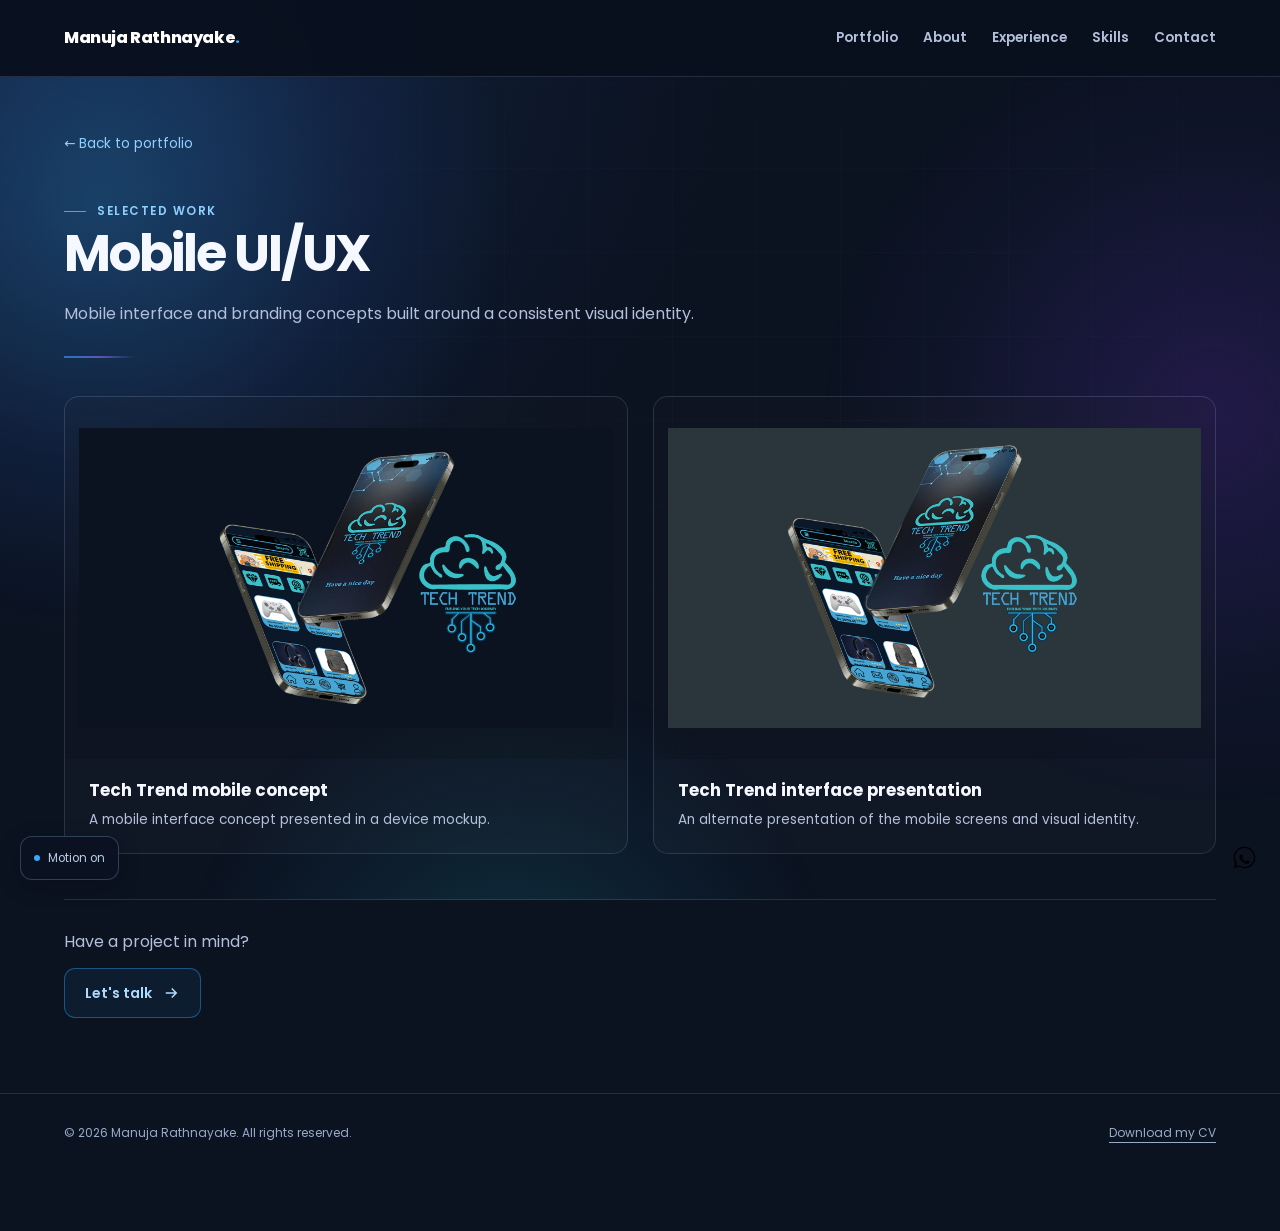
<file: Mobile_UI_UX.html>
<!DOCTYPE html>
<html lang="en">
<head>
  <meta charset="utf-8">
  <meta name="viewport" content="width=device-width, initial-scale=1">
  <title>Mobile UI/UX | Manuja Rathnayake</title>
  <meta name="description" content="Mobile interface and branding concepts built around a consistent visual identity.">
  <meta name="theme-color" content="#0b1220">
  <link rel="canonical" href="https://manujarathnayake2004.github.io/manujarathnayake/Mobile_UI_UX.html">
  <meta property="og:type" content="website">
  <meta property="og:title" content="Mobile UI/UX | Manuja Rathnayake">
  <meta property="og:description" content="Mobile interface and branding concepts built around a consistent visual identity.">
  <meta property="og:url" content="https://manujarathnayake2004.github.io/manujarathnayake/Mobile_UI_UX.html">
  <meta property="og:image" content="https://manujarathnayake2004.github.io/manujarathnayake/Manuja_Rathnayake_.png">
  <meta property="og:image:alt" content="Manuja Rathnayake">
  <link rel="icon" type="image/png" href="Manuja_Rathnayake_logo.png">
  <link rel="preconnect" href="https://fonts.googleapis.com">
  <link rel="preconnect" href="https://fonts.gstatic.com" crossorigin>
  <link href="https://fonts.googleapis.com/css2?family=Poppins:wght@400;600;800&amp;display=swap" rel="stylesheet">
  <link rel="stylesheet" href="portfolio.css?v=20261020-skills1">
  <script src="portfolio.js?v=20261020-skills1" defer></script>
</head>
<body>
  <a class="skip-link" href="#main">Skip to content</a>
<header class="site-header">
  <div class="container nav-inner">
    <a href="index.html#home" class="logo">Manuja Rathnayake<span>.</span></a>
    <button class="nav-toggle" type="button" aria-expanded="false" aria-controls="primary-menu">Menu</button>
    <nav class="menu" id="primary-menu" aria-label="Main navigation"><a href="index.html#work">Portfolio</a>
<a href="index.html#about">About</a>
<a href="index.html#experience">Experience</a>
<a href="index.html#skills">Skills</a>
<a href="index.html#contact">Contact</a></nav>
  </div>
</header>
<main id="main">
  <header class="container gallery-header">
    <a class="back-link" href="index.html#work">&larr; Back to portfolio</a>
    <p class="eyebrow">Selected work</p>
    <h1>Mobile UI/UX</h1>
    <p>Mobile interface and branding concepts built around a consistent visual identity.</p>
  </header>
  <div class="container gallery-main">
    <div class="gallery-grid"><figure class="gallery-item">
  <a class="image-link" href="Manuja_Rathnayake_app2.png" data-lightbox="Tech Trend mobile concept" aria-label="Enlarge Tech Trend mobile concept"><img src="Manuja_Rathnayake_app2.png" alt="Tech Trend mobile concept" width="1920" height="1080" loading="lazy" decoding="async"></a>
  <figcaption><h2>Tech Trend mobile concept</h2><p>A mobile interface concept presented in a device mockup.</p></figcaption>
</figure><figure class="gallery-item">
  <a class="image-link" href="app.png" data-lightbox="Tech Trend interface presentation" aria-label="Enlarge Tech Trend interface presentation"><img src="app.png" alt="Tech Trend interface presentation" width="1920" height="1080" loading="lazy" decoding="async"></a>
  <figcaption><h2>Tech Trend interface presentation</h2><p>An alternate presentation of the mobile screens and visual identity.</p></figcaption>
</figure></div>

    <div class="gallery-contact"><p>Have a project in mind?</p><a class="btn btn-secondary" href="index.html#contact">Let's talk <svg width="18" height="18" viewBox="0 0 24 24" fill="none" stroke="currentColor" stroke-width="2" aria-hidden="true"><path d="M5 12h14m-6-6 6 6-6 6"/></svg></a></div>
  </div>
</main>
<dialog class="image-dialog" id="image-dialog" aria-labelledby="image-title">
  <div class="dialog-toolbar"><h2 id="image-title">Artwork preview</h2><button class="dialog-close" type="button" autofocus>Close</button></div>
  <img alt="">
</dialog>
<footer class="footer">
  <div class="container footer-inner">
    <p>&copy; <span data-year>2026</span> Manuja Rathnayake. All rights reserved.</p>
    <a href="Manuja_Rathnayake_CV.pdf" download>Download my CV</a>
  </div>
</footer>
<a class="whatsapp-fab" href="https://wa.me/94755004526" target="_blank" rel="noopener noreferrer" aria-label="Chat with Manuja on WhatsApp"><svg width="27" height="27" viewBox="0 0 32 32" aria-hidden="true">
      <path d="M16.001 3.2c-7.03 0-12.8 5.77-12.8 12.8 0 2.257.59 4.378 1.622 6.218L3.2 28.8l6.75-1.764A12.75 12.75 0 0 0 16 28.8c7.03 0 12.8-5.77 12.8-12.8S23.03 3.2 16 3.2zm0 1.6c6.176 0 11.2 5.024 11.2 11.2 0 6.176-5.024 11.2-11.2 11.2-2.01 0-3.897-.538-5.522-1.475l-.393-.225-4.017 1.049 1.074-3.902-.257-.4A11.161 11.161 0 0 1 4.8 16c0-6.176 5.024-11.2 11.2-11.2zm5.517 15.58c-.301-.15-1.773-.873-2.05-.972-.277-.101-.48-.15-.684.15-.202.3-.785.972-.962 1.173-.177.2-.355.225-.656.075-.301-.15-1.264-.466-2.403-1.486-.888-.792-1.486-1.77-1.662-2.07-.177-.3-.02-.462.133-.612.137-.136.301-.355.451-.532.15-.177.2-.3.301-.5.1-.2.05-.375-.025-.525-.075-.15-.684-1.65-.937-2.26-.247-.593-.498-.513-.684-.523l-.584-.01c-.2 0-.525.075-.8.375-.275.3-1.05 1.025-1.05 2.5s1.075 2.9 1.225 3.1c.15.2 2.117 3.231 5.133 4.532.718.31 1.277.495 1.713.633.72.229 1.377.197 1.896.12.579-.086 1.773-.724 2.024-1.423.25-.698.25-1.297.175-1.422-.075-.125-.275-.2-.576-.35z"/>
    </svg></a>
</body>
</html>
</file>
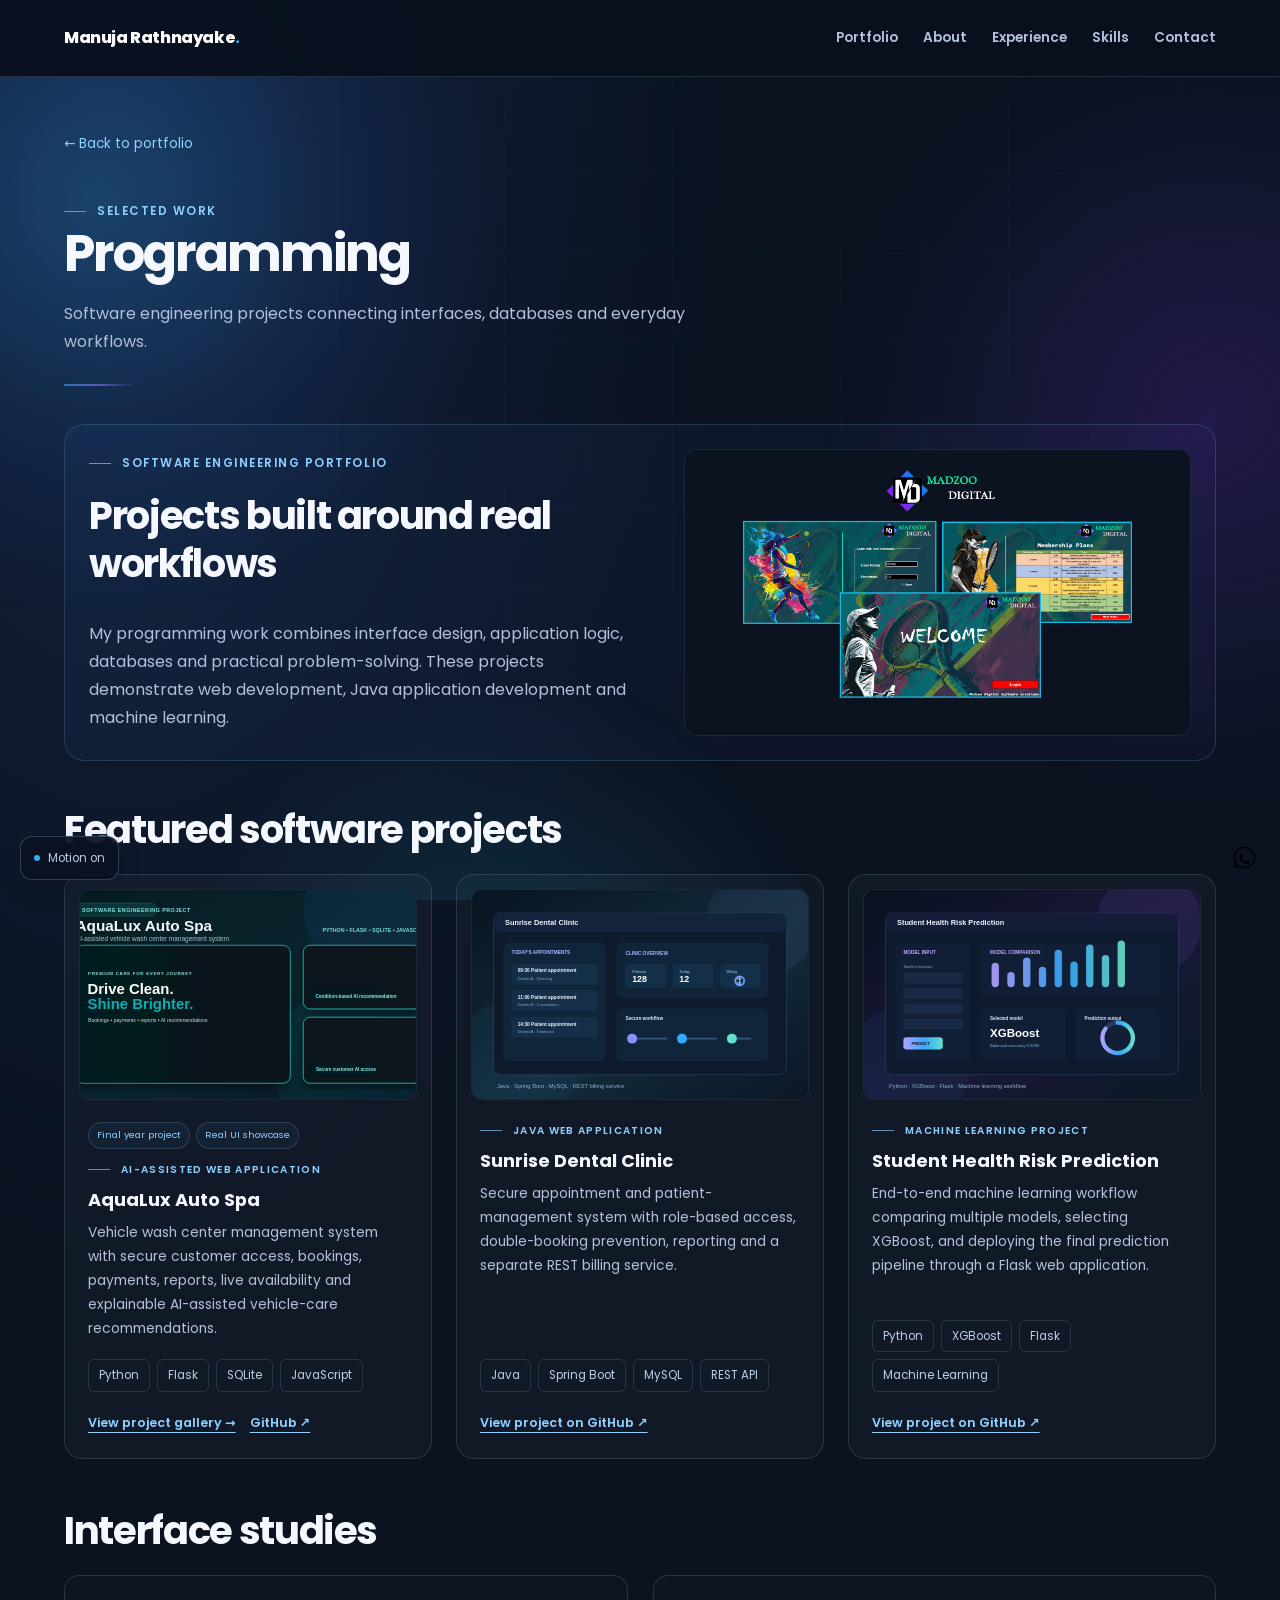
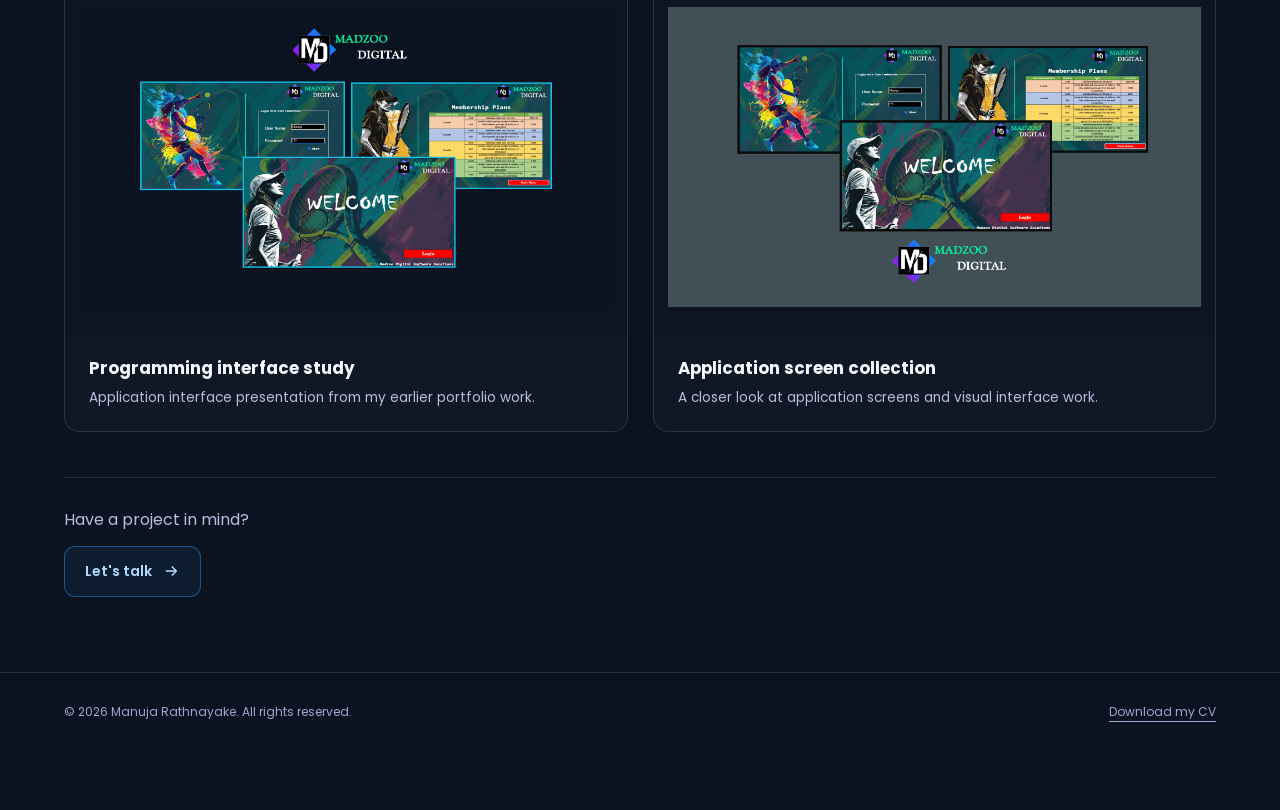
<file: Programming.html>
<!DOCTYPE html>
<html lang="en">
<head>
  <meta charset="utf-8">
  <meta name="viewport" content="width=device-width, initial-scale=1">
  <title>Programming | Manuja Rathnayake</title>
  <meta name="description" content="Software engineering projects connecting interfaces, databases and everyday workflows.">
  <meta name="theme-color" content="#0b1220">
  <link rel="canonical" href="https://manujarathnayake2004.github.io/manujarathnayake/Programming.html">
  <meta property="og:type" content="website">
  <meta property="og:title" content="Programming | Manuja Rathnayake">
  <meta property="og:description" content="Software engineering projects connecting interfaces, databases and everyday workflows.">
  <meta property="og:url" content="https://manujarathnayake2004.github.io/manujarathnayake/Programming.html">
  <meta property="og:image" content="https://manujarathnayake2004.github.io/manujarathnayake/Manuja_Rathnayake_.png">
  <meta property="og:image:alt" content="Manuja Rathnayake">
  <link rel="icon" type="image/png" href="Manuja_Rathnayake_logo.png">
  <link rel="preconnect" href="https://fonts.googleapis.com">
  <link rel="preconnect" href="https://fonts.gstatic.com" crossorigin>
  <link href="https://fonts.googleapis.com/css2?family=Poppins:wght@400;600;800&amp;display=swap" rel="stylesheet">
  <link rel="stylesheet" href="portfolio.css?v=20261020-skills1">
  <link rel="stylesheet" href="project-showcase.css?v=20261126-aqua2">
  <script src="portfolio.js?v=20261020-skills1" defer></script>
</head>
<body>
  <a class="skip-link" href="#main">Skip to content</a>
<header class="site-header">
  <div class="container nav-inner">
    <a href="index.html#home" class="logo">Manuja Rathnayake<span>.</span></a>
    <button class="nav-toggle" type="button" aria-expanded="false" aria-controls="primary-menu">Menu</button>
    <nav class="menu" id="primary-menu" aria-label="Main navigation"><a href="index.html#work">Portfolio</a>
<a href="index.html#about">About</a>
<a href="index.html#experience">Experience</a>
<a href="index.html#skills">Skills</a>
<a href="index.html#contact">Contact</a></nav>
  </div>
</header>
<main id="main">
  <header class="container gallery-header">
    <a class="back-link" href="index.html#work">&larr; Back to portfolio</a>
    <p class="eyebrow">Selected work</p>
    <h1>Programming</h1>
    <p>Software engineering projects connecting interfaces, databases and everyday workflows.</p>
  </header>
  <div class="container gallery-main">
    <section class="programming-intro" aria-label="Programming portfolio introduction">
      <div class="programming-intro-copy">
        <p class="eyebrow">Software engineering portfolio</p>
        <h2>Projects built around real workflows</h2>
        <p>My programming work combines interface design, application logic, databases and practical problem-solving. These projects demonstrate web development, Java application development and machine learning.</p>
      </div>
      <div class="programming-intro-visual">
        <img src="Manuja_Rathnayake_program2.png" alt="Programming and software interface portfolio preview" width="1920" height="1080" loading="eager" decoding="async">
      </div>
    </section>
    <h2 class="project-heading">Featured software projects</h2>
      <div class="project-showcase-grid">
        <article class="project-showcase-card">
          <a class="project-showcase-media" href="AquaLux.html" aria-label="View AquaLux Auto Spa project gallery">
            <img src="assets/projects/aqualux/aqualux-cover.svg" alt="AquaLux Auto Spa project cover created from real interface screenshots" width="1600" height="900" loading="lazy" decoding="async">
          </a>
          <div class="project-showcase-body">
            <div class="project-card-kicker"><span>Final year project</span><span>Real UI showcase</span></div>
            <p class="eyebrow">AI-assisted web application</p>
            <h3>AquaLux Auto Spa</h3>
            <p>Vehicle wash center management system with secure customer access, bookings, payments, reports, live availability and explainable AI-assisted vehicle-care recommendations.</p>
            <div class="tags" aria-label="Technologies"><span class="tag">Python</span><span class="tag">Flask</span><span class="tag">SQLite</span><span class="tag">JavaScript</span></div>
            <div class="project-showcase-links"><a href="AquaLux.html">View project gallery &rarr;</a><a href="https://github.com/manujarathnayake2004/AquaLux-Vehicle-Wash-Center" target="_blank" rel="noopener noreferrer">GitHub &nearr;</a></div>
          </div>
        </article>
        <article class="project-showcase-card">
          <a class="project-showcase-media" href="https://github.com/manujarathnayake2004/SunriseDentalClinic" target="_blank" rel="noopener noreferrer" aria-label="View Sunrise Dental Clinic project on GitHub">
            <img src="assets/projects/sunrise-dental-cover.svg" alt="Sunrise Dental Clinic appointment management project preview" width="1280" height="800" loading="lazy" decoding="async">
          </a>
          <div class="project-showcase-body">
            <p class="eyebrow">Java web application</p>
            <h3>Sunrise Dental Clinic</h3>
            <p>Secure appointment and patient-management system with role-based access, double-booking prevention, reporting and a separate REST billing service.</p>
            <div class="tags" aria-label="Technologies"><span class="tag">Java</span><span class="tag">Spring Boot</span><span class="tag">MySQL</span><span class="tag">REST API</span></div>
            <div class="project-showcase-links"><a href="https://github.com/manujarathnayake2004/SunriseDentalClinic" target="_blank" rel="noopener noreferrer">View project on GitHub &nearr;</a></div>
          </div>
        </article>
        <article class="project-showcase-card">
          <a class="project-showcase-media" href="https://github.com/manujarathnayake2004/Student_Health_Risk_Prediction_System" target="_blank" rel="noopener noreferrer" aria-label="View Student Health Risk Prediction System on GitHub">
            <img src="assets/projects/student-health-cover.svg" alt="Student Health Risk Prediction machine learning project preview" width="1280" height="800" loading="lazy" decoding="async">
          </a>
          <div class="project-showcase-body">
            <p class="eyebrow">Machine learning project</p>
            <h3>Student Health Risk Prediction</h3>
            <p>End-to-end machine learning workflow comparing multiple models, selecting XGBoost, and deploying the final prediction pipeline through a Flask web application.</p>
            <div class="tags" aria-label="Technologies"><span class="tag">Python</span><span class="tag">XGBoost</span><span class="tag">Flask</span><span class="tag">Machine Learning</span></div>
            <div class="project-showcase-links"><a href="https://github.com/manujarathnayake2004/Student_Health_Risk_Prediction_System" target="_blank" rel="noopener noreferrer">View project on GitHub &nearr;</a></div>
          </div>
        </article>
      </div>
    <h2 class="interface-study-heading">Interface studies</h2>
    <div class="gallery-grid"><figure class="gallery-item">
      <a class="image-link" href="Manuja_Rathnayake_program2.png" data-lightbox="Programming interface study" aria-label="Enlarge programming interface study"><img src="Manuja_Rathnayake_program2.png" alt="Programming interface study" width="1920" height="1080" loading="lazy" decoding="async"></a>
      <figcaption><h2>Programming interface study</h2><p>Application interface presentation from my earlier portfolio work.</p></figcaption>
    </figure><figure class="gallery-item">
      <a class="image-link" href="Program.png" data-lightbox="Application screen collection" aria-label="Enlarge application screen collection"><img src="Program.png" alt="Application screen collection" width="1920" height="1080" loading="lazy" decoding="async"></a>
      <figcaption><h2>Application screen collection</h2><p>A closer look at application screens and visual interface work.</p></figcaption>
    </figure></div>
    <div class="gallery-contact"><p>Have a project in mind?</p><a class="btn btn-secondary" href="index.html#contact">Let's talk <svg width="18" height="18" viewBox="0 0 24 24" fill="none" stroke="currentColor" stroke-width="2" aria-hidden="true"><path d="M5 12h14m-6-6 6 6-6 6"/></svg></a></div>
  </div>
</main>
<dialog class="image-dialog" id="image-dialog" aria-labelledby="image-title">
  <div class="dialog-toolbar"><h2 id="image-title">Artwork preview</h2><button class="dialog-close" type="button" autofocus>Close</button></div>
  <img alt="">
</dialog>
<footer class="footer">
  <div class="container footer-inner">
    <p>&copy; <span data-year>2026</span> Manuja Rathnayake. All rights reserved.</p>
    <a href="Manuja_Rathnayake_CV.pdf" download>Download my CV</a>
  </div>
</footer>
<a class="whatsapp-fab" href="https://wa.me/94755004526" target="_blank" rel="noopener noreferrer" aria-label="Chat with Manuja on WhatsApp"><svg width="27" height="27" viewBox="0 0 32 32" aria-hidden="true">
      <path d="M16.001 3.2c-7.03 0-12.8 5.77-12.8 12.8 0 2.257.59 4.378 1.622 6.218L3.2 28.8l6.75-1.764A12.75 12.75 0 0 0 16 28.8c7.03 0 12.8-5.77 12.8-12.8S23.03 3.2 16 3.2zm0 1.6c6.176 0 11.2 5.024 11.2 11.2 0 6.176-5.024 11.2-11.2 11.2-2.01 0-3.897-.538-5.522-1.475l-.393-.225-4.017 1.049 1.074-3.902-.257-.4A11.161 11.161 0 0 1 4.8 16c0-6.176 5.024-11.2 11.2-11.2zm5.517 15.58c-.301-.15-1.773-.873-2.05-.972-.277-.101-.48-.15-.684.15-.202.3-.785.972-.962 1.173-.177.2-.355.225-.656.075-.301-.15-1.264-.466-2.403-1.486-.888-.792-1.486-1.77-1.662-2.07-.177-.3-.02-.462.133-.612.137-.136.301-.355.451-.532.15-.177.2-.3.301-.5.1-.2.05-.375-.025-.525-.075-.15-.684-1.65-.937-2.26-.247-.593-.498-.513-.684-.523l-.584-.01c-.2 0-.525.075-.8.375-.275.3-1.05 1.025-1.05 2.5s1.075 2.9 1.225 3.1c.15.2 2.117 3.231 5.133 4.532.718.31 1.277.495 1.713.633.72.229 1.377.197 1.896.12.579-.086 1.773-.724 2.024-1.423.25-.698.25-1.297.175-1.422-.075-.125-.275-.2-.576-.35z"/>
    </svg></a>
</body>
</html>
</file>
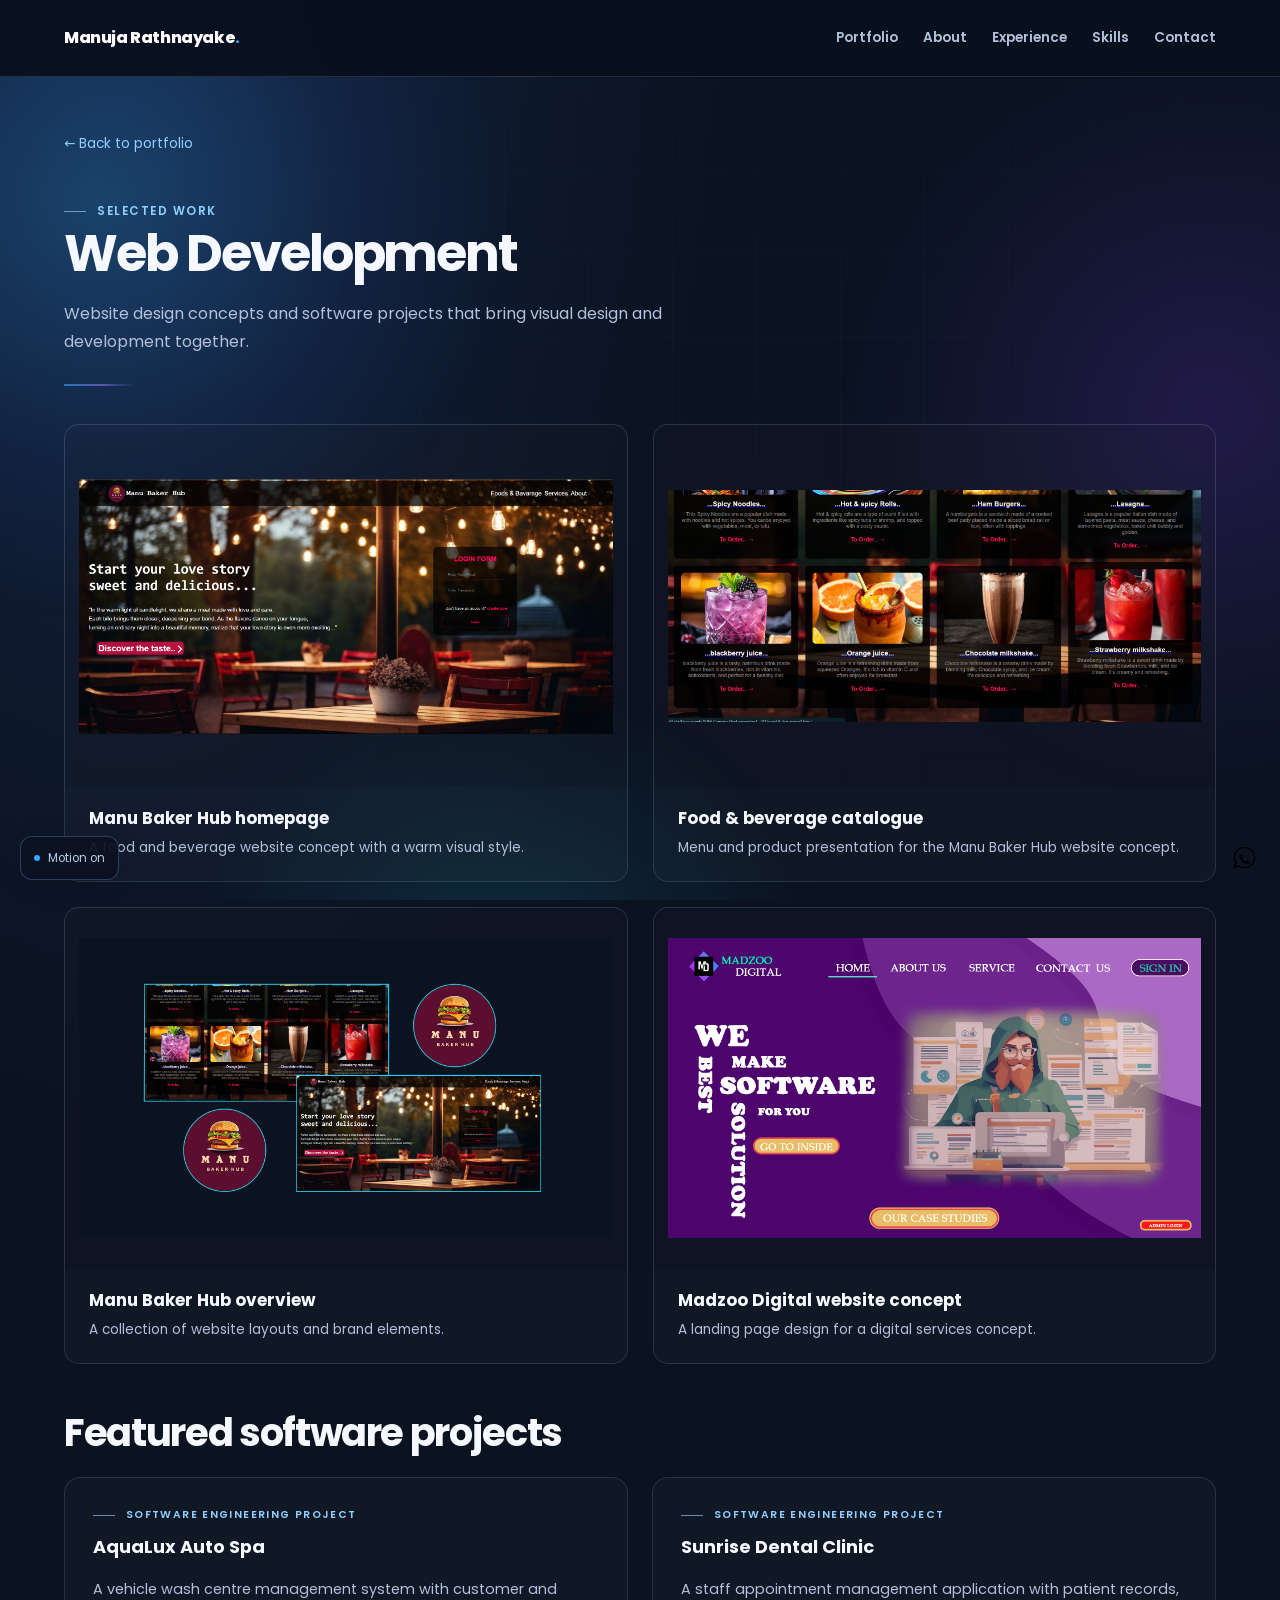
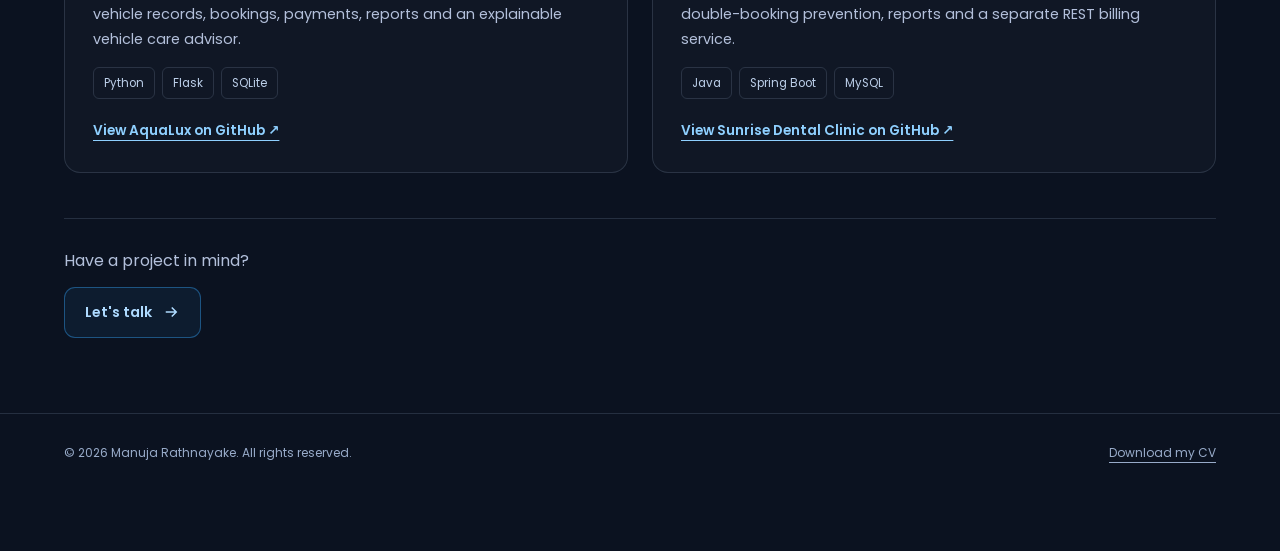
<file: Web_development.html>
<!DOCTYPE html>
<html lang="en">
<head>
  <meta charset="utf-8">
  <meta name="viewport" content="width=device-width, initial-scale=1">
  <title>Web Development | Manuja Rathnayake</title>
  <meta name="description" content="Website design concepts and software projects that bring visual design and development together.">
  <meta name="theme-color" content="#0b1220">
  <link rel="canonical" href="https://manujarathnayake2004.github.io/manujarathnayake/Web_development.html">
  <meta property="og:type" content="website">
  <meta property="og:title" content="Web Development | Manuja Rathnayake">
  <meta property="og:description" content="Website design concepts and software projects that bring visual design and development together.">
  <meta property="og:url" content="https://manujarathnayake2004.github.io/manujarathnayake/Web_development.html">
  <meta property="og:image" content="https://manujarathnayake2004.github.io/manujarathnayake/Manuja_Rathnayake_.png">
  <meta property="og:image:alt" content="Manuja Rathnayake">
  <link rel="icon" type="image/png" href="Manuja_Rathnayake_logo.png">
  <link rel="preconnect" href="https://fonts.googleapis.com">
  <link rel="preconnect" href="https://fonts.gstatic.com" crossorigin>
  <link href="https://fonts.googleapis.com/css2?family=Poppins:wght@400;600;800&amp;display=swap" rel="stylesheet">
  <link rel="stylesheet" href="portfolio.css?v=20261020-skills1">
  <script src="portfolio.js?v=20261020-skills1" defer></script>
</head>
<body>
  <a class="skip-link" href="#main">Skip to content</a>
<header class="site-header">
  <div class="container nav-inner">
    <a href="index.html#home" class="logo">Manuja Rathnayake<span>.</span></a>
    <button class="nav-toggle" type="button" aria-expanded="false" aria-controls="primary-menu">Menu</button>
    <nav class="menu" id="primary-menu" aria-label="Main navigation"><a href="index.html#work">Portfolio</a>
<a href="index.html#about">About</a>
<a href="index.html#experience">Experience</a>
<a href="index.html#skills">Skills</a>
<a href="index.html#contact">Contact</a></nav>
  </div>
</header>
<main id="main">
  <header class="container gallery-header">
    <a class="back-link" href="index.html#work">&larr; Back to portfolio</a>
    <p class="eyebrow">Selected work</p>
    <h1>Web Development</h1>
    <p>Website design concepts and software projects that bring visual design and development together.</p>
  </header>
  <div class="container gallery-main">
    <div class="gallery-grid"><figure class="gallery-item">
  <a class="image-link" href="Manu%20Baker%20hub.png" data-lightbox="Manu Baker Hub homepage" aria-label="Enlarge Manu Baker Hub homepage"><img src="Manu%20Baker%20hub.png" alt="Manu Baker Hub homepage" width="1914" height="915" loading="lazy" decoding="async"></a>
  <figcaption><h2>Manu Baker Hub homepage</h2><p>A food and beverage website concept with a warm visual style.</p></figcaption>
</figure><figure class="gallery-item">
  <a class="image-link" href="website2.png" data-lightbox="Food &amp; beverage catalogue" aria-label="Enlarge Food &amp; beverage catalogue"><img src="website2.png" alt="Food &amp; beverage catalogue" width="1874" height="816" loading="lazy" decoding="async"></a>
  <figcaption><h2>Food &amp; beverage catalogue</h2><p>Menu and product presentation for the Manu Baker Hub website concept.</p></figcaption>
</figure><figure class="gallery-item">
  <a class="image-link" href="Manuja_Rathnayake_website.png" data-lightbox="Manu Baker Hub overview" aria-label="Enlarge Manu Baker Hub overview"><img src="Manuja_Rathnayake_website.png" alt="Manu Baker Hub overview" width="1920" height="1080" loading="lazy" decoding="async"></a>
  <figcaption><h2>Manu Baker Hub overview</h2><p>A collection of website layouts and brand elements.</p></figcaption>
</figure><figure class="gallery-item">
  <a class="image-link" href="test.png" data-lightbox="Madzoo Digital website concept" aria-label="Enlarge Madzoo Digital website concept"><img src="test.png" alt="Madzoo Digital website concept" width="1920" height="1080" loading="lazy" decoding="async"></a>
  <figcaption><h2>Madzoo Digital website concept</h2><p>A landing page design for a digital services concept.</p></figcaption>
</figure></div>
    <h2 class="project-heading">Featured software projects</h2><div class="project-grid">
  <article class="project-detail">
    <p class="eyebrow">Software engineering project</p>
    <h3>AquaLux Auto Spa</h3>
    <p>A vehicle wash centre management system with customer and vehicle records, bookings, payments, reports and an explainable vehicle care advisor.</p>
    <div class="tags" aria-label="Technologies"><span class="tag">Python</span><span class="tag">Flask</span><span class="tag">SQLite</span></div>
    <a href="https://github.com/manujarathnayake2004/AquaLux-Vehicle-Wash-Center" target="_blank" rel="noopener noreferrer">View AquaLux on GitHub &nearr;</a>
  </article>
  <article class="project-detail">
    <p class="eyebrow">Software engineering project</p>
    <h3>Sunrise Dental Clinic</h3>
    <p>A staff appointment management application with patient records, double-booking prevention, reports and a separate REST billing service.</p>
    <div class="tags" aria-label="Technologies"><span class="tag">Java</span><span class="tag">Spring Boot</span><span class="tag">MySQL</span></div>
    <a href="https://github.com/manujarathnayake2004/SunriseDentalClinic" target="_blank" rel="noopener noreferrer">View Sunrise Dental Clinic on GitHub &nearr;</a>
  </article>
</div>
    <div class="gallery-contact"><p>Have a project in mind?</p><a class="btn btn-secondary" href="index.html#contact">Let's talk <svg width="18" height="18" viewBox="0 0 24 24" fill="none" stroke="currentColor" stroke-width="2" aria-hidden="true"><path d="M5 12h14m-6-6 6 6-6 6"/></svg></a></div>
  </div>
</main>
<dialog class="image-dialog" id="image-dialog" aria-labelledby="image-title">
  <div class="dialog-toolbar"><h2 id="image-title">Artwork preview</h2><button class="dialog-close" type="button" autofocus>Close</button></div>
  <img alt="">
</dialog>
<footer class="footer">
  <div class="container footer-inner">
    <p>&copy; <span data-year>2026</span> Manuja Rathnayake. All rights reserved.</p>
    <a href="Manuja_Rathnayake_CV.pdf" download>Download my CV</a>
  </div>
</footer>
<a class="whatsapp-fab" href="https://wa.me/94755004526" target="_blank" rel="noopener noreferrer" aria-label="Chat with Manuja on WhatsApp"><svg width="27" height="27" viewBox="0 0 32 32" aria-hidden="true">
      <path d="M16.001 3.2c-7.03 0-12.8 5.77-12.8 12.8 0 2.257.59 4.378 1.622 6.218L3.2 28.8l6.75-1.764A12.75 12.75 0 0 0 16 28.8c7.03 0 12.8-5.77 12.8-12.8S23.03 3.2 16 3.2zm0 1.6c6.176 0 11.2 5.024 11.2 11.2 0 6.176-5.024 11.2-11.2 11.2-2.01 0-3.897-.538-5.522-1.475l-.393-.225-4.017 1.049 1.074-3.902-.257-.4A11.161 11.161 0 0 1 4.8 16c0-6.176 5.024-11.2 11.2-11.2zm5.517 15.58c-.301-.15-1.773-.873-2.05-.972-.277-.101-.48-.15-.684.15-.202.3-.785.972-.962 1.173-.177.2-.355.225-.656.075-.301-.15-1.264-.466-2.403-1.486-.888-.792-1.486-1.77-1.662-2.07-.177-.3-.02-.462.133-.612.137-.136.301-.355.451-.532.15-.177.2-.3.301-.5.1-.2.05-.375-.025-.525-.075-.15-.684-1.65-.937-2.26-.247-.593-.498-.513-.684-.523l-.584-.01c-.2 0-.525.075-.8.375-.275.3-1.05 1.025-1.05 2.5s1.075 2.9 1.225 3.1c.15.2 2.117 3.231 5.133 4.532.718.31 1.277.495 1.713.633.72.229 1.377.197 1.896.12.579-.086 1.773-.724 2.024-1.423.25-.698.25-1.297.175-1.422-.075-.125-.275-.2-.576-.35z"/>
    </svg></a>
</body>
</html>
</file>
<file: portfolio.css>
:root {
  color-scheme: dark;
  --bg: #0b1220;
  --bg-alt: #0e1728;
  --surface: #111d31;
  --text: #e8eefc;
  --muted: #b3c0db;
  --accent: #35a8ff;
  --line: rgba(190, 211, 245, .15);
}
* { box-sizing: border-box; }
html { scroll-behavior: smooth; scroll-padding-top: 100px; }
body {
  margin: 0;
  background: radial-gradient(ellipse at 10% 0, #132440 0, transparent 38rem), var(--bg);
  color: var(--text);
  font-family: Poppins, system-ui, -apple-system, "Segoe UI", sans-serif;
  line-height: 1.75;
}
body, button, a { -webkit-tap-highlight-color: transparent; }
a { color: #8fd0ff; text-underline-offset: 5px; }
a:hover { color: #fff; }
button, input, textarea { font: inherit; }
button { cursor: pointer; }
img { display: block; max-width: 100%; height: auto; }
svg { flex-shrink: 0; }
h1, h2, h3, p { margin-top: 0; }
h1, h2, h3 { color: #f5f8ff; line-height: 1.25; }
h2 { font-size: clamp(1.8rem, 3.4vw, 2.4rem); letter-spacing: -.035em; }
h3 { font-size: 1.12rem; }
p { color: var(--muted); }
:focus-visible { outline: 3px solid var(--accent); outline-offset: 5px; }
.container { width: min(1180px, 90%); margin-inline: auto; }
.skip-link { position: fixed; top: 12px; left: 12px; z-index: 100; padding: 10px 18px; background: #fff; color: #0b1220; transform: translateY(-160%); }
.skip-link:focus { transform: translateY(0); color: #0b1220; }
.site-header { position: sticky; top: 0; z-index: 30; background: rgba(9, 16, 30, .95); border-bottom: 1px solid var(--line); backdrop-filter: blur(16px); }
.nav-inner { min-height: 76px; display: flex; justify-content: space-between; align-items: center; gap: 24px; }
.logo { color: #fff; font-size: 1rem; font-weight: 800; letter-spacing: -.025em; text-decoration: none; white-space: nowrap; }
.logo span { color: var(--accent); }
.menu { display: flex; align-items: center; gap: 25px; }
.menu a { color: var(--muted); font-size: .85rem; font-weight: 600; text-decoration: none; padding-block: 14px; }
.menu a:hover { color: var(--accent); }
.nav-toggle { display: none; border: 1px solid var(--line); background: var(--surface); color: var(--text); border-radius: 9px; padding: 9px 13px; font-size: .85rem; }
.hero { padding: 76px 0 86px; }
.hero-grid { display: grid; grid-template-columns: 1.25fr .85fr; gap: 68px; align-items: center; }
.eyebrow { color: #8fd0ff; text-transform: uppercase; letter-spacing: .13em; font-size: .73rem; font-weight: 600; margin-bottom: 18px; }
.hero h1 { font-size: clamp(2.5rem, 5vw, 4.2rem); font-weight: 800; letter-spacing: -.05em; margin-bottom: 23px; line-height: 1.08; }
.accent { color: var(--accent); }
.hero-role { font-size: clamp(1rem, 1.6vw, 1.18rem); font-weight: 600; color: #d5e6ff; line-height: 1.6; max-width: 540px; }
.hero-summary { max-width: 56ch; font-size: .96rem; }
.hero-photo { margin: 0; justify-self: center; width: min(370px, 100%); aspect-ratio: 1; border-radius: 50%; border: 4px solid rgba(53, 168, 255, .35); box-shadow: 0 0 70px -22px rgba(53, 168, 255, .5); overflow: hidden; }
.hero-photo img { width: 100%; height: 100%; object-fit: cover; }
.current-role { display: flex; align-items: center; gap: 10px; color: #b8cbe6; font-size: .8rem; margin-top: 25px; }
.current-role::before { content: ""; width: 7px; height: 7px; border-radius: 50%; background: #78cfb4; flex-shrink: 0; }
.actions { display: flex; flex-wrap: wrap; gap: 12px; margin-top: 26px; }
.btn { display: inline-flex; align-items: center; justify-content: center; gap: 10px; min-height: 48px; padding: 12px 20px; border-radius: 11px; font-size: .88rem; font-weight: 600; text-decoration: none; border: 1px solid rgba(53,168,255,.4); transition: background .2s, transform .2s; }
.btn-primary { background: var(--accent); color: #071225; }
.btn-primary:hover { background: #70c3ff; color: #071225; transform: translateY(-2px); }
.btn-secondary { background: rgba(53,168,255,.07); color: #aedaff; }
.btn-secondary:hover { background: rgba(53,168,255,.17); }
.social-links { display: flex; flex-wrap: wrap; gap: 21px; margin-top: 24px; }
.social-links a { font-size: .82rem; color: var(--muted); }
.social-links a:hover { color: #fff; }
.section { padding: 78px 0; border-top: 1px solid var(--line); }
.section-alt { background: rgba(14, 23, 40, .66); }
.section-intro { max-width: 66ch; margin-bottom: 30px; font-size: .94rem; }
.section-heading { display: flex; align-items: flex-end; justify-content: space-between; gap: 24px; margin-bottom: 30px; }
.section-heading h2 { margin-bottom: 0; }
.section-heading .eyebrow { margin-bottom: 10px; }
.section-heading > a { font-size: .85rem; flex-shrink: 0; }
.about-grid { display: grid; grid-template-columns: 1.3fr .7fr; gap: 60px; }
.about-copy p { font-size: .97rem; }
.facts { margin: 0; border-left: 1px solid var(--line); padding-left: 30px; }
.facts div + div { margin-top: 23px; }
.facts dt { color: #8fd0ff; font-size: .72rem; text-transform: uppercase; letter-spacing: .08em; }
.facts dd { margin: 4px 0 0; font-size: .9rem; color: #e4ecfa; }
.services-grid { display: grid; grid-template-columns: repeat(3, minmax(0, 1fr)); gap: 22px; }
.service { border-top: 2px solid rgba(53,168,255,.55); padding: 23px 0 0; }
.service p { font-size: .9rem; margin-bottom: 0; }
.service-number { color: #6ba2cb; font-size: .78rem; display: block; margin-bottom: 18px; }
.career-grid { display: grid; grid-template-columns: 1.05fr .95fr; gap: 66px; }
.timeline { border-left: 1px solid rgba(53,168,255,.4); padding-left: 26px; }
.timeline-item { position: relative; padding: 0 0 32px; }
.timeline-item:last-child { padding-bottom: 0; }
.timeline-item::before { content: ""; position: absolute; width: 9px; height: 9px; left: -31px; top: 7px; background: var(--accent); border-radius: 50%; }
.timeline-item h3 { margin-bottom: 6px; }
.timeline-item .date { color: #88caff; font-size: .76rem; margin-bottom: 8px; }
.timeline-item .role { color: #e0ebfb; font-size: .88rem; margin-bottom: 12px; }
.timeline-item ul { color: var(--muted); font-size: .88rem; padding-left: 19px; margin: 0; }
.timeline-item li + li { margin-top: 8px; }
.education-list { list-style: none; padding: 0; margin: 0; }
.education-list li { display: grid; grid-template-columns: 70px minmax(0,1fr); gap: 15px; padding: 17px 0; border-bottom: 1px solid var(--line); }
.education-list li:first-child { padding-top: 0; }
.education-list .date { color: #88caff; font-size: .76rem; padding-top: 3px; }
.education-list h3 { font-size: .92rem; line-height: 1.5; margin-bottom: 4px; }
.education-list p { font-size: .8rem; margin: 0; }
.skills-grid { display: grid; grid-template-columns: repeat(3,minmax(0,1fr)); gap: 22px; }
.skill-group { background: rgba(255,255,255,.025); border: 1px solid var(--line); border-radius: 16px; padding: 25px; }
.skill-group h3 { margin-bottom: 18px; }
.skill-group ul { padding: 0; margin: 0; list-style: none; font-size: .88rem; color: var(--muted); }
.skill-group li { padding: 8px 0; border-bottom: 1px solid rgba(190,211,245,.08); }
.skill-group li:last-child { border-bottom: 0; }
.strengths { display: flex; flex-wrap: wrap; gap: 10px; list-style: none; padding: 0; margin: 28px 0 0; }
.strengths li, .tag { border: 1px solid var(--line); border-radius: 6px; padding: 5px 10px; color: #bccfe9; font-size: .73rem; }
.work-grid { display: grid; grid-template-columns: repeat(2,minmax(0,1fr)); gap: 24px; }
.work-card { display: block; border: 1px solid var(--line); border-radius: 17px; background: rgba(255,255,255,.025); overflow: hidden; text-decoration: none; transition: border-color .2s, transform .2s; }
.work-card:hover { border-color: rgba(53,168,255,.55); transform: translateY(-4px); }
.work-media { padding: 14px 14px 0; }
.work-media img { width: 100%; aspect-ratio: 16 / 9; object-fit: contain; background: #0b1220; border-radius: 9px; }
.work-caption { padding: 22px 24px 25px; }
.work-caption h3 { display: flex; justify-content: space-between; gap: 15px; margin-bottom: 9px; }
.work-caption h3 span { color: var(--accent); font-weight: 400; }
.work-caption p { font-size: .87rem; margin-bottom: 0; }
.project-heading { margin: 45px 0 20px; }
.project-grid { display: grid; grid-template-columns: repeat(2,minmax(0,1fr)); gap: 24px; }
.project-detail { padding: 28px; border: 1px solid var(--line); border-radius: 16px; background: rgba(255,255,255,.025); }
.project-detail p { font-size: .9rem; }
.project-detail .eyebrow { font-size: .66rem; margin-bottom: 12px; }
.project-detail > a { display: inline-block; margin-top: 20px; font-size: .85rem; font-weight: 600; }
.tags { display: flex; flex-wrap: wrap; gap: 7px; }
.contact-grid { display: grid; grid-template-columns: 1.05fr .95fr; gap: 65px; align-items: start; }
.contact-grid h2 { font-size: clamp(2rem,3.4vw,2.65rem); }
.contact-details { margin: 0; padding: 28px; border: 1px solid var(--line); border-radius: 17px; background: rgba(255,255,255,.025); }
.contact-details > div + div { margin-top: 20px; }
.contact-details dt { font-size: .74rem; color: #96abc8; margin-bottom: 4px; }
.contact-details dd { margin: 0; font-size: .9rem; overflow-wrap: anywhere; }
.contact-details dd a { color: #e1ecfc; }
.footer { padding: 28px 0; border-top: 1px solid var(--line); }
.footer-inner { display: flex; flex-wrap: wrap; gap: 12px; justify-content: space-between; align-items: center; }
.footer p, .footer a { font-size: .75rem; color: #98abc9; margin: 0; }
.whatsapp-fab { position: fixed; right: 22px; bottom: 20px; z-index: 25; }
.whatsapp-bot {
  width: 284px; height: 92px; display: flex; align-items: center; justify-content: space-between;
  padding: 12px 8px 12px 20px; color: #edf8ff; text-decoration: none;
  border: 1px solid rgba(53,168,255,.58); border-radius: 19px;
  background: linear-gradient(135deg,rgba(8,18,34,.98),rgba(13,28,50,.96));
  box-shadow: 0 16px 42px rgba(0,0,0,.36),0 0 28px rgba(53,168,255,.16),inset 0 0 0 1px rgba(143,208,255,.05);
  overflow: visible; isolation: isolate;
}
.whatsapp-bot::before {
  content: ""; position: absolute; inset: 0; border-radius: inherit; pointer-events: none; z-index: -1;
  background: linear-gradient(105deg,transparent 15%,rgba(125,220,255,.08) 42%,rgba(139,117,247,.13) 58%,transparent 78%);
  background-size: 220% 100%; animation: whatsapp-bot-shine 4.2s ease-in-out infinite;
}
.whatsapp-bot::after {
  content: ""; position: absolute; left: 16px; right: 74px; bottom: -1px; height: 2px; border-radius: 2px;
  background: linear-gradient(90deg,transparent,#35a8ff,#8b75f7,transparent); opacity: .82;
  box-shadow: 0 0 15px rgba(53,168,255,.6);
}
.whatsapp-bot-copy { min-width: 0; display: grid; gap: 2px; position: relative; z-index: 2; }
.whatsapp-bot-title { display: flex; align-items: center; gap: 9px; font-size: 1.06rem; font-weight: 800; letter-spacing: -.02em; white-space: nowrap; }
.whatsapp-bot-subtitle { color: #a9bdd8; font-size: .62rem; white-space: nowrap; }
.whatsapp-bot-wa { width: 27px; height: 27px; flex: 0 0 27px; fill: #82e9c2; filter: drop-shadow(0 0 8px rgba(130,233,194,.22)); }
.whatsapp-bot-robot { position: relative; width: 76px; height: 104px; flex: 0 0 76px; align-self: flex-end; margin: 0 -1px -10px 7px; transform-origin: 50% 84%; }
.whatsapp-bot-robot svg { width: 100%; height: 100%; overflow: visible; display: block; filter: drop-shadow(0 10px 10px rgba(0,0,0,.36)); }
.whatsapp-bot-ping { position: absolute; right: 65px; top: 11px; width: 8px; height: 8px; border-radius: 50%; background: #7ddcff; box-shadow: 0 0 14px #35a8ff; }
.whatsapp-bot-ping::after { content: ""; position: absolute; inset: -5px; border: 1px solid rgba(125,220,255,.5); border-radius: inherit; animation: whatsapp-bot-ping 2s ease-out infinite; }
.whatsapp-bot:hover, .whatsapp-bot:focus-visible { border-color: rgba(125,220,255,.9); box-shadow: 0 18px 46px rgba(0,0,0,.4),0 0 34px rgba(53,168,255,.28),0 0 22px rgba(139,117,247,.12); }
.whatsapp-bot:hover .whatsapp-bot-robot, .whatsapp-bot:focus-visible .whatsapp-bot-robot { transform: translateY(-5px) rotate(-2deg); }
.whatsapp-bot:hover .whatsapp-bot-title, .whatsapp-bot:focus-visible .whatsapp-bot-title { color: #fff; }
.whatsapp-bot-robot { animation: whatsapp-bot-float 4s ease-in-out infinite; }
.whatsapp-bot .bot-eye { transform-box: fill-box; transform-origin: center; animation: whatsapp-bot-blink 5.2s infinite; }
@keyframes whatsapp-bot-float { 0%,100% { transform: translateY(0) rotate(0); } 50% { transform: translateY(-5px) rotate(1.2deg); } }
@keyframes whatsapp-bot-blink { 0%,46%,50%,100% { transform: scaleY(1); } 48% { transform: scaleY(.08); } }
@keyframes whatsapp-bot-ping { 0% { transform: scale(.65); opacity: .75; } 100% { transform: scale(1.7); opacity: 0; } }
@keyframes whatsapp-bot-shine { 0%,18% { background-position: 110% 0; } 58%,100% { background-position: -110% 0; } }
.gallery-header { padding: 45px 0 38px; }
.back-link { display: inline-flex; gap: 10px; align-items: center; text-decoration: none; font-size: .85rem; margin-bottom: 35px; min-height: 44px; }
.gallery-header h1 { font-size: clamp(2.1rem,4vw,3.25rem); letter-spacing: -.04em; margin-bottom: 15px; }
.gallery-header p { max-width: 67ch; margin-bottom: 0; }
.gallery-main { padding-bottom: 75px; }
.gallery-grid { display: grid; grid-template-columns: repeat(2,minmax(0,1fr)); gap: 25px; }
.gallery-item { margin: 0; border: 1px solid var(--line); border-radius: 15px; background: rgba(255,255,255,.025); overflow: hidden; }
.image-link { display: block; padding: 14px; background: rgba(0,0,0,.1); }
.image-link img { width: 100%; aspect-ratio: 16 / 10; object-fit: contain; border-radius: 8px; }
.image-link:hover { background: rgba(53,168,255,.05); }
.gallery-item figcaption { padding: 21px 24px; }
.gallery-item figcaption h2 { font-size: 1.05rem; letter-spacing: 0; margin-bottom: 7px; }
.gallery-item figcaption p { font-size: .85rem; margin: 0; }
.gallery-contact { margin-top: 45px; padding-top: 28px; border-top: 1px solid var(--line); }
.gallery-contact p { margin-bottom: 12px; }
.image-dialog { width: min(1100px,94vw); max-height: 94dvh; border: 1px solid var(--line); border-radius: 14px; background: #0b1220; color: var(--text); padding: 20px; }
.image-dialog::backdrop { background: rgba(0,0,0,.86); }
.dialog-toolbar { display: flex; justify-content: space-between; align-items: center; gap: 20px; margin-bottom: 14px; }
.dialog-toolbar h2 { font-size: 1rem; letter-spacing: 0; margin: 0; }
.dialog-close { border: 1px solid var(--line); color: #fff; background: var(--surface); border-radius: 8px; padding: 9px 15px; min-height: 44px; }
.image-dialog img { max-height: 76dvh; width: 100%; object-fit: contain; }
.dialog-open { overflow: hidden; }
@media (max-width: 1060px) {
  .menu { gap: 17px; }
  .hero-grid { gap: 35px; }
  .career-grid, .contact-grid { gap: 36px; }
}
@media (max-width: 860px) {
  .nav-inner { flex-wrap: wrap; gap: 0; padding-block: 15px; min-height: 72px; }
  .menu { flex-basis: 100%; flex-wrap: wrap; gap: 0 22px; padding-top: 12px; }
  .js .nav-toggle { display: block; }
  .js .menu { display: none; }
  .js .menu.is-open { display: flex; }
  .hero { padding: 55px 0 60px; }
  .hero-grid { grid-template-columns: 1fr .65fr; gap: 25px; }
  .hero h1 { font-size: clamp(2.3rem,5.5vw,3.2rem); }
  .about-grid, .career-grid, .contact-grid { grid-template-columns: 1fr; gap: 40px; }
  .facts { display: grid; grid-template-columns: 1fr 1fr; gap: 25px; border-left: 0; border-top: 1px solid var(--line); padding: 25px 0 0; }
  .facts div + div { margin-top: 0; }
  .skills-grid { grid-template-columns: repeat(2,minmax(0,1fr)); }
  .skills-grid > :last-child { grid-column: 1 / -1; }
  .section { padding: 60px 0; }
}
@media (max-width: 600px) {
  html { scroll-padding-top: 88px; }
  .logo { font-size: .92rem; }
  .hero-grid { grid-template-columns: 1fr; gap: 38px; }
  .hero h1 { font-size: clamp(2.4rem,9vw,3.3rem); }
  .hero-photo { width: min(280px,76vw); }
  .hero-summary { font-size: .9rem; }
  .services-grid, .skills-grid, .work-grid, .project-grid, .gallery-grid { grid-template-columns: 1fr; }
  .skills-grid > :last-child { grid-column: auto; }
  .services-grid { gap: 28px; }
  .section-heading { align-items: flex-start; flex-direction: column; gap: 15px; }
  .section-heading > a { flex-shrink: 1; }
  .facts { grid-template-columns: 1fr; }
  .work-caption, .project-detail, .contact-details { padding: 23px; }
  .education-list li { grid-template-columns: 60px minmax(0,1fr); }
  .footer { padding-bottom: 85px; }
  .footer-inner { align-items: flex-start; flex-direction: column; }
  .gallery-header { padding-top: 22px; }
  .gallery-item figcaption { padding: 20px; }
}
/* Motion is an enhancement. Content is never hidden while waiting for JavaScript. */
.site-header { transition: background .25s ease, box-shadow .25s ease; }
.site-header.is-scrolled { background: rgba(9,16,30,.98); box-shadow: 0 10px 32px rgba(0,0,0,.2); }
.site-header::after { content: ""; position: absolute; bottom: -1px; left: 0; width: 100%; height: 2px; background: linear-gradient(90deg,#35a8ff,#8cceff); transform: scaleX(var(--scroll-progress,0)); transform-origin: left; pointer-events: none; }
.menu a { position: relative; transition: color .2s ease; }
.menu a::after { content: ""; position: absolute; left: 0; right: 0; bottom: 7px; height: 2px; border-radius: 2px; background: var(--accent); transform: scaleX(0); transform-origin: left; transition: transform .25s ease; }
.menu a:hover::after, .menu a:focus-visible::after { transform: scaleX(1); }
.hero { position: relative; isolation: isolate; overflow: hidden; }
.hero::before, .hero::after { content: ""; position: absolute; z-index: -1; pointer-events: none; border-radius: 50%; }
.hero::before { width: min(850px,100%); height: 750px; right: -18%; top: -30%; background: radial-gradient(ellipse,rgba(53,168,255,.17),rgba(47,90,190,.07) 42%,transparent 69%); }
.hero::after { width: 65%; height: 80%; left: -30%; bottom: -35%; background: radial-gradient(ellipse,rgba(71,91,221,.13),transparent 66%); }
.portrait-stage { position: relative; justify-self: center; width: min(370px,100%); aspect-ratio: 1; }
.portrait-stage .hero-photo { width: 100%; }
.portrait-stage::before, .portrait-stage::after { content: ""; position: absolute; border-radius: 50%; pointer-events: none; }
.portrait-stage::before { inset: -14px; border: 1px solid rgba(104,182,247,.12); border-top: 2px solid rgba(104,182,247,.8); border-right-color: rgba(104,182,247,.35); transform: rotate(-28deg); }
.portrait-stage::after { inset: -23px; border: 1px solid transparent; border-bottom-color: rgba(104,182,247,.32); transform: rotate(24deg); }
.motion-enabled .hero::before { animation: ambient-drift 16s ease-in-out infinite alternate; animation-play-state: paused; }
.motion-enabled .hero::after { animation: ambient-drift 20s ease-in-out infinite alternate-reverse; animation-play-state: paused; }
.motion-enabled .portrait-stage::before { animation: portrait-orbit 28s linear infinite; animation-play-state: paused; }
.motion-enabled .portrait-stage::after { animation: portrait-orbit 38s linear infinite reverse; animation-play-state: paused; }
.motion-enabled:not(.tab-hidden) .hero.is-in-view::before,
.motion-enabled:not(.tab-hidden) .hero.is-in-view::after,
.motion-enabled:not(.tab-hidden) .hero.is-in-view .portrait-stage::before,
.motion-enabled:not(.tab-hidden) .hero.is-in-view .portrait-stage::after { animation-play-state: running; }
@keyframes ambient-drift { from { transform: translate3d(0,0,0) scale(1); } to { transform: translate3d(-5%,5%,0) scale(1.08); } }
@keyframes portrait-orbit { from { transform: rotate(-28deg); } to { transform: rotate(332deg); } }
.work-card, .project-detail, .skill-group, .gallery-item { position: relative; transition: transform .28s ease, border-color .28s ease, box-shadow .28s ease; }
.work-card:focus-visible, .project-detail:focus-within, .gallery-item:focus-within { border-color: rgba(53,168,255,.65); box-shadow: 0 14px 36px -18px rgba(53,168,255,.3); }
.work-card::after { content: ""; position: absolute; inset: 0; pointer-events: none; background: radial-gradient(ellipse at top right,rgba(53,168,255,.09),transparent 65%); opacity: 0; transition: opacity .3s ease; }
.work-card:hover::after, .work-card:focus-visible::after { opacity: 1; }
.work-caption h3 span, .btn-primary svg { transition: transform .25s ease; }
.work-card:hover .work-caption h3 span, .work-card:focus-visible .work-caption h3 span { transform: translate(3px,-3px); }
.btn-primary:hover svg, .btn-primary:focus-visible svg { transform: translateX(3px); }
.btn { transition: background .22s ease, transform .22s ease, box-shadow .22s ease; }
.btn-primary:hover, .btn-primary:focus-visible { box-shadow: 0 8px 28px -12px rgba(53,168,255,.65); }
.btn:active { transform: translateY(1px); }
.whatsapp-fab { transition: transform .25s ease,border-color .25s ease,box-shadow .25s ease; }
.whatsapp-bot-robot { transition: transform .3s ease; }
.motion-toggle { position: fixed; left: 20px; bottom: 20px; z-index: 25; display: inline-flex; align-items: center; gap: 8px; min-height: 44px; padding: 9px 13px; border: 1px solid rgba(143,208,255,.25); border-radius: 12px; background: rgba(11,18,32,.94); color: #b9cde7; font-size: .72rem; box-shadow: 0 6px 24px rgba(0,0,0,.15); }
.motion-toggle[hidden] { display: none; }
.motion-toggle::before { content: ""; width: 6px; height: 6px; border-radius: 50%; background: #35a8ff; }
.motion-toggle[aria-pressed="false"]::before { background: #8796ad; }
.motion-toggle:hover { border-color: #8fd0ff; color: #fff; }
.footer { padding-bottom: 88px; }
.motion-enabled .image-dialog[open]::backdrop { animation: backdrop-enter .22s ease both; }
.motion-enabled .image-dialog.is-closing::backdrop { animation: backdrop-exit .16s ease both; }
@keyframes backdrop-enter { from { opacity: 0; } to { opacity: 1; } }
@keyframes backdrop-exit { to { opacity: 0; } }
@media (hover: hover) and (pointer: fine) {
  .motion-enabled .work-card.tilt-ready:hover { transform: perspective(1000px) rotateX(var(--tilt-x,0deg)) rotateY(var(--tilt-y,0deg)) translateY(-5px); }
  .work-card:hover, .project-detail:hover, .gallery-item:hover, .skill-group:hover { border-color: rgba(53,168,255,.5); box-shadow: 0 16px 36px -22px rgba(53,168,255,.38); }
  .motion-enabled .project-detail:hover, .motion-enabled .skill-group:hover { transform: translateY(-4px); }
}
@media (max-width: 600px) {
  .portrait-stage { width: min(280px,76vw); }
  .portrait-stage::before { inset: -10px; }
  .portrait-stage::after { inset: -18px; }
  .motion-toggle { left: 12px; bottom: 20px; }
}
/* The original blue, violet and cyan atmosphere now continues through every page. */
body { position: relative; isolation: isolate; }
.ambient-scene { position: fixed; inset: 0; z-index: -1; overflow: hidden; pointer-events: none; contain: strict; }
.ambient-mesh { position: absolute; inset: 0; opacity: .18; background-image: linear-gradient(rgba(131,178,240,.18) 1px,transparent 1px),linear-gradient(90deg,rgba(131,178,240,.18) 1px,transparent 1px); background-size: 84px 84px; mask-image: radial-gradient(ellipse at 60% 35%,#000,transparent 72%); }
.ambient-orbs { position: absolute; inset: -35px; transition: transform .5s ease-out; }
.ambient-orb { position: absolute; display: block; border-radius: 50%; }
.orb-blue { width: min(860px,85vw); aspect-ratio: 1; left: -22%; top: -20%; background: radial-gradient(circle,rgba(53,168,255,.25),rgba(45,104,223,.09) 43%,transparent 69%); }
.orb-violet { width: min(800px,90vw); aspect-ratio: 1; right: -22%; top: 5%; background: radial-gradient(circle,rgba(124,58,237,.2),rgba(88,70,200,.07) 45%,transparent 69%); }
.orb-teal { width: min(680px,75vw); aspect-ratio: 1; left: 15%; bottom: -42%; background: radial-gradient(circle,rgba(34,211,238,.16),rgba(34,161,200,.06) 45%,transparent 69%); }
.ambient-particles { position: absolute; inset: 0; width: 100%; height: 100%; }
.pointer-aura { position: absolute; top: 0; left: 0; width: 660px; height: 660px; margin: -330px; border-radius: 50%; opacity: 0; background: radial-gradient(circle,rgba(53,168,255,.2),rgba(97,77,220,.08) 37%,transparent 68%); transition: opacity .45s ease; }
.pointer-halo { position: fixed; left: 0; top: 0; width: 36px; height: 36px; margin: -18px; border-radius: 50%; z-index: 45; pointer-events: none; opacity: 0; transition: opacity .25s ease; }
.pointer-halo::before { content: ""; position: absolute; inset: 0; border: 1px solid rgba(143,208,255,.65); border-radius: inherit; box-shadow: 0 0 20px rgba(53,168,255,.12); transition: transform .25s ease,border-color .25s ease,background .25s ease; }
.motion-enabled.pointer-active .pointer-aura, .motion-enabled.pointer-active .pointer-halo { opacity: 1; }
.pointer-interactive .pointer-halo::before { transform: scale(1.55); border-color: rgba(143,208,255,.85); background: rgba(53,168,255,.035); }
.dialog-open .pointer-halo, .dialog-open .pointer-aura { opacity: 0 !important; }
.motion-enabled .orb-blue { animation: drift-blue 24s ease-in-out infinite alternate; }
.motion-enabled .orb-violet { animation: drift-violet 30s ease-in-out infinite alternate; }
.motion-enabled .orb-teal { animation: drift-teal 26s ease-in-out infinite alternate; }
@keyframes drift-blue { to { transform: translate3d(24%,20%,0) scale(1.12); } }
@keyframes drift-violet { to { transform: translate3d(-24%,25%,0) scale(.9); } }
@keyframes drift-teal { to { transform: translate3d(28%,-30%,0) scale(1.2); } }
.section-alt { background: rgba(14,23,40,.48); }
.section { position: relative; }
.section::before { content: ""; position: absolute; top: -1px; left: 5%; width: 160px; height: 2px; pointer-events: none; background: linear-gradient(90deg,transparent,#35a8ff,rgba(124,58,237,.65),transparent); transform-origin: left; opacity: .6; }
.motion-enabled .section.is-in-view::before { animation: section-line 1.1s cubic-bezier(.22,.7,.2,1) both; }
@keyframes section-line { from { transform: scaleX(.1); opacity: 0; } to { transform: scaleX(1); opacity: .6; } }
.eyebrow { display: flex; align-items: center; gap: 11px; }
.eyebrow::before { content: ""; display: block; flex: 0 0 22px; height: 1px; background: currentColor; opacity: .65; }
.portrait-stage { transition: transform .3s ease-out; }
.motion-enabled .portrait-stage { transform: translate3d(var(--portrait-x,0px),var(--portrait-y,0px),0) rotate(var(--portrait-rotate,0deg)); }
.motion-enabled .hero-photo { animation: portrait-float 7s ease-in-out infinite; animation-play-state: paused; }
.motion-enabled:not(.tab-hidden) .hero.is-in-view .hero-photo { animation-play-state: running; }
@keyframes portrait-float { 0%,100% { transform: translateY(0); } 50% { transform: translateY(-8px); } }
.portrait-stage::after { box-shadow: 0 0 30px -20px #78c9ff; }
.motion-enabled .current-role::before { animation: status-breathe 3.5s ease-in-out infinite; animation-play-state: paused; }
.motion-enabled:not(.tab-hidden) .hero.is-in-view .current-role::before { animation-play-state: running; }
@keyframes status-breathe { 0%,100% { box-shadow: 0 0 0 0 rgba(120,207,180,.25); } 60% { box-shadow: 0 0 0 7px rgba(120,207,180,0); } }
@supports (background-clip: text) or (-webkit-background-clip: text) {
  .hero .accent { background-image: linear-gradient(110deg,#35a8ff 15%,#99deff 37%,#8b91ff 52%,#35a8ff 70%); background-size: 240% 100%; -webkit-background-clip: text; background-clip: text; color: transparent; }
  .motion-enabled .hero .accent { animation: name-shimmer 12s ease-in-out infinite; animation-play-state: paused; }
  .motion-enabled:not(.tab-hidden) .hero.is-in-view .accent { animation-play-state: running; }
}
@keyframes name-shimmer { 0%,100% { background-position: 0% 50%; } 50% { background-position: 100% 50%; } }
.service, .contact-details { position: relative; transition: transform .3s ease,border-color .3s ease,box-shadow .3s ease; }
.tilt-ready { isolation: isolate; }
.tilt-ready::after { content: ""; position: absolute; inset: 0; z-index: -1; border-radius: inherit; pointer-events: none; background: radial-gradient(380px circle at var(--spot-x,50%) var(--spot-y,0%),rgba(65,174,255,.14),transparent 70%); opacity: 0; transition: opacity .3s ease; }
.motion-enabled .tilt-ready.pointer-over::after, .tilt-ready:focus-within::after { opacity: 1; }
.work-card::after { z-index: 0; background: radial-gradient(450px circle at var(--spot-x,50%) var(--spot-y,0%),rgba(112,190,255,.1),transparent 70%); }
.service-number { transition: transform .35s ease,color .35s ease; }
.service:hover .service-number { color: #b6dfff; }
.skill-group li { position: relative; padding-left: 14px; transition: color .25s ease,transform .25s ease; }
.skill-group li::before { content: ""; position: absolute; left: 0; top: 19px; width: 4px; height: 4px; border-radius: 50%; background: #66b6ef; box-shadow: 0 0 9px rgba(53,168,255,.3); }
.strengths li, .tag { transition: transform .25s ease,border-color .25s ease,background .25s ease; }
.timeline-item::before { box-shadow: 0 0 0 5px rgba(53,168,255,.06); }
.motion-enabled .section.is-in-view .timeline-item::before { animation: timeline-breathe 4s ease-in-out infinite; }
.timeline-item:nth-child(2)::before { animation-delay: 1s !important; }
@keyframes timeline-breathe { 50% { box-shadow: 0 0 0 6px rgba(53,168,255,.1),0 0 15px rgba(53,168,255,.25); } }
.education-list > li { transition: transform .3s ease,border-color .3s ease; }
.contact-details > div { transition: transform .3s ease; }
.btn { position: relative; isolation: isolate; overflow: hidden; }
.btn::after { content: ""; position: absolute; top: -50%; left: -45%; width: 35%; height: 200%; pointer-events: none; background: linear-gradient(90deg,transparent,rgba(255,255,255,.28),transparent); transform: skewX(-20deg); opacity: 0; }
.motion-enabled .btn:hover::after, .motion-enabled .btn:focus-visible::after { animation: button-glint .65s ease-out; }
@keyframes button-glint { 0% { left: -45%; opacity: 0; } 20% { opacity: 1; } 100% { left: 130%; opacity: 0; } }
.social-links a, .footer a, .back-link { transition: color .25s ease,transform .25s ease; }
.gallery-header { position: relative; }
.gallery-header::after { content: ""; display: block; margin-top: 28px; width: 72px; height: 2px; background: linear-gradient(90deg,#35a8ff,#8b75f7,transparent); transform-origin: left; }
.motion-enabled .gallery-header.is-in-view::after { animation: section-line 1.1s ease both; }
.tab-hidden .ambient-orb, .tab-hidden .hero .accent, .tab-hidden .hero-photo, .tab-hidden .current-role::before, .tab-hidden .timeline-item::before { animation-play-state: paused !important; }
.motion-paused .ambient-scene, .motion-paused .pointer-halo { display: none; }
@media (hover: hover) and (pointer: fine) {
  .motion-enabled .tilt-ready.pointer-over { transform: perspective(1100px) rotateX(var(--tilt-x,0deg)) rotateY(var(--tilt-y,0deg)) translateY(-5px); }
  .motion-enabled .work-card.tilt-ready:hover { transform: perspective(1100px) rotateX(var(--tilt-x,0deg)) rotateY(var(--tilt-y,0deg)) translateY(-5px); }
  .motion-enabled .magnetic-ready { transform: translate3d(var(--magnet-x,0px),var(--magnet-y,0px),0); }
  .motion-enabled .btn.magnetic-ready:active { transform: translate3d(var(--magnet-x,0px),var(--magnet-y,0px),0) scale(.98); }
  .motion-enabled .service:hover .service-number { transform: translateX(5px); }
  .motion-enabled .skill-group li:hover { transform: translateX(4px); color: #eff7ff; }
  .motion-enabled .strengths li:hover, .motion-enabled .tag:hover { transform: translateY(-3px); border-color: rgba(53,168,255,.6); background: rgba(53,168,255,.08); }
  .motion-enabled .education-list > li:hover, .motion-enabled .contact-details > div:hover { transform: translateX(4px); }
  .motion-enabled .social-links a:hover, .motion-enabled .footer a:hover { transform: translateY(-2px); }
  .motion-enabled .back-link:hover { transform: translateX(-3px); }
}
@media (hover: none), (pointer: coarse) {
  .pointer-halo, .pointer-aura { display: none; }
  .ambient-mesh { opacity: .12; }
  .orb-violet { width: 110vw; }
  .orb-blue { width: 120vw; }
  .ambient-particles { opacity: .65; }
}
/* A skills overview based on the actual list, with matching category colours. */
.skills-overview { display: grid; grid-template-columns: minmax(220px,.8fr) minmax(0,1.2fr); gap: 40px; align-items: center; margin: 32px 0 25px; padding: 32px 42px; border: 1px solid rgba(143,208,255,.2); border-radius: 22px; background: radial-gradient(ellipse at 15% 45%,rgba(53,168,255,.08),transparent 55%),rgba(11,18,32,.48); }
.skill-chart-visual { position: relative; width: min(280px,100%); aspect-ratio: 1; margin-inline: auto; }
.skill-donut { display: block; width: 100%; height: 100%; overflow: visible; }
.skill-chart-track { stroke: rgba(151,183,228,.08); }
.skill-chart-orbit { color: rgba(143,208,255,.25); stroke-width: 1; }
.skill-slice { stroke: var(--skill-color); cursor: pointer; pointer-events: visibleStroke; transition: stroke-width .25s ease,filter .25s ease,opacity .25s ease; }
.skill-slice:hover, .skill-slice:focus-visible, .skill-slice[aria-pressed="true"] { stroke-width: 24; filter: drop-shadow(0 0 7px var(--skill-color)); outline: none; }
.skills-overview.has-selection .skill-slice[aria-pressed="false"] { opacity: .35; }
.skills-overview.has-selection .skill-slice:hover, .skills-overview.has-selection .skill-slice:focus-visible { opacity: 1; }
.skill-chart-readout { position: absolute; inset: 25%; display: flex; flex-direction: column; justify-content: center; align-items: center; gap: 3px; text-align: center; pointer-events: none; }
.skill-chart-readout strong { font-size: clamp(2.6rem,4vw,3.6rem); font-weight: 800; line-height: 1.05; letter-spacing: -.06em; color: #eff8ff; }
.skill-count-label { font-size: .78rem; color: #b3c7e4; }
[data-skill-caption] { font-size: .66rem; color: #8fd0ff; line-height: 1.4; margin-top: 6px; }
.skill-chart-controls h3 { font-size: 1.3rem; letter-spacing: -.025em; margin-bottom: 12px; }
.skill-chart-description { max-width: 52ch; font-size: .84rem; margin-bottom: 18px; }
.skill-chart-legend { display: grid; gap: 8px; }
.skill-chart-option { display: grid; grid-template-columns: 9px minmax(0,1fr) auto; gap: 12px; align-items: center; width: 100%; padding: 12px 14px; border: 1px solid transparent; border-radius: 10px; color: #dae7fb; background: rgba(255,255,255,.025); font-size: .83rem; text-align: left; transition: border-color .25s ease,background .25s ease,transform .25s ease; }
.skill-chart-dot { width: 8px; height: 8px; border-radius: 50%; background: var(--skill-color); box-shadow: 0 0 12px -3px var(--skill-color); }
.skill-option-count { color: var(--skill-color); font-size: .73rem; white-space: nowrap; }
.skill-chart-option:hover, .skill-chart-option[aria-pressed="true"] { border-color: var(--skill-color); background: rgba(143,208,255,.05); }
.skill-chart-reset { padding: 7px 2px; margin-top: 12px; color: #a8bedb; border: 0; border-bottom: 1px solid transparent; background: none; font-size: .75rem; min-height: 38px; }
.skill-chart-reset:hover, .skill-chart-reset[aria-pressed="true"] { color: #8fd0ff; border-bottom-color: currentColor; }
.skill-group[data-skill-group] { border-top: 2px solid var(--skill-color); }
.skill-group[data-skill-group] li::before { background: var(--skill-color); }
.skill-group.is-skill-active { border-color: var(--skill-color); box-shadow: 0 0 0 1px var(--skill-color),0 15px 38px -25px var(--skill-color); background: rgba(143,208,255,.055); }
.motion-enabled .skills-overview.is-in-view .skill-chart-orbit { transform-origin: center; animation: skill-orbit 40s linear infinite; }
@keyframes skill-orbit { to { transform: rotate(360deg); } }
.tab-hidden .skill-chart-orbit { animation-play-state: paused !important; }
@media (hover: hover) and (pointer: fine) {
  .motion-enabled .skill-chart-option:hover { transform: translateX(3px); }
}
@media (max-width: 700px) {
  .skills-overview { grid-template-columns: 1fr; gap: 20px; padding: 25px 20px; }
  .skill-chart-visual { width: min(260px,85%); }
  .skill-chart-controls h3 { font-size: 1.2rem; }
}
@media (max-width: 360px) {
  .skill-chart-option { gap: 8px; padding: 11px 9px; font-size: .75rem; }
  .skill-option-count { font-size: .65rem; }
}
html.motion-paused { scroll-behavior: auto; }
.motion-paused *, .motion-paused *::before, .motion-paused *::after { animation: none !important; transition: none !important; }
.motion-paused .work-card:hover, .motion-paused .btn:hover, .motion-paused .btn:active,
.motion-paused .btn svg, .motion-paused .work-caption h3 span, .motion-paused .whatsapp-fab:hover { transform: none !important; }
@media (prefers-reduced-motion: reduce) {
  html { scroll-behavior: auto; }
  *, *::before, *::after { animation: none !important; transition: none !important; }
  .work-card:hover, .btn:hover, .btn:active, .btn svg, .work-caption h3 span, .whatsapp-fab:hover { transform: none !important; }
  .ambient-scene, .pointer-halo { display: none !important; }
}
@media print {
  .ambient-scene, .pointer-halo, .motion-toggle, .whatsapp-fab { display: none !important; }
  .hero .accent { color: var(--accent); -webkit-text-fill-color: var(--accent); background: none; }
}


/* Numeric-to-name hero reveal */
.hero-scramble-name {
  display: inline-block;
  min-width: 10.2ch;
  white-space: pre-line;
  font-variant-numeric: tabular-nums;
  transform-origin: left center;
}
.hero-scramble-name.is-scrambling {
  filter: drop-shadow(0 0 9px rgba(53,168,255,.34));
}
.motion-enabled .hero-scramble-name.is-scrambling {
  animation: hero-name-signal .16s steps(2,end) infinite;
}
@keyframes hero-name-signal {
  0%,100% { opacity: 1; transform: translateX(0); }
  45% { opacity: .88; transform: translateX(.5px); }
  55% { opacity: .96; transform: translateX(-.5px); }
}
@media (prefers-reduced-motion: reduce) {
  .hero-scramble-name { filter: none !important; }
}


@media (max-width: 680px) {
  .whatsapp-bot { right: 12px; bottom: 14px; width: 238px; height: 78px; padding: 10px 6px 10px 15px; border-radius: 17px; }
  .whatsapp-bot-title { gap: 7px; font-size: .93rem; }
  .whatsapp-bot-subtitle { font-size: .55rem; }
  .whatsapp-bot-wa { width: 23px; height: 23px; flex-basis: 23px; }
  .whatsapp-bot-robot { width: 63px; height: 88px; flex-basis: 63px; margin-bottom: -9px; }
  .whatsapp-bot-ping { right: 55px; top: 9px; width: 7px; height: 7px; }
}


@media (prefers-reduced-motion: reduce) {
  .whatsapp-bot::before, .whatsapp-bot-robot, .whatsapp-bot .bot-eye, .whatsapp-bot-ping::after { animation: none !important; }
}
</file>
<file: project-showcase.css>
/* Image-led programming and software project presentation */
.project-showcase-grid {
  display: grid;
  grid-template-columns: repeat(3,minmax(0,1fr));
  gap: 24px;
}
.project-showcase-card {
  display: flex;
  flex-direction: column;
  min-width: 0;
  overflow: hidden;
  border: 1px solid var(--line);
  border-radius: 18px;
  background: rgba(255,255,255,.028);
  transition: transform .28s ease, border-color .28s ease, box-shadow .28s ease;
}
.project-showcase-card:hover,
.project-showcase-card:focus-within {
  border-color: rgba(53,168,255,.56);
  box-shadow: 0 18px 45px -26px rgba(53,168,255,.5);
  transform: translateY(-5px);
}
.project-showcase-media {
  position: relative;
  display: block;
  padding: 14px 14px 0;
  text-decoration: none;
}
.project-showcase-media img {
  width: 100%;
  aspect-ratio: 16 / 10;
  object-fit: cover;
  border-radius: 11px;
  border: 1px solid rgba(143,208,255,.12);
  background: #09111f;
}
.project-showcase-body {
  display: flex;
  flex-direction: column;
  flex: 1;
  padding: 22px 23px 24px;
}
.project-showcase-body .eyebrow {
  margin-bottom: 10px;
  font-size: .64rem;
}
.project-showcase-body h3 {
  margin-bottom: 10px;
  font-size: 1.12rem;
}
.project-showcase-body p {
  margin-bottom: 18px;
  font-size: .86rem;
}
.project-showcase-body .tags {
  margin-top: auto;
}
.project-showcase-links {
  display: flex;
  flex-wrap: wrap;
  gap: 14px;
  margin-top: 20px;
}
.project-showcase-links a {
  font-size: .79rem;
  font-weight: 600;
}
.programming-intro {
  display: grid;
  grid-template-columns: 1.05fr .95fr;
  gap: 34px;
  align-items: center;
  margin-bottom: 38px;
  padding: 24px;
  border: 1px solid rgba(143,208,255,.16);
  border-radius: 20px;
  background: linear-gradient(135deg,rgba(53,168,255,.055),rgba(124,58,237,.035));
}
.programming-intro-copy p:last-child {
  margin-bottom: 0;
}
.programming-intro-visual {
  overflow: hidden;
  border-radius: 14px;
  border: 1px solid rgba(143,208,255,.13);
  background: #09111f;
}
.programming-intro-visual img {
  width: 100%;
  aspect-ratio: 16 / 9;
  object-fit: cover;
}
.interface-study-heading {
  margin: 48px 0 20px;
}
@media (max-width: 900px) {
  .project-showcase-grid {
    grid-template-columns: repeat(2,minmax(0,1fr));
  }
  .project-showcase-grid > :last-child {
    grid-column: 1 / -1;
  }
}
@media (max-width: 720px) {
  .programming-intro {
    grid-template-columns: 1fr;
    padding: 18px;
  }
}
@media (max-width: 600px) {
  .project-showcase-grid {
    grid-template-columns: 1fr;
  }
  .project-showcase-grid > :last-child {
    grid-column: auto;
  }
}


/* AquaLux project detail v2 */
.aqua-project-header{padding-top:46px;padding-bottom:34px}
.aqua-project-hero{display:grid;grid-template-columns:.86fr 1.14fr;gap:44px;align-items:center}
.aqua-project-copy h1{font-size:clamp(2.7rem,5.4vw,4.8rem);line-height:1.02;letter-spacing:-.055em;margin:0 0 20px}
.aqua-lead{font-size:.98rem;line-height:1.8;max-width:60ch}
.aqua-tags{margin-top:22px}
.aqua-cover-link{display:block;overflow:hidden;border:1px solid rgba(143,208,255,.18);border-radius:20px;background:#07171b;box-shadow:0 28px 70px -42px rgba(53,168,255,.65);transition:transform .25s ease,border-color .25s ease}
.aqua-cover-link:hover{transform:translateY(-4px);border-color:rgba(101,223,203,.55)}
.aqua-cover-link img{width:100%;aspect-ratio:16/9;object-fit:cover}
.aqua-project-main{padding-top:4px}
.aqua-facts{display:grid;grid-template-columns:repeat(4,minmax(0,1fr));gap:14px;margin:0 0 70px}
.aqua-facts article{padding:21px;border:1px solid var(--line);border-radius:14px;background:rgba(255,255,255,.025)}
.aqua-facts strong{display:block;color:#f5f8ff;font-size:1rem;margin-bottom:6px}
.aqua-facts span{display:block;color:var(--muted);font-size:.76rem;line-height:1.55}
.aqua-overview{display:grid;grid-template-columns:.82fr 1.18fr;gap:60px;padding:0 0 68px;border-bottom:1px solid var(--line)}
.aqua-overview h2{max-width:13ch;font-size:clamp(2rem,3.4vw,3rem)}
.aqua-overview-copy p{font-size:.94rem}
.aqua-interface-section{padding:68px 0 0}
.aqua-gallery-grid{display:grid;grid-template-columns:1.25fr .75fr;gap:22px}
.aqua-gallery-balanced{grid-template-columns:repeat(3,minmax(0,1fr))}
.aqua-visual-card{margin:0;overflow:hidden;border:1px solid var(--line);border-radius:17px;background:rgba(255,255,255,.026)}
.aqua-visual-wide{grid-row:span 2}
.aqua-visual-card .image-link{display:block;overflow:hidden;background:#07171b}
.aqua-visual-card img{width:100%;aspect-ratio:16/9;object-fit:cover;transition:transform .35s ease}
.aqua-visual-wide img{height:100%;min-height:410px;aspect-ratio:auto}
.aqua-visual-card:hover img{transform:scale(1.018)}
.aqua-visual-card figcaption{padding:20px 22px 22px}
.aqua-visual-card figcaption .eyebrow{display:block;margin-bottom:8px;font-size:.62rem}
.aqua-visual-card h3{margin:0 0 8px;font-size:1.03rem}
.aqua-visual-card p{margin:0;font-size:.8rem;line-height:1.65}
.aqua-capabilities{padding:72px 0 0}
.aqua-capabilities>h2{margin-bottom:24px}
.aqua-capability-grid{display:grid;grid-template-columns:repeat(3,minmax(0,1fr));gap:15px}
.aqua-capability-grid article{padding:22px;border:1px solid var(--line);border-radius:14px;background:rgba(255,255,255,.022)}
.aqua-capability-grid span{display:inline-block;color:#65dfcb;font-size:.68rem;font-weight:800;letter-spacing:.1em;margin-bottom:17px}
.aqua-capability-grid h3{margin:0 0 7px;font-size:.98rem}
.aqua-capability-grid p{margin:0;font-size:.78rem;line-height:1.65}
.aqua-project-cta{display:flex;align-items:center;justify-content:space-between;gap:32px;margin:72px 0 0;padding:31px;border:1px solid rgba(53,168,255,.24);border-radius:18px;background:linear-gradient(135deg,rgba(53,168,255,.065),rgba(101,223,203,.035))}
.aqua-project-cta h2{margin:0 0 8px}
.aqua-project-cta p:last-child{margin:0;max-width:65ch;font-size:.86rem}
.aqua-project-cta .btn{flex-shrink:0}
.project-card-kicker{display:flex;flex-wrap:wrap;gap:6px;margin-bottom:12px}
.project-card-kicker span{font-size:.6rem;color:#8fd0ff;border:1px solid rgba(143,208,255,.18);border-radius:999px;padding:4px 8px;background:rgba(53,168,255,.05)}
@media(max-width:900px){
 .aqua-project-hero,.aqua-overview{grid-template-columns:1fr}
 .aqua-project-hero{gap:28px}
 .aqua-facts{grid-template-columns:repeat(2,minmax(0,1fr))}
 .aqua-gallery-grid,.aqua-gallery-balanced{grid-template-columns:repeat(2,minmax(0,1fr))}
 .aqua-visual-wide{grid-column:1/-1;grid-row:auto}
 .aqua-visual-wide img{min-height:0;aspect-ratio:16/9}
 .aqua-capability-grid{grid-template-columns:repeat(2,minmax(0,1fr))}
}
@media(max-width:600px){
 .aqua-project-header{padding-top:32px}
 .aqua-facts,.aqua-gallery-grid,.aqua-gallery-balanced,.aqua-capability-grid{grid-template-columns:1fr}
 .aqua-overview{gap:20px;padding-bottom:48px}
 .aqua-interface-section,.aqua-capabilities{padding-top:52px}
 .aqua-project-cta{align-items:flex-start;flex-direction:column;padding:23px}
}
</file>
